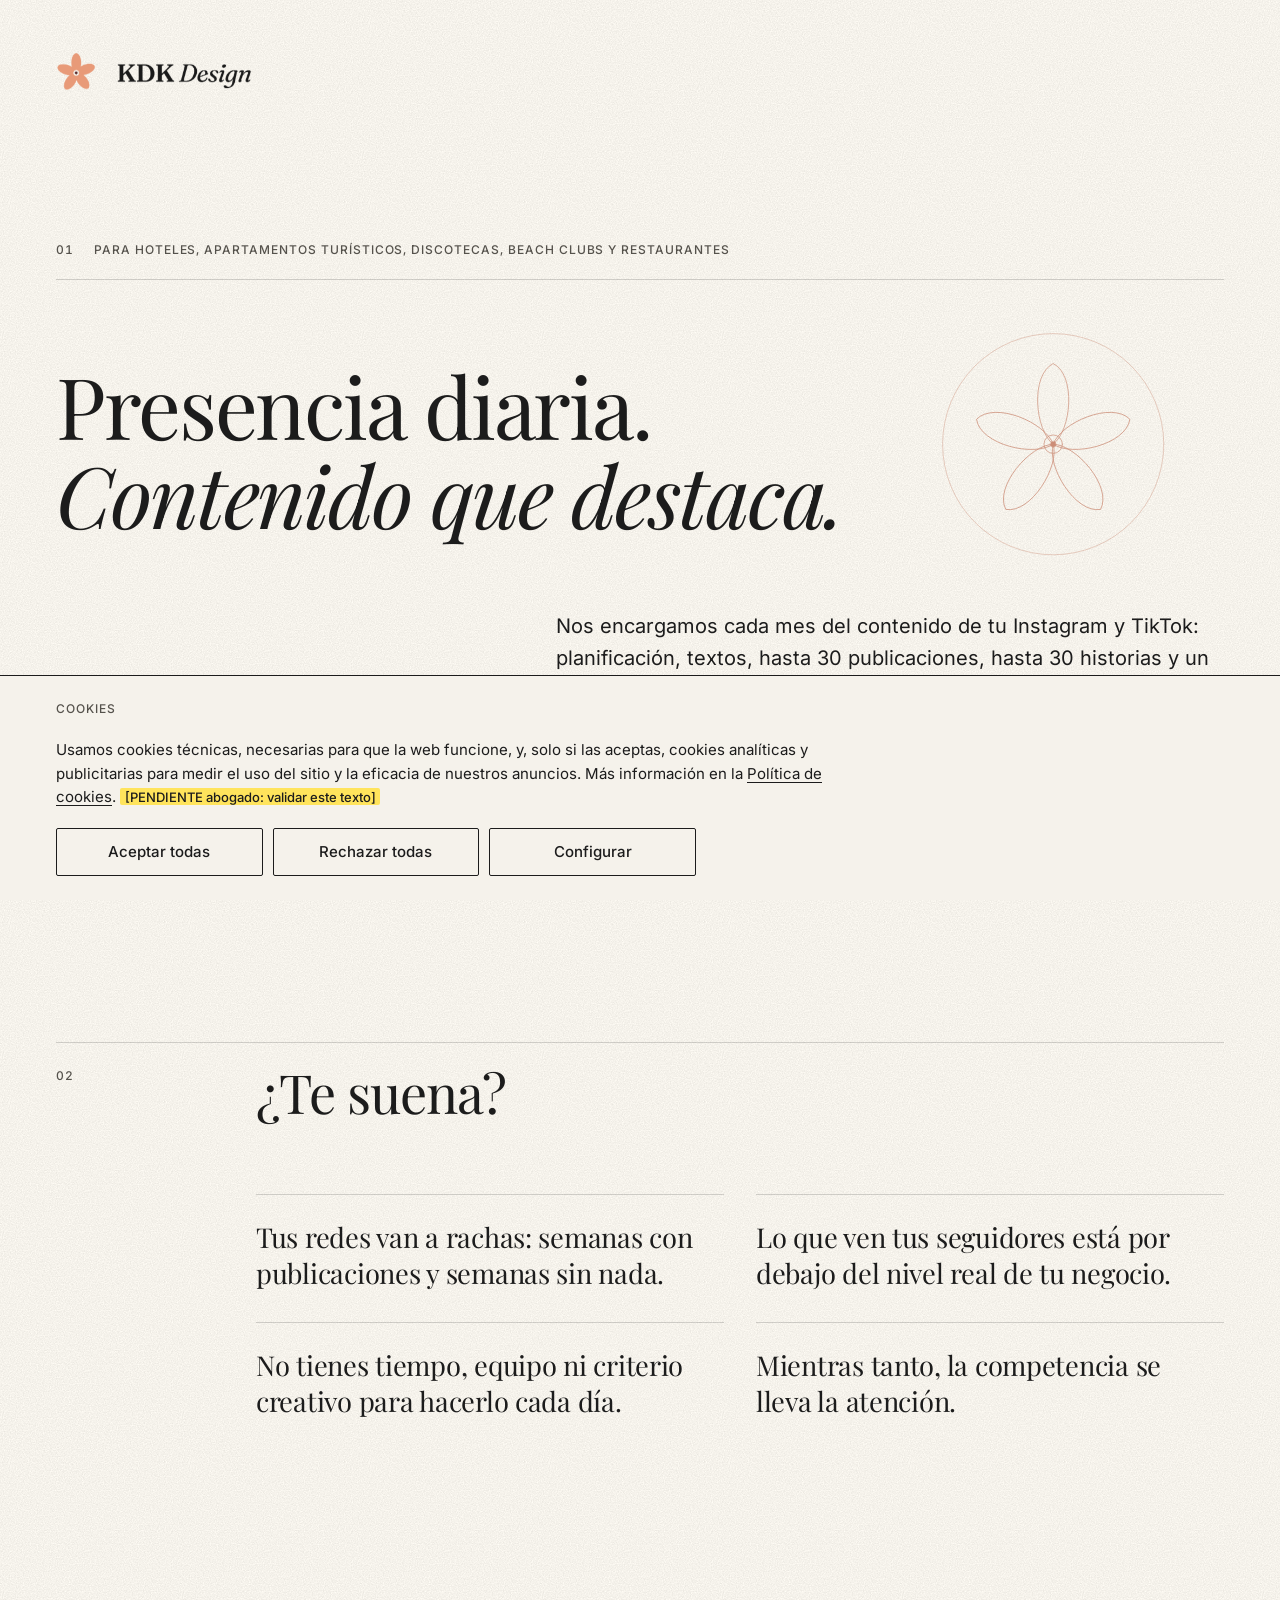
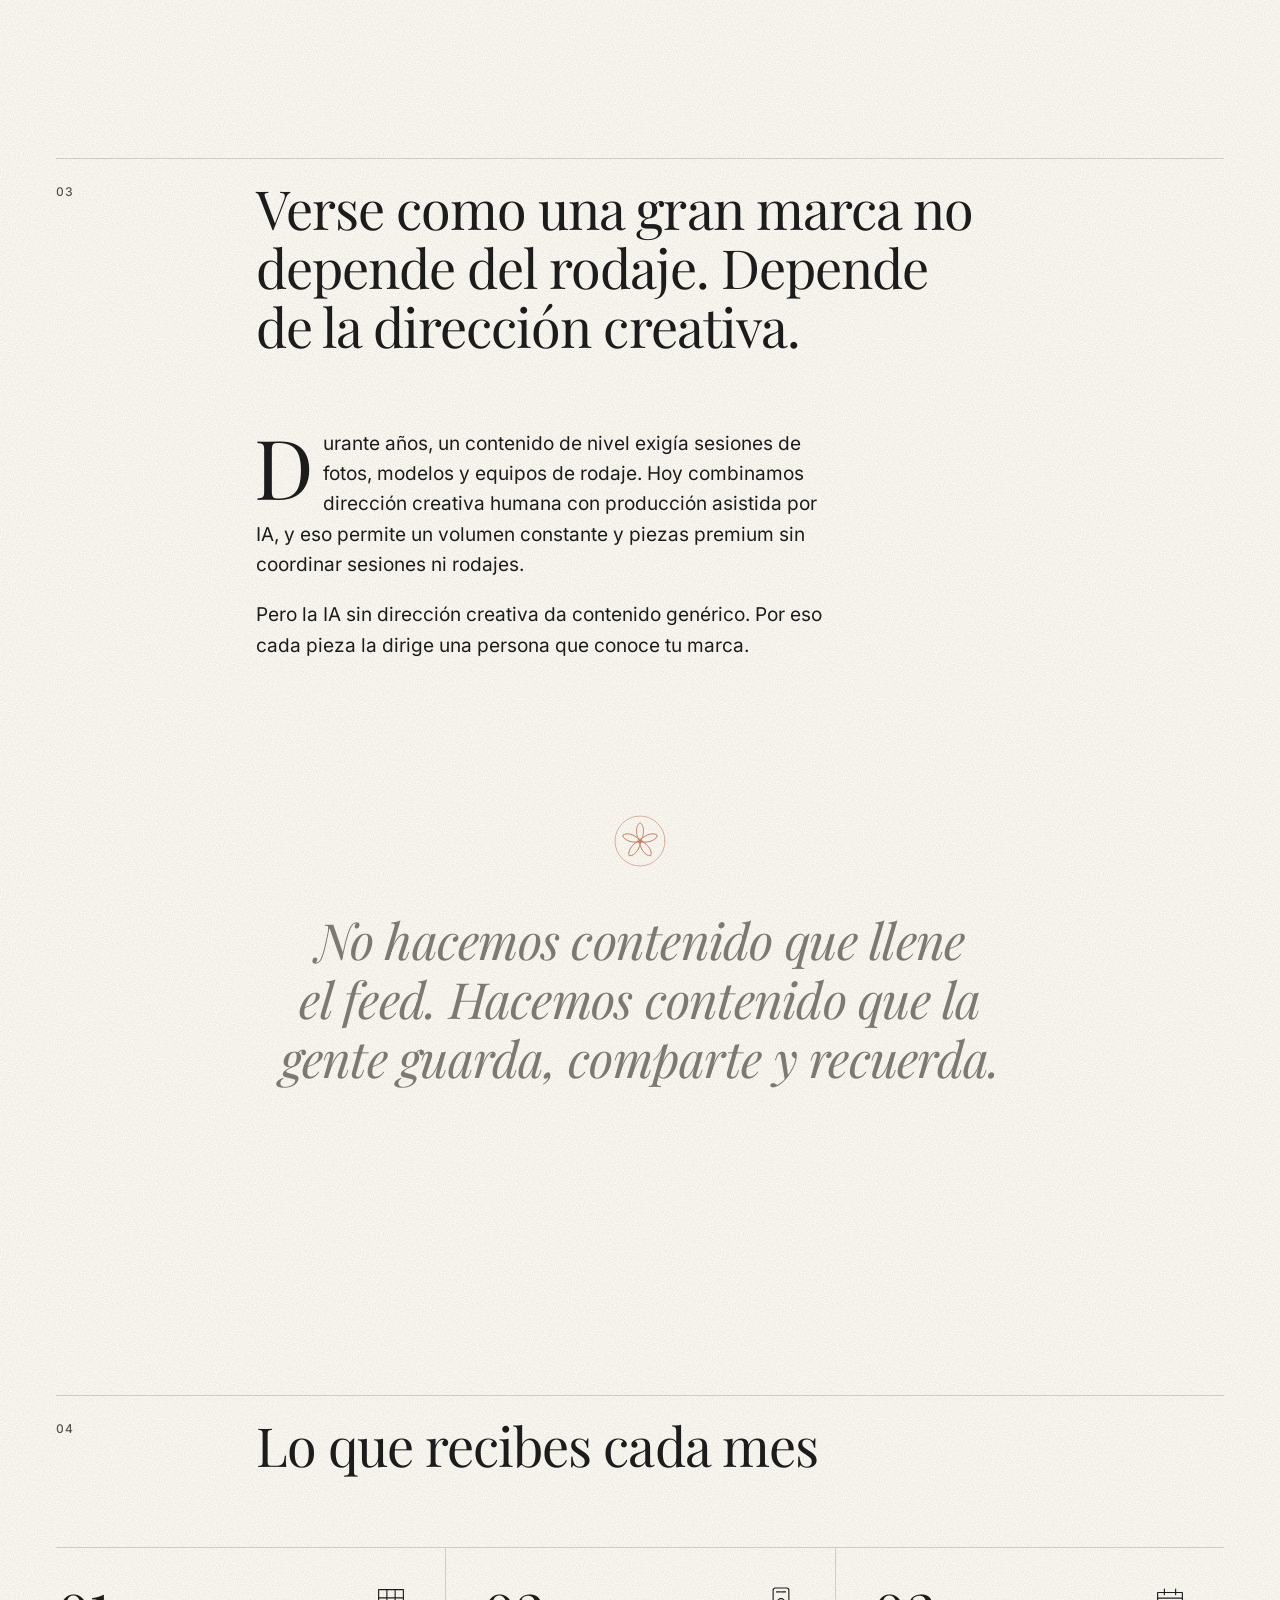
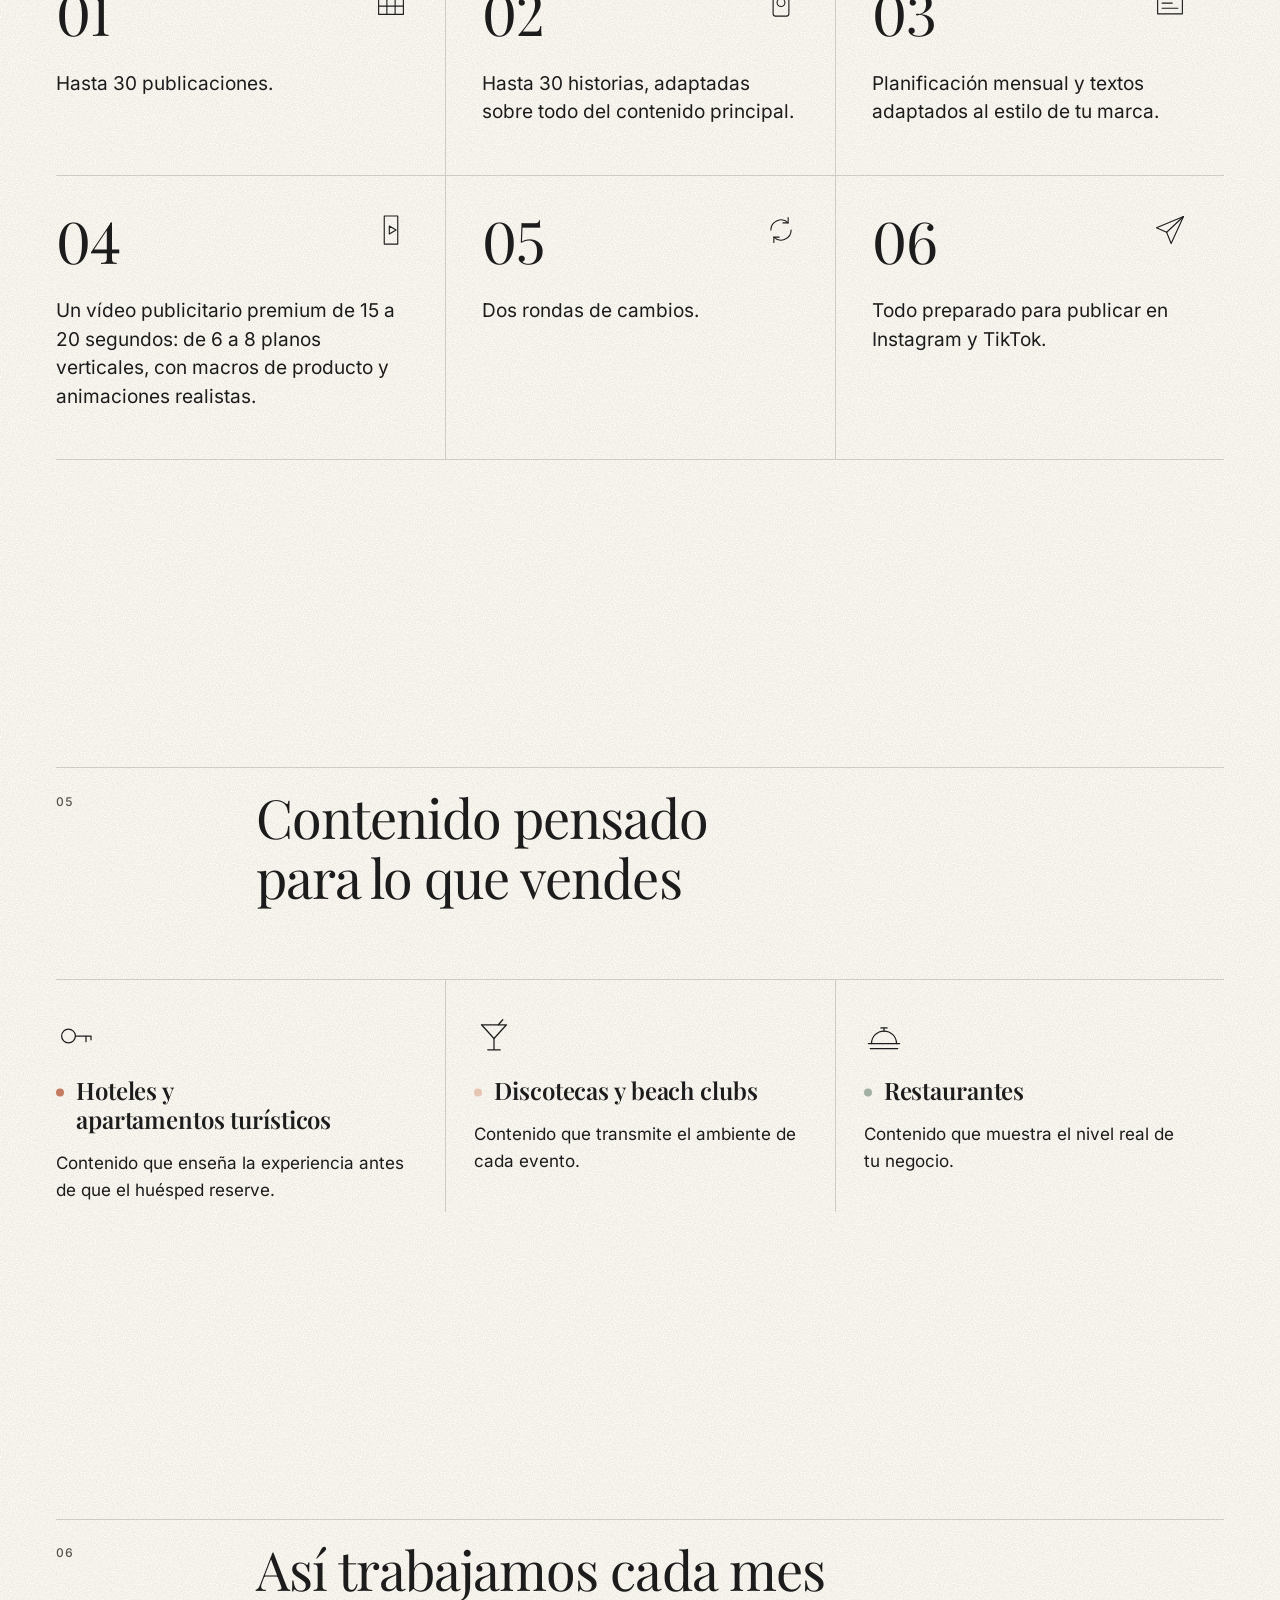
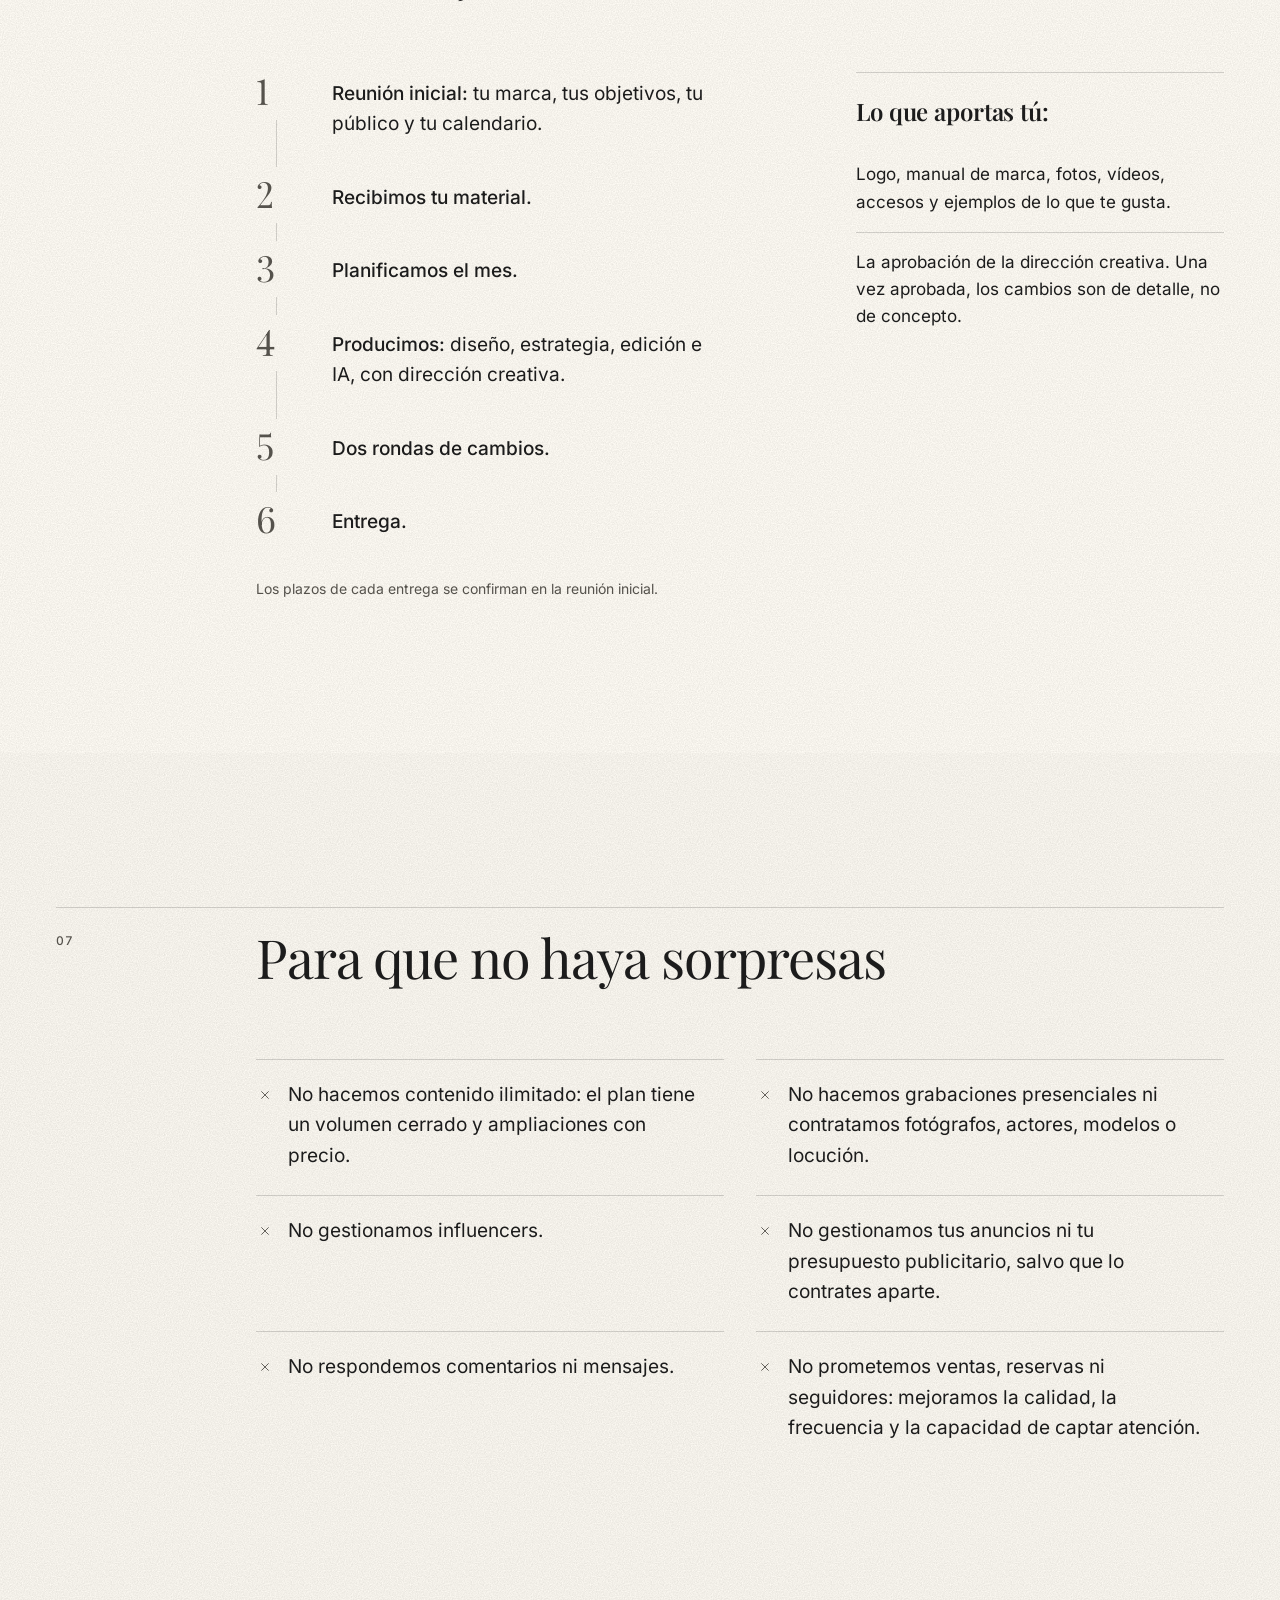
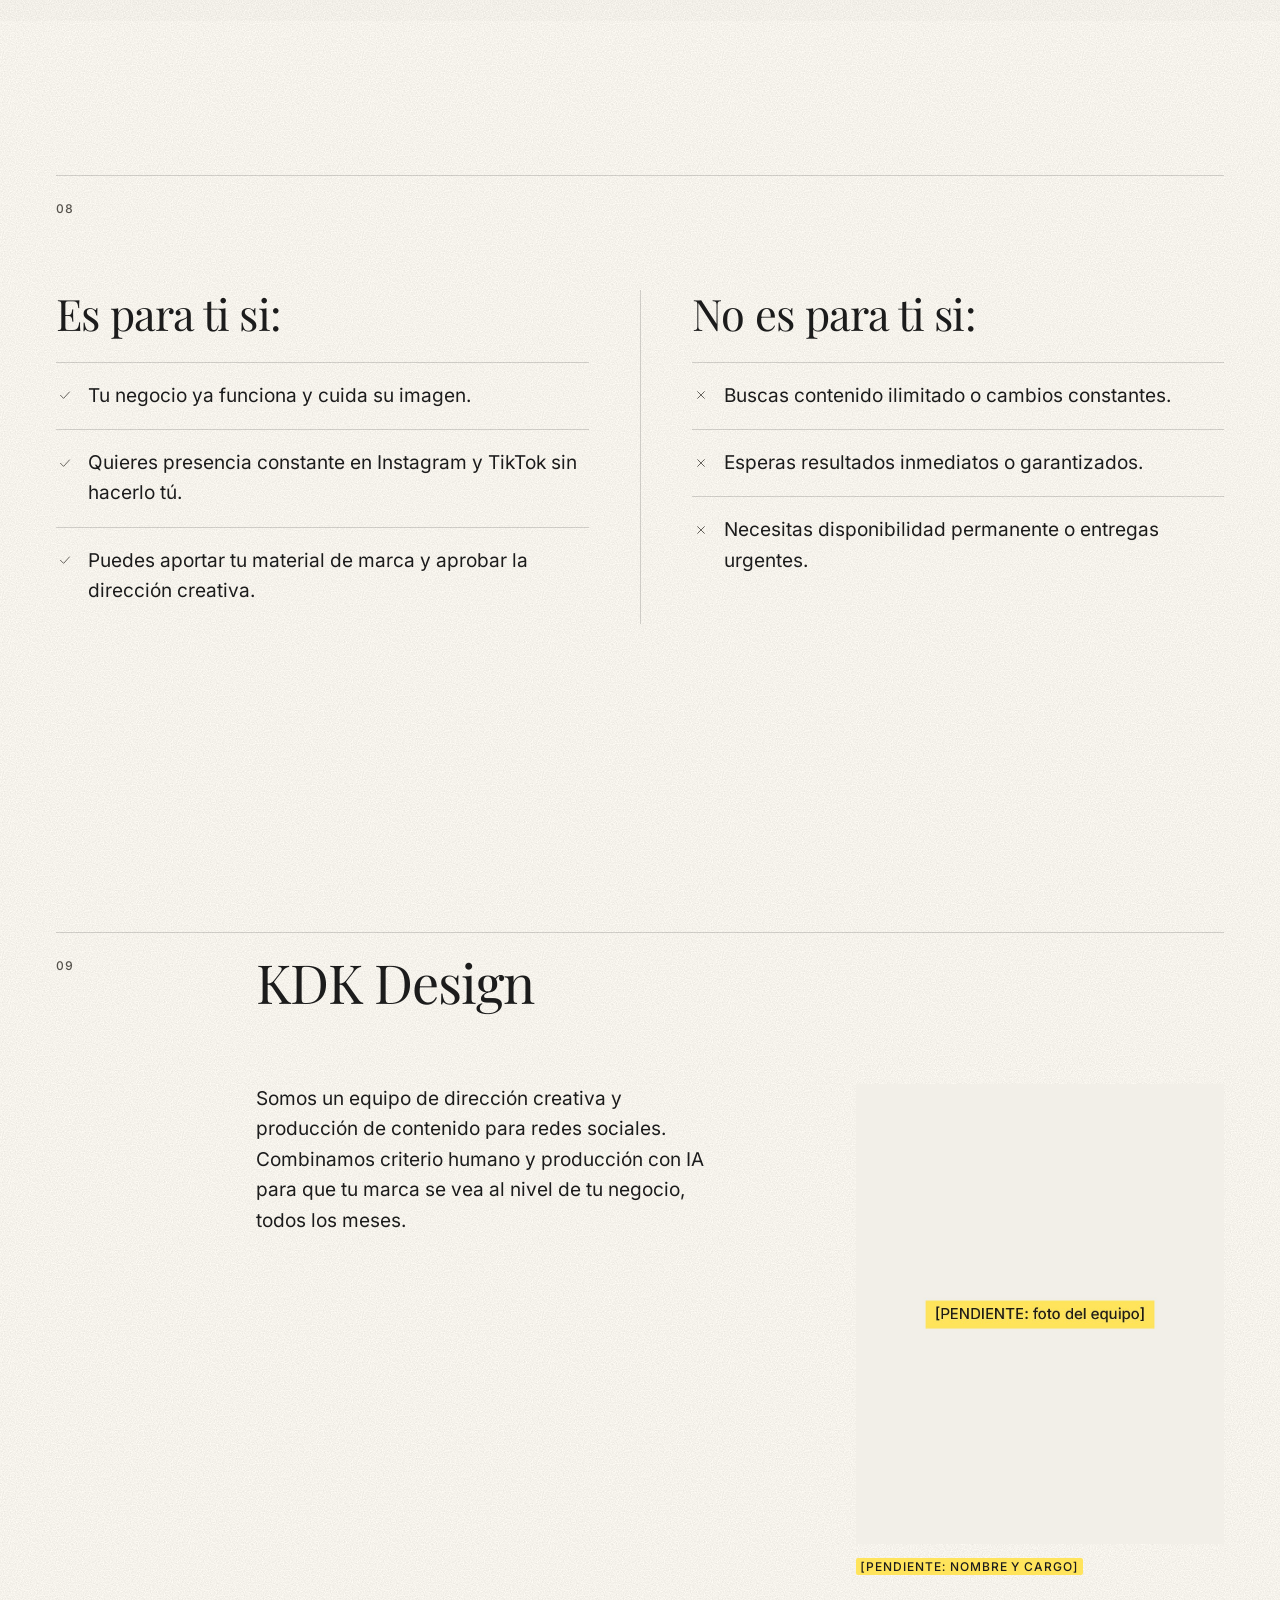
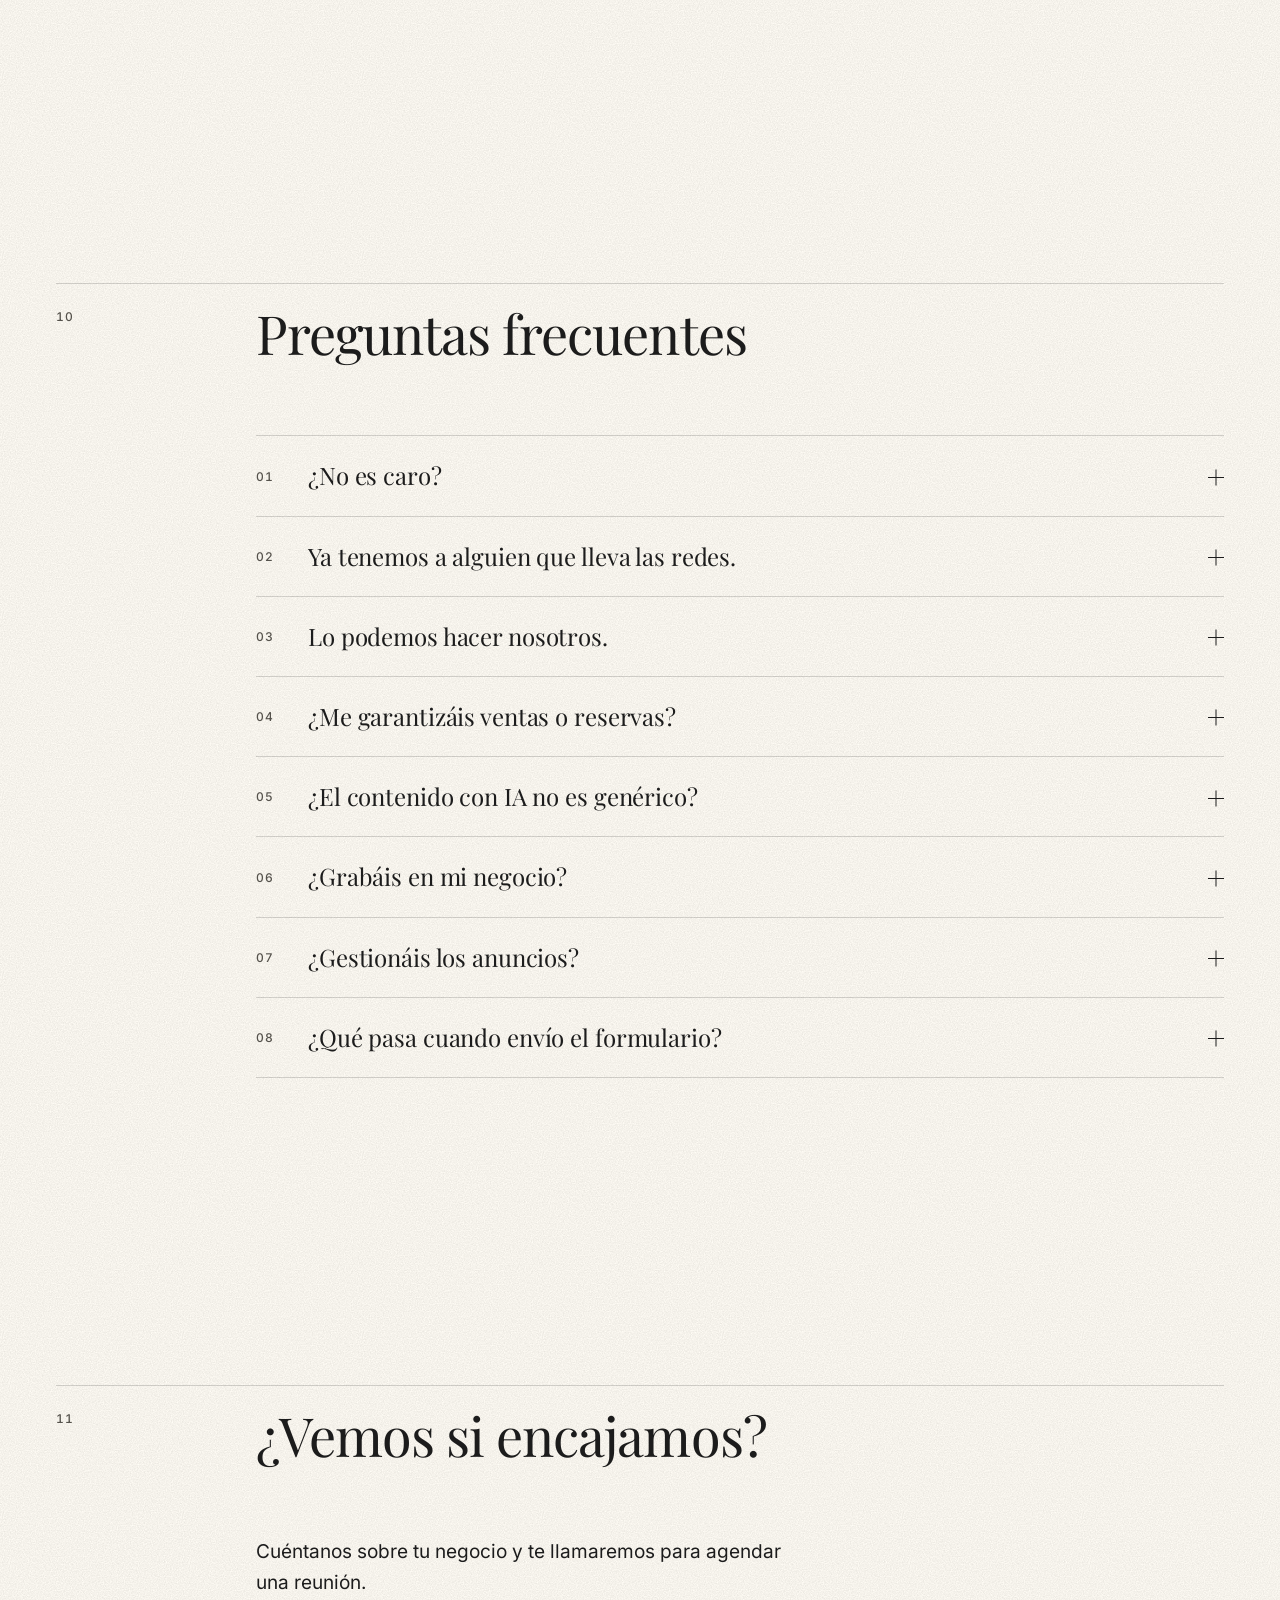
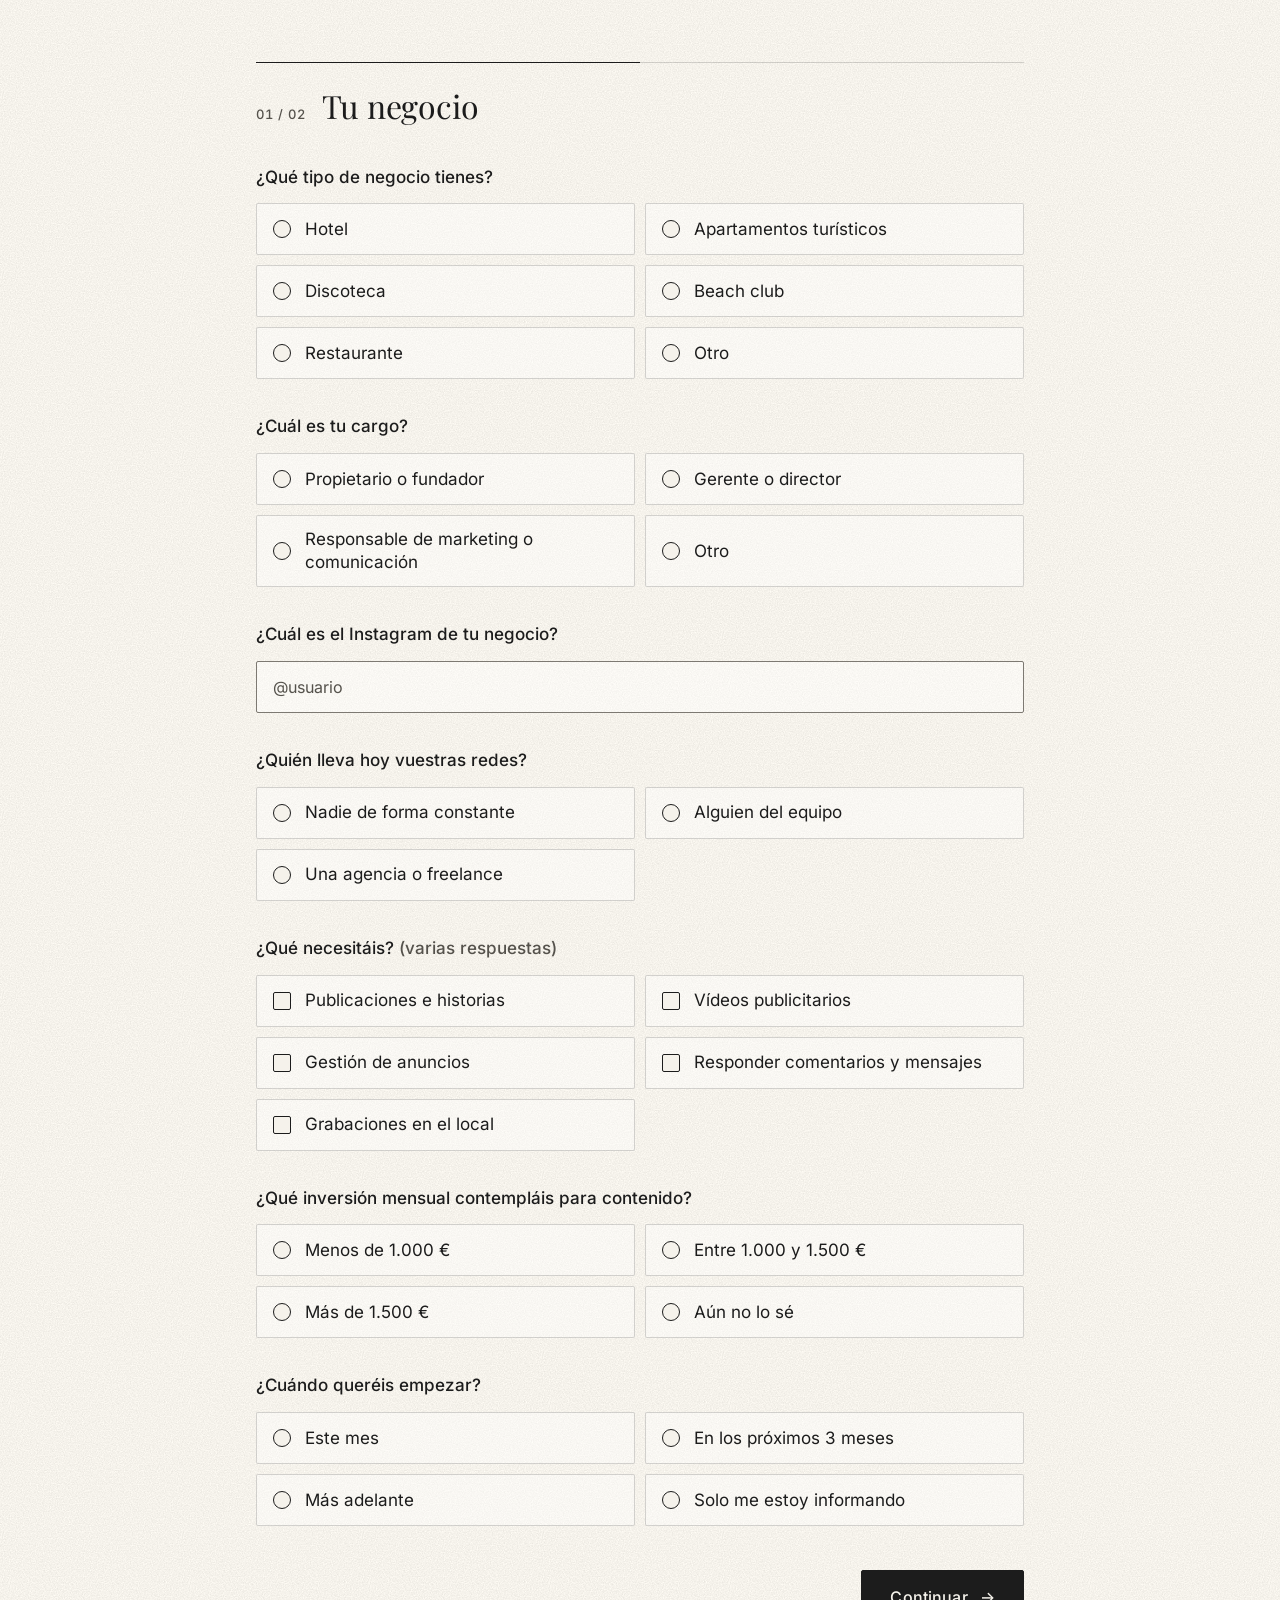
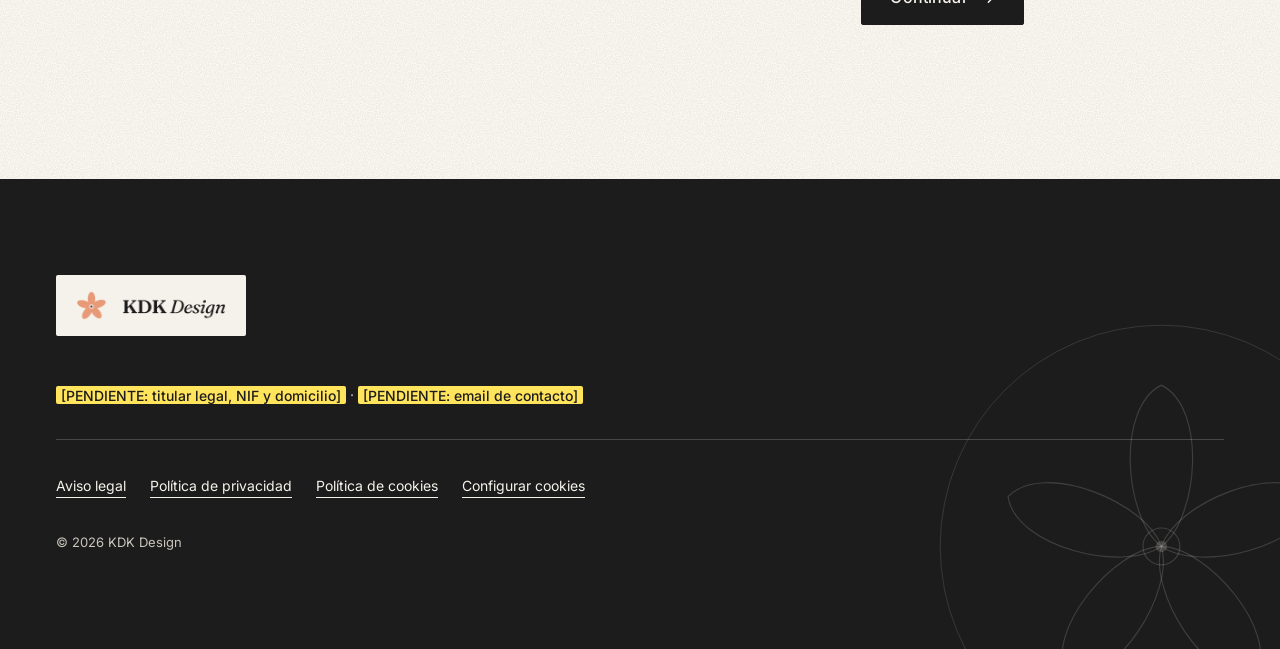
<file: index.html>
<!doctype html>
<html lang="es" data-raiz="">
<head>
  <meta charset="utf-8">
  <meta name="viewport" content="width=device-width, initial-scale=1, viewport-fit=cover">
  <title>KDK Design · Presencia diaria. Contenido que destaca.</title>
  <meta name="description" content="Nos encargamos cada mes del contenido de tu Instagram y TikTok: planificación, textos, hasta 30 publicaciones, hasta 30 historias y un vídeo publicitario premium. Tú apruebas la dirección creativa y nosotros producimos, sin que tengas que dedicarle tu día a día.">
  <!-- Landing de pauta: no se indexa, pero se siguen los enlaces. -->
  <meta name="robots" content="noindex, follow">
  <meta name="theme-color" content="#F5F2EB">
  <link rel="icon" type="image/png" sizes="64x64" href="assets/img/favicon.png">
  <link rel="apple-touch-icon" href="assets/img/apple-touch-icon.png">
  <link rel="preload" href="assets/fonts/playfair-display-400.woff2" as="font" type="font/woff2" crossorigin>
  <link rel="preload" href="assets/fonts/playfair-display-400-italic.woff2" as="font" type="font/woff2" crossorigin>
  <link rel="preload" href="assets/fonts/inter-400.woff2" as="font" type="font/woff2" crossorigin>
  <link rel="stylesheet" href="assets/css/styles.css?v=20261012">
  <script>document.documentElement.classList.add("js");</script>
  <!-- Scripts diferidos, en este orden: config.js y consent.js (consentimiento denegado
       por defecto antes de cargar GTM) van primero; el resto solo enriquece la página. -->
  <script src="assets/js/config.js?v=20261012" defer></script>
  <script src="assets/js/consent.js?v=20261012" defer></script>
  <script src="assets/js/datalayer.js?v=20261012" defer></script>
  <script src="assets/js/portafolio.js?v=20261012" defer></script>
  <script src="assets/js/formulario.js?v=20261012" defer></script>
  <script src="assets/js/main.js?v=20261012" defer></script>
</head>
<body class="con-barra-fija">

  <a class="saltar" href="#contenido">Saltar al contenido</a>
  <div class="progreso-lectura" aria-hidden="true"><span data-progreso-lectura></span></div>

  <header class="barra" id="inicio">
    <div class="contenedor">
      <a class="barra__logo" href="#inicio">
        <img src="assets/img/logo-kdk.webp" alt="KDK Design" width="660" height="131">
      </a>
    </div>
  </header>

  <main id="contenido" tabindex="-1">

    <!-- 01 · Cabecera (tipográfica, sin imágenes) -->
    <section class="cabecera" data-seccion aria-labelledby="titulo-cabecera">
      <div class="contenedor rejilla">
        <svg class="flor flor--cabecera" viewBox="0 0 200 200" aria-hidden="true" focusable="false"><circle class="flor__aro" pathLength="1" cx="100" cy="100" r="96"/><g class="flor__petalos"><path pathLength="1" transform="rotate(0 100 100)" d="M100 100C84 88 80 40 100 30C120 40 116 88 100 100Z"/><path pathLength="1" transform="rotate(72 100 100)" d="M100 100C84 88 80 40 100 30C120 40 116 88 100 100Z"/><path pathLength="1" transform="rotate(144 100 100)" d="M100 100C84 88 80 40 100 30C120 40 116 88 100 100Z"/><path pathLength="1" transform="rotate(216 100 100)" d="M100 100C84 88 80 40 100 30C120 40 116 88 100 100Z"/><path pathLength="1" transform="rotate(288 100 100)" d="M100 100C84 88 80 40 100 30C120 40 116 88 100 100Z"/></g><circle pathLength="1" cx="100" cy="100" r="8"/><circle class="flor__punto" cx="100" cy="100" r="2.5"/></svg>
        <p class="cabecera__antetitulo meta">
          <span class="num" data-num aria-hidden="true">01</span>
          <span>Para hoteles, apartamentos turísticos, discotecas, beach clubs y restaurantes</span>
        </p>
        <h1 id="titulo-cabecera" class="cabecera__titulo">
          <span class="cabecera__linea">Presencia diaria.</span>
          <span class="cabecera__linea italica">Contenido que destaca.</span>
        </h1>
        <div class="cabecera__cuerpo">
          <p class="cabecera__subtitulo">Nos encargamos cada mes del contenido de tu Instagram y TikTok: planificación, textos, hasta 30 publicaciones, hasta 30 historias y un vídeo publicitario premium. Tú apruebas la dirección creativa y nosotros producimos, sin que tengas que dedicarle tu día a día.</p>
          <div class="cabecera__accion">
            <a class="cta" href="#formulario" data-cta="hero"><span class="cta__texto"><span class="cta__linea">Ver si encajamos</span><span class="cta__linea" aria-hidden="true">Ver si encajamos</span></span> <span class="flecha" aria-hidden="true">→</span></a>
            <p class="nota">Unas preguntas sobre tu negocio y te llamamos para agendar una reunión.</p>
          </div>
        </div>
      </div>
    </section>

    <!-- 02 · El problema -->
    <section class="seccion" data-seccion aria-labelledby="titulo-problema">
      <div class="contenedor rejilla">
        <header class="seccion__cabecera" data-reveal>
          <span class="num" data-num aria-hidden="true">02</span>
          <h2 id="titulo-problema">¿Te suena?</h2>
        </header>
        <ul class="problemas col-contenido" role="list" data-reveal data-escalonado>
          <li>Tus redes van a rachas: semanas con publicaciones y semanas sin nada.</li>
          <li>Lo que ven tus seguidores está por debajo del nivel real de tu negocio.</li>
          <li>No tienes tiempo, equipo ni criterio creativo para hacerlo cada día.</li>
          <li>Mientras tanto, la competencia se lleva la atención.</li>
        </ul>
      </div>
    </section>

    <!-- 03 · La idea -->
    <section class="seccion" data-seccion aria-labelledby="titulo-idea">
      <div class="contenedor rejilla">
        <header class="seccion__cabecera" data-reveal>
          <span class="num" data-num aria-hidden="true">03</span>
          <h2 id="titulo-idea">Verse como una gran marca no depende del rodaje. Depende de la dirección creativa.</h2>
        </header>
        <div class="idea__texto col-texto" data-reveal data-capitular>
          <p>Durante años, un contenido de nivel exigía sesiones de fotos, modelos y equipos de rodaje. Hoy combinamos dirección creativa humana con producción asistida por IA, y eso permite un volumen constante y piezas premium sin coordinar sesiones ni rodajes.</p>
          <p>Pero la IA sin dirección creativa da contenido genérico. Por eso cada pieza la dirige una persona que conoce tu marca.</p>
        </div>
        <div class="cita" data-reveal>
          <svg class="flor flor--cita" viewBox="0 0 200 200" aria-hidden="true" focusable="false"><circle class="flor__aro" pathLength="1" cx="100" cy="100" r="96"/><g class="flor__petalos"><path pathLength="1" transform="rotate(0 100 100)" d="M100 100C84 88 80 40 100 30C120 40 116 88 100 100Z"/><path pathLength="1" transform="rotate(72 100 100)" d="M100 100C84 88 80 40 100 30C120 40 116 88 100 100Z"/><path pathLength="1" transform="rotate(144 100 100)" d="M100 100C84 88 80 40 100 30C120 40 116 88 100 100Z"/><path pathLength="1" transform="rotate(216 100 100)" d="M100 100C84 88 80 40 100 30C120 40 116 88 100 100Z"/><path pathLength="1" transform="rotate(288 100 100)" d="M100 100C84 88 80 40 100 30C120 40 116 88 100 100Z"/></g><circle pathLength="1" cx="100" cy="100" r="8"/><circle class="flor__punto" cx="100" cy="100" r="2.5"/></svg>
          <p data-cita-palabras>No hacemos contenido que llene el feed. Hacemos contenido que la gente guarda, comparte y recuerda.</p>
        </div>
      </div>
    </section>

    <!-- 04 · Qué incluye cada mes -->
    <section class="seccion" id="incluye" data-seccion aria-labelledby="titulo-incluye">
      <div class="contenedor rejilla">
        <header class="seccion__cabecera" data-reveal>
          <span class="num" data-num aria-hidden="true">04</span>
          <h2 id="titulo-incluye">Lo que recibes cada mes</h2>
        </header>
        <ol class="incluye" role="list" data-reveal data-escalonado>
          <li><div class="incluye__cabeza"><span class="incluye__num" aria-hidden="true">01</span><svg class="icono" viewBox="0 0 32 32" aria-hidden="true" focusable="false"><path pathLength="1" d="M5 5h22v22H5z"/><path pathLength="1" d="M12.33 5v22M19.67 5v22M5 12.33h22M5 19.67h22"/></svg></div><p>Hasta 30 publicaciones.</p></li>
          <li><div class="incluye__cabeza"><span class="incluye__num" aria-hidden="true">02</span><svg class="icono" viewBox="0 0 32 32" aria-hidden="true" focusable="false"><path pathLength="1" d="M11 3.5h10a2 2 0 0 1 2 2v21a2 2 0 0 1-2 2H11a2 2 0 0 1-2-2v-21a2 2 0 0 1 2-2z"/><path pathLength="1" d="M12 7h3.5M16.5 7H20"/><circle pathLength="1" cx="16" cy="16.5" r="3.5"/></svg></div><p>Hasta 30 historias, adaptadas sobre todo del contenido principal.</p></li>
          <li><div class="incluye__cabeza"><span class="incluye__num" aria-hidden="true">03</span><svg class="icono" viewBox="0 0 32 32" aria-hidden="true" focusable="false"><path pathLength="1" d="M5 7.5h22v19H5z"/><path pathLength="1" d="M5 12.5h22M11 4.5v5M21 4.5v5"/><path pathLength="1" d="M9 17h9M9 21.5h14"/></svg></div><p>Planificación mensual y textos adaptados al estilo de tu marca.</p></li>
          <li><div class="incluye__cabeza"><span class="incluye__num" aria-hidden="true">04</span><svg class="icono" viewBox="0 0 32 32" aria-hidden="true" focusable="false"><path pathLength="1" d="M10 3.5h12v25H10z"/><path pathLength="1" d="M14.5 12.5v7l6-3.5z"/></svg></div><p>Un vídeo publicitario premium de 15 a 20 segundos: de 6 a 8 planos verticales, con macros de producto y animaciones realistas.</p></li>
          <li><div class="incluye__cabeza"><span class="incluye__num" aria-hidden="true">05</span><svg class="icono" viewBox="0 0 32 32" aria-hidden="true" focusable="false"><path pathLength="1" d="M7 16a9 9 0 0 1 15.36-6.36"/><path pathLength="1" d="M22.36 5v4.64H17.7"/><path pathLength="1" d="M25 16a9 9 0 0 1-15.36 6.36"/><path pathLength="1" d="M9.64 27v-4.64h4.66"/></svg></div><p>Dos rondas de cambios.</p></li>
          <li><div class="incluye__cabeza"><span class="incluye__num" aria-hidden="true">06</span><svg class="icono" viewBox="0 0 32 32" aria-hidden="true" focusable="false"><path pathLength="1" d="M28 4 4 14l9 4 4 10z"/><path pathLength="1" d="M13 18 28 4"/></svg></div><p>Todo preparado para publicar en Instagram y TikTok.</p></li>
        </ol>
      </div>
    </section>

    <!-- 05 · El vídeo premium y 06 · Portafolio: los inserta portafolio.js
         solo si hay VIDEO_URL y al menos 3 piezas en PORTAFOLIO (config.js). -->

    <!-- 07 · Por tipo de negocio -->
    <section class="seccion" data-seccion aria-labelledby="titulo-sectores">
      <div class="contenedor rejilla">
        <header class="seccion__cabecera" data-reveal>
          <span class="num" data-num aria-hidden="true">05</span>
          <h2 id="titulo-sectores">Contenido pensado para lo que vendes</h2>
        </header>
        <div class="sectores" data-reveal data-escalonado>
          <article class="sector">
            <svg class="icono icono--sector" viewBox="0 0 32 32" aria-hidden="true" focusable="false"><circle pathLength="1" cx="10" cy="16" r="5.5"/><path pathLength="1" d="M15.5 16H28M24 16v4.5M28 16v3"/></svg>
            <h3><span class="punto punto--terracota" aria-hidden="true"></span>Hoteles y apartamentos turísticos</h3>
            <p>Contenido que enseña la experiencia antes de que el huésped reserve.</p>
          </article>
          <article class="sector">
            <svg class="icono icono--sector" viewBox="0 0 32 32" aria-hidden="true" focusable="false"><path pathLength="1" d="M6 7h20L16 18z"/><path pathLength="1" d="M16 18v9M11 27h10"/><path pathLength="1" d="M19.5 7 23 3"/></svg>
            <h3><span class="punto punto--melocoton" aria-hidden="true"></span>Discotecas y beach clubs</h3>
            <p>Contenido que transmite el ambiente de cada evento.</p>
          </article>
          <article class="sector">
            <svg class="icono icono--sector" viewBox="0 0 32 32" aria-hidden="true" focusable="false"><path pathLength="1" d="M6 22a10 10 0 0 1 20 0"/><path pathLength="1" d="M3.5 22h25M16 12V9.5M13.5 9.5h5M5 26h22"/></svg>
            <h3><span class="punto punto--salvia" aria-hidden="true"></span>Restaurantes</h3>
            <p>Contenido que muestra el nivel real de tu negocio.</p>
          </article>
        </div>
      </div>
    </section>

    <!-- 08 · Cómo trabajamos -->
    <section class="seccion" data-seccion aria-labelledby="titulo-trabajo">
      <div class="contenedor rejilla">
        <header class="seccion__cabecera" data-reveal>
          <span class="num" data-num aria-hidden="true">06</span>
          <h2 id="titulo-trabajo">Así trabajamos cada mes</h2>
        </header>
        <div class="pasos-bloque col-contenido" data-reveal>
          <ol class="pasos" role="list" data-pasos>
            <li><span class="paso__num" aria-hidden="true">1</span><p><strong>Reunión inicial:</strong> tu marca, tus objetivos, tu público y tu calendario.</p></li>
            <li><span class="paso__num" aria-hidden="true">2</span><p><strong>Recibimos tu material.</strong></p></li>
            <li><span class="paso__num" aria-hidden="true">3</span><p><strong>Planificamos el mes.</strong></p></li>
            <li><span class="paso__num" aria-hidden="true">4</span><p><strong>Producimos:</strong> diseño, estrategia, edición e IA, con dirección creativa.</p></li>
            <li><span class="paso__num" aria-hidden="true">5</span><p><strong>Dos rondas de cambios.</strong></p></li>
            <li><span class="paso__num" aria-hidden="true">6</span><p><strong>Entrega.</strong></p></li>
          </ol>
          <p class="trabajo__nota nota">Los plazos de cada entrega se confirman en la reunión inicial.</p>
        </div>
        <div class="aportas col-contenido" data-reveal>
          <h3>Lo que aportas tú:</h3>
          <ul role="list">
            <li>Logo, manual de marca, fotos, vídeos, accesos y ejemplos de lo que te gusta.</li>
            <li>La aprobación de la dirección creativa. Una vez aprobada, los cambios son de detalle, no de concepto.</li>
          </ul>
        </div>
      </div>
    </section>

    <!-- 09 · Lo que no hacemos -->
    <section class="seccion seccion--calida" data-seccion aria-labelledby="titulo-no-hacemos">
      <div class="contenedor rejilla">
        <header class="seccion__cabecera" data-reveal>
          <span class="num" data-num aria-hidden="true">07</span>
          <h2 id="titulo-no-hacemos">Para que no haya sorpresas</h2>
        </header>
        <ul class="no-hacemos col-contenido" role="list" data-reveal data-escalonado>
          <li><svg class="icono icono--marca" viewBox="0 0 32 32" aria-hidden="true" focusable="false"><path pathLength="1" d="M10 10l12 12M22 10 10 22"/></svg><span>No hacemos contenido ilimitado: el plan tiene un volumen cerrado y ampliaciones con precio.</span></li>
          <li><svg class="icono icono--marca" viewBox="0 0 32 32" aria-hidden="true" focusable="false"><path pathLength="1" d="M10 10l12 12M22 10 10 22"/></svg><span>No hacemos grabaciones presenciales ni contratamos fotógrafos, actores, modelos o locución.</span></li>
          <li><svg class="icono icono--marca" viewBox="0 0 32 32" aria-hidden="true" focusable="false"><path pathLength="1" d="M10 10l12 12M22 10 10 22"/></svg><span>No gestionamos influencers.</span></li>
          <li><svg class="icono icono--marca" viewBox="0 0 32 32" aria-hidden="true" focusable="false"><path pathLength="1" d="M10 10l12 12M22 10 10 22"/></svg><span>No gestionamos tus anuncios ni tu presupuesto publicitario, salvo que lo contrates aparte.</span></li>
          <li><svg class="icono icono--marca" viewBox="0 0 32 32" aria-hidden="true" focusable="false"><path pathLength="1" d="M10 10l12 12M22 10 10 22"/></svg><span>No respondemos comentarios ni mensajes.</span></li>
          <li><svg class="icono icono--marca" viewBox="0 0 32 32" aria-hidden="true" focusable="false"><path pathLength="1" d="M10 10l12 12M22 10 10 22"/></svg><span>No prometemos ventas, reservas ni seguidores: mejoramos la calidad, la frecuencia y la capacidad de captar atención.</span></li>
        </ul>
      </div>
    </section>

    <!-- 10 · Para quién es y para quién no -->
    <section class="seccion" data-seccion aria-labelledby="titulo-es-para-ti titulo-no-es-para-ti">
      <div class="contenedor rejilla">
        <div class="seccion__cabecera" data-reveal>
          <span class="num" data-num aria-hidden="true">08</span>
        </div>
        <div class="encaje" data-reveal>
          <div class="encaje__columna">
            <h2 id="titulo-es-para-ti">Es para ti si:</h2>
            <ul role="list">
              <li><svg class="icono icono--marca" viewBox="0 0 32 32" aria-hidden="true" focusable="false"><path pathLength="1" d="M8 16.5l5.5 5.5L24 10.5"/></svg><span>Tu negocio ya funciona y cuida su imagen.</span></li>
              <li><svg class="icono icono--marca" viewBox="0 0 32 32" aria-hidden="true" focusable="false"><path pathLength="1" d="M8 16.5l5.5 5.5L24 10.5"/></svg><span>Quieres presencia constante en Instagram y TikTok sin hacerlo tú.</span></li>
              <li><svg class="icono icono--marca" viewBox="0 0 32 32" aria-hidden="true" focusable="false"><path pathLength="1" d="M8 16.5l5.5 5.5L24 10.5"/></svg><span>Puedes aportar tu material de marca y aprobar la dirección creativa.</span></li>
            </ul>
          </div>
          <div class="encaje__columna">
            <h2 id="titulo-no-es-para-ti">No es para ti si:</h2>
            <ul role="list">
              <li><svg class="icono icono--marca" viewBox="0 0 32 32" aria-hidden="true" focusable="false"><path pathLength="1" d="M10 10l12 12M22 10 10 22"/></svg><span>Buscas contenido ilimitado o cambios constantes.</span></li>
              <li><svg class="icono icono--marca" viewBox="0 0 32 32" aria-hidden="true" focusable="false"><path pathLength="1" d="M10 10l12 12M22 10 10 22"/></svg><span>Esperas resultados inmediatos o garantizados.</span></li>
              <li><svg class="icono icono--marca" viewBox="0 0 32 32" aria-hidden="true" focusable="false"><path pathLength="1" d="M10 10l12 12M22 10 10 22"/></svg><span>Necesitas disponibilidad permanente o entregas urgentes.</span></li>
            </ul>
          </div>
        </div>
      </div>
    </section>

    <!-- 11 · Quiénes somos -->
    <section class="seccion" data-seccion aria-labelledby="titulo-equipo">
      <div class="contenedor rejilla">
        <header class="seccion__cabecera" data-reveal>
          <span class="num" data-num aria-hidden="true">09</span>
          <h2 id="titulo-equipo">KDK Design</h2>
        </header>
        <div class="equipo__texto col-contenido" data-reveal>
          <p>Somos un equipo de dirección creativa y producción de contenido para redes sociales. Combinamos criterio humano y producción con IA para que tu marca se vea al nivel de tu negocio, todos los meses.</p>
        </div>
        <figure class="equipo__foto" data-reveal>
          <!-- Sustituye assets/img/foto-equipo.jpg por la foto real y ajusta width/height a sus medidas. -->
          <div class="foto">
            <img src="assets/img/foto-equipo.jpg" alt="Equipo de KDK Design" width="1200" height="1500" loading="lazy" decoding="async" data-parallax>
          </div>
          <figcaption class="meta" data-pie-foto><span class="pendiente">[PENDIENTE: nombre y cargo]</span></figcaption>
        </figure>
      </div>
    </section>

    <!-- 12 · Preguntas frecuentes -->
    <section class="seccion" data-seccion aria-labelledby="titulo-faq">
      <div class="contenedor rejilla">
        <header class="seccion__cabecera" data-reveal>
          <span class="num" data-num aria-hidden="true">10</span>
          <h2 id="titulo-faq">Preguntas frecuentes</h2>
        </header>
        <div class="faq col-contenido" data-reveal>
          <details>
            <summary><span class="faq__num" aria-hidden="true">01</span><span class="faq__pregunta">¿No es caro?</span><span class="faq__icono" aria-hidden="true"></span></summary>
            <p class="faq__respuesta">Incluye planificación, hasta 30 publicaciones, hasta 30 historias, textos, adaptación a tu marca y un vídeo premium al mes. Sustituye coordinar a varias personas, con un coste controlado.</p>
          </details>
          <details>
            <summary><span class="faq__num" aria-hidden="true">02</span><span class="faq__pregunta">Ya tenemos a alguien que lleva las redes.</span><span class="faq__icono" aria-hidden="true"></span></summary>
            <p class="faq__respuesta">Complementamos, no sustituimos: más capacidad, dirección creativa y piezas premium.</p>
          </details>
          <details>
            <summary><span class="faq__num" aria-hidden="true">03</span><span class="faq__pregunta">Lo podemos hacer nosotros.</span><span class="faq__icono" aria-hidden="true"></span></summary>
            <p class="faq__respuesta">Pregúntate cuánto tiempo os consume, con qué frecuencia publicáis y si lo que publicáis refleja el nivel de vuestro negocio.</p>
          </details>
          <details>
            <summary><span class="faq__num" aria-hidden="true">04</span><span class="faq__pregunta">¿Me garantizáis ventas o reservas?</span><span class="faq__icono" aria-hidden="true"></span></summary>
            <p class="faq__respuesta">No prometemos ventas ni reservas. Mejoramos la calidad, la frecuencia y la capacidad de captar atención. El resultado depende también de tu oferta, tu reputación, tus precios y cómo vendes.</p>
          </details>
          <details>
            <summary><span class="faq__num" aria-hidden="true">05</span><span class="faq__pregunta">¿El contenido con IA no es genérico?</span><span class="faq__icono" aria-hidden="true"></span></summary>
            <p class="faq__respuesta">Solo si se usa sin dirección creativa. Cada pieza la dirige una persona que conoce tu marca.</p>
          </details>
          <details>
            <summary><span class="faq__num" aria-hidden="true">06</span><span class="faq__pregunta">¿Grabáis en mi negocio?</span><span class="faq__icono" aria-hidden="true"></span></summary>
            <p class="faq__respuesta">No hacemos grabaciones presenciales. Trabajamos con tu material y con producción asistida por IA.</p>
          </details>
          <details>
            <summary><span class="faq__num" aria-hidden="true">07</span><span class="faq__pregunta">¿Gestionáis los anuncios?</span><span class="faq__icono" aria-hidden="true"></span></summary>
            <p class="faq__respuesta">No están incluidos. Se pueden contratar aparte.</p>
          </details>
          <details>
            <summary><span class="faq__num" aria-hidden="true">08</span><span class="faq__pregunta">¿Qué pasa cuando envío el formulario?</span><span class="faq__icono" aria-hidden="true"></span></summary>
            <p class="faq__respuesta">En unos minutos te llamará el asistente de inteligencia artificial de KDK Design para confirmar tu interés y agendar una reunión con nuestro equipo.</p>
          </details>
        </div>
      </div>
    </section>

    <!-- 13 · Cierre y formulario -->
    <section class="seccion" id="formulario" data-seccion aria-labelledby="titulo-formulario">
      <div class="contenedor rejilla">
        <header class="seccion__cabecera">
          <span class="num" data-num aria-hidden="true">11</span>
          <h2 id="titulo-formulario">¿Vemos si encajamos?</h2>
        </header>
        <div class="formulario__intro col-contenido">
          <p>Cuéntanos sobre tu negocio y te llamaremos para agendar una reunión.</p>
        </div>

        <div class="formulario__caja" data-form-caja>
          <template data-plantilla-flor><svg class="flor flor--gracias" viewBox="0 0 200 200" aria-hidden="true" focusable="false"><circle class="flor__aro" pathLength="1" cx="100" cy="100" r="96"/><g class="flor__petalos"><path pathLength="1" transform="rotate(0 100 100)" d="M100 100C84 88 80 40 100 30C120 40 116 88 100 100Z"/><path pathLength="1" transform="rotate(72 100 100)" d="M100 100C84 88 80 40 100 30C120 40 116 88 100 100Z"/><path pathLength="1" transform="rotate(144 100 100)" d="M100 100C84 88 80 40 100 30C120 40 116 88 100 100Z"/><path pathLength="1" transform="rotate(216 100 100)" d="M100 100C84 88 80 40 100 30C120 40 116 88 100 100Z"/><path pathLength="1" transform="rotate(288 100 100)" d="M100 100C84 88 80 40 100 30C120 40 116 88 100 100Z"/></g><circle pathLength="1" cx="100" cy="100" r="8"/><circle class="flor__punto" cx="100" cy="100" r="2.5"/></svg></template>
          <noscript>
            <p class="formulario__error-envio">Para enviar el formulario necesitas activar JavaScript en tu navegador.</p>
          </noscript>

          <form id="form-lead" class="formulario" novalidate data-paso-actual="1">
            <div class="formulario__progreso" aria-hidden="true"><span></span></div>

            <!-- Paso 1 · Tu negocio -->
            <div class="formulario__paso" data-paso="1" data-activo="true">
              <h3 class="formulario__paso-titulo" tabindex="-1"><span class="num">01 / 02</span>Tu negocio</h3>

              <fieldset class="campo" data-campo="tipo_negocio">
                <legend class="campo__etiqueta">¿Qué tipo de negocio tienes?</legend>
                <div class="opciones">
                  <label class="opcion"><input type="radio" name="tipo_negocio" value="hotel" required><span>Hotel</span></label>
                  <label class="opcion"><input type="radio" name="tipo_negocio" value="apartamentos-turisticos"><span>Apartamentos turísticos</span></label>
                  <label class="opcion"><input type="radio" name="tipo_negocio" value="discoteca"><span>Discoteca</span></label>
                  <label class="opcion"><input type="radio" name="tipo_negocio" value="beach-club"><span>Beach club</span></label>
                  <label class="opcion"><input type="radio" name="tipo_negocio" value="restaurante"><span>Restaurante</span></label>
                  <label class="opcion"><input type="radio" name="tipo_negocio" value="otro"><span>Otro</span></label>
                </div>
                <p class="campo__error" id="error-tipo_negocio"></p>
              </fieldset>

              <fieldset class="campo" data-campo="cargo">
                <legend class="campo__etiqueta">¿Cuál es tu cargo?</legend>
                <div class="opciones">
                  <label class="opcion"><input type="radio" name="cargo" value="propietario-fundador" required><span>Propietario o fundador</span></label>
                  <label class="opcion"><input type="radio" name="cargo" value="gerente-director"><span>Gerente o director</span></label>
                  <label class="opcion"><input type="radio" name="cargo" value="responsable-marketing"><span>Responsable de marketing o comunicación</span></label>
                  <label class="opcion"><input type="radio" name="cargo" value="otro"><span>Otro</span></label>
                </div>
                <p class="campo__error" id="error-cargo"></p>
              </fieldset>

              <div class="campo" data-campo="instagram">
                <label class="campo__etiqueta" for="f-instagram">¿Cuál es el Instagram de tu negocio?</label>
                <input class="campo__control" id="f-instagram" name="instagram" type="text" placeholder="@usuario" autocomplete="off" autocapitalize="none" autocorrect="off" spellcheck="false" maxlength="200" required>
                <p class="campo__error" id="error-instagram"></p>
              </div>

              <fieldset class="campo" data-campo="gestion_actual">
                <legend class="campo__etiqueta">¿Quién lleva hoy vuestras redes?</legend>
                <div class="opciones">
                  <label class="opcion"><input type="radio" name="gestion_actual" value="nadie" required><span>Nadie de forma constante</span></label>
                  <label class="opcion"><input type="radio" name="gestion_actual" value="alguien-del-equipo"><span>Alguien del equipo</span></label>
                  <label class="opcion"><input type="radio" name="gestion_actual" value="agencia-freelance"><span>Una agencia o freelance</span></label>
                </div>
                <p class="campo__error" id="error-gestion_actual"></p>
              </fieldset>

              <fieldset class="campo" data-campo="necesidades">
                <legend class="campo__etiqueta">¿Qué necesitáis? <span class="texto-suave">(varias respuestas)</span></legend>
                <div class="opciones">
                  <label class="opcion"><input type="checkbox" name="necesidades" value="publicaciones-historias"><span>Publicaciones e historias</span></label>
                  <label class="opcion"><input type="checkbox" name="necesidades" value="videos-publicitarios"><span>Vídeos publicitarios</span></label>
                  <label class="opcion"><input type="checkbox" name="necesidades" value="gestion-anuncios"><span>Gestión de anuncios</span></label>
                  <label class="opcion"><input type="checkbox" name="necesidades" value="responder-comentarios-mensajes"><span>Responder comentarios y mensajes</span></label>
                  <label class="opcion"><input type="checkbox" name="necesidades" value="grabaciones-local"><span>Grabaciones en el local</span></label>
                </div>
                <p class="campo__error" id="error-necesidades"></p>
              </fieldset>

              <fieldset class="campo" data-campo="inversion_mensual">
                <legend class="campo__etiqueta">¿Qué inversión mensual contempláis para contenido?</legend>
                <div class="opciones">
                  <label class="opcion"><input type="radio" name="inversion_mensual" value="menos-1000" required><span>Menos de 1.000 €</span></label>
                  <label class="opcion"><input type="radio" name="inversion_mensual" value="1000-1500"><span>Entre 1.000 y 1.500 €</span></label>
                  <label class="opcion"><input type="radio" name="inversion_mensual" value="mas-1500"><span>Más de 1.500 €</span></label>
                  <label class="opcion"><input type="radio" name="inversion_mensual" value="no-lo-se"><span>Aún no lo sé</span></label>
                </div>
                <p class="campo__error" id="error-inversion_mensual"></p>
              </fieldset>

              <fieldset class="campo" data-campo="plazo_inicio">
                <legend class="campo__etiqueta">¿Cuándo queréis empezar?</legend>
                <div class="opciones">
                  <label class="opcion"><input type="radio" name="plazo_inicio" value="este-mes" required><span>Este mes</span></label>
                  <label class="opcion"><input type="radio" name="plazo_inicio" value="proximos-3-meses"><span>En los próximos 3 meses</span></label>
                  <label class="opcion"><input type="radio" name="plazo_inicio" value="mas-adelante"><span>Más adelante</span></label>
                  <label class="opcion"><input type="radio" name="plazo_inicio" value="solo-informando"><span>Solo me estoy informando</span></label>
                </div>
                <p class="campo__error" id="error-plazo_inicio"></p>
              </fieldset>

              <div class="formulario__acciones formulario__acciones--fin">
                <button class="cta" type="button" data-accion="continuar"><span class="cta__texto"><span class="cta__linea">Continuar</span><span class="cta__linea" aria-hidden="true">Continuar</span></span> <span class="flecha" aria-hidden="true">→</span></button>
              </div>
            </div>

            <!-- Paso 2 · Contacto -->
            <div class="formulario__paso" data-paso="2" data-activo="false">
              <h3 class="formulario__paso-titulo" tabindex="-1"><span class="num">02 / 02</span>Contacto</h3>

              <div class="campo" data-campo="nombre">
                <label class="campo__etiqueta" for="f-nombre">Nombre</label>
                <input class="campo__control" id="f-nombre" name="nombre" type="text" autocomplete="name" maxlength="120" required>
                <p class="campo__error" id="error-nombre"></p>
              </div>

              <div class="campo" data-campo="negocio">
                <label class="campo__etiqueta" for="f-negocio">Negocio</label>
                <input class="campo__control" id="f-negocio" name="negocio" type="text" autocomplete="organization" maxlength="160" required>
                <p class="campo__error" id="error-negocio"></p>
              </div>

              <div class="campo" data-campo="email">
                <label class="campo__etiqueta" for="f-email">Email</label>
                <input class="campo__control" id="f-email" name="email" type="email" inputmode="email" autocomplete="email" autocapitalize="none" spellcheck="false" maxlength="254" required>
                <p class="campo__error" id="error-email"></p>
              </div>

              <div class="campo" data-campo="telefono">
                <label class="campo__etiqueta" for="f-telefono">Teléfono móvil</label>
                <div class="telefono">
                  <label class="visualmente-oculto" for="f-prefijo">Prefijo del teléfono</label>
                  <select class="campo__control campo__control--select" id="f-prefijo" name="telefono_prefijo" autocomplete="tel-country-code">
                    <option value="+34" selected>+34 · España</option>
                    <option value="+351">+351 · Portugal</option>
                    <option value="+376">+376 · Andorra</option>
                    <option value="+33">+33 · Francia</option>
                    <option value="+39">+39 · Italia</option>
                    <option value="+49">+49 · Alemania</option>
                    <option value="+44">+44 · Reino Unido</option>
                    <option value="+353">+353 · Irlanda</option>
                    <option value="+31">+31 · Países Bajos</option>
                    <option value="+32">+32 · Bélgica</option>
                    <option value="+41">+41 · Suiza</option>
                    <option value="+43">+43 · Austria</option>
                    <option value="+45">+45 · Dinamarca</option>
                    <option value="+46">+46 · Suecia</option>
                    <option value="+47">+47 · Noruega</option>
                    <option value="+30">+30 · Grecia</option>
                    <option value="+356">+356 · Malta</option>
                    <option value="+1">+1 · EE. UU. y Canadá</option>
                    <option value="+52">+52 · México</option>
                    <option value="+54">+54 · Argentina</option>
                    <option value="+56">+56 · Chile</option>
                    <option value="+57">+57 · Colombia</option>
                    <option value="+51">+51 · Perú</option>
                    <option value="+593">+593 · Ecuador</option>
                    <option value="+598">+598 · Uruguay</option>
                    <option value="+58">+58 · Venezuela</option>
                    <option value="+971">+971 · Emiratos Árabes Unidos</option>
                  </select>
                  <input class="campo__control" id="f-telefono" name="telefono" type="tel" inputmode="tel" autocomplete="tel-national" maxlength="20" required>
                </div>
                <p class="campo__error" id="error-telefono"></p>
              </div>

              <div class="campo" data-campo="comentario">
                <label class="campo__etiqueta" for="f-comentario">¿Algo más que debamos saber? <span class="opcional">(opcional)</span></label>
                <textarea class="campo__control" id="f-comentario" name="comentario" maxlength="500" rows="4" aria-describedby="contador-comentario"></textarea>
                <span class="campo__contador nota" id="contador-comentario">0 / 500 caracteres</span>
              </div>

              <div class="casillas">
                <p class="pendiente">[PENDIENTE abogado: validar los textos de las casillas]</p>

                <div class="casilla" data-campo="acepta_privacidad">
                  <input type="checkbox" id="f-acepta_privacidad" name="acepta_privacidad" value="true" required>
                  <label for="f-acepta_privacidad">He leído y acepto la <a href="legal/politica-privacidad.html" target="_blank" rel="noopener">política de privacidad</a>.</label>
                  <p class="campo__error" id="error-acepta_privacidad"></p>
                </div>

                <div class="casilla" data-campo="acepta_llamada_ia">
                  <input type="checkbox" id="f-acepta_llamada_ia" name="acepta_llamada_ia" value="true" required>
                  <label for="f-acepta_llamada_ia">Acepto recibir una llamada de KDK Design, realizada por un asistente de inteligencia artificial, para confirmar mi interés y agendar una reunión.</label>
                  <p class="campo__error" id="error-acepta_llamada_ia"></p>
                </div>

                <div class="casilla" data-campo="acepta_comunicaciones">
                  <input type="checkbox" id="f-acepta_comunicaciones" name="acepta_comunicaciones" value="true">
                  <label for="f-acepta_comunicaciones">Quiero recibir comunicaciones comerciales de KDK Design por email. Puedo darme de baja cuando quiera. <span class="opcional">(opcional)</span></label>
                </div>

                <div class="casilla" data-campo="acepta_medicion_publicitaria">
                  <input type="checkbox" id="f-acepta_medicion_publicitaria" name="acepta_medicion_publicitaria" value="true">
                  <label for="f-acepta_medicion_publicitaria">Acepto que mis datos de contacto se compartan cifrados con Meta para medir la eficacia de los anuncios. <span class="opcional">(opcional)</span> <span class="pendiente">[PENDIENTE abogado: mantener o eliminar]</span></label>
                </div>
              </div>

              <!-- Campos ocultos: se rellenan con formulario.js al enviar. -->
              <input type="hidden" name="utm_source">
              <input type="hidden" name="utm_medium">
              <input type="hidden" name="utm_campaign">
              <input type="hidden" name="utm_content">
              <input type="hidden" name="utm_term">
              <input type="hidden" name="fbclid">
              <input type="hidden" name="event_id">
              <input type="hidden" name="prioridad">
              <input type="hidden" name="revisar_expectativas">
              <input type="hidden" name="landing_url">
              <input type="hidden" name="timestamp">

              <!-- Campo trampa anti-spam: si llega relleno, se simula el éxito y no se envía nada. -->
              <div class="campo-trampa" aria-hidden="true">
                <label for="f-website">Web</label>
                <input type="text" id="f-website" name="website" tabindex="-1" autocomplete="off">
              </div>

              <div class="formulario__acciones">
                <button class="boton-volver" type="button" data-accion="volver"><span class="flecha" aria-hidden="true">←</span> Volver</button>
                <div class="formulario__envio">
                  <button class="cta" type="submit" aria-describedby="aviso-ia"><span class="cta__texto"><span class="cta__linea">Enviar</span><span class="cta__linea" aria-hidden="true">Enviar</span></span> <span class="flecha" aria-hidden="true">→</span></button>
                  <p class="nota" id="aviso-ia">Al enviar, te llamará un asistente de inteligencia artificial, no una persona.</p>
                </div>
              </div>

              <p class="formulario__error-envio" data-error-envio role="alert" hidden></p>
            </div>
          </form>
        </div>
      </div>
    </section>

  </main>

  <footer class="pie">
    <svg class="flor flor--pie" viewBox="0 0 200 200" aria-hidden="true" focusable="false"><circle class="flor__aro" pathLength="1" cx="100" cy="100" r="96"/><g class="flor__petalos"><path pathLength="1" transform="rotate(0 100 100)" d="M100 100C84 88 80 40 100 30C120 40 116 88 100 100Z"/><path pathLength="1" transform="rotate(72 100 100)" d="M100 100C84 88 80 40 100 30C120 40 116 88 100 100Z"/><path pathLength="1" transform="rotate(144 100 100)" d="M100 100C84 88 80 40 100 30C120 40 116 88 100 100Z"/><path pathLength="1" transform="rotate(216 100 100)" d="M100 100C84 88 80 40 100 30C120 40 116 88 100 100Z"/><path pathLength="1" transform="rotate(288 100 100)" d="M100 100C84 88 80 40 100 30C120 40 116 88 100 100Z"/></g><circle pathLength="1" cx="100" cy="100" r="8"/><circle class="flor__punto" cx="100" cy="100" r="2.5"/></svg>
    <div class="contenedor">
      <div class="pie__logo">
        <img src="assets/img/logo-kdk.webp" alt="KDK Design" width="660" height="131" loading="lazy" decoding="async">
      </div>
      <p class="pie__datos">
        <span class="pendiente">[PENDIENTE: titular legal, NIF y domicilio]</span>
        <span aria-hidden="true"> · </span>
        <span data-email-contacto><span class="pendiente">[PENDIENTE: email de contacto]</span></span>
      </p>
      <nav class="pie__legal" aria-label="Información legal">
        <a href="legal/aviso-legal.html">Aviso legal</a>
        <a href="legal/politica-privacidad.html">Política de privacidad</a>
        <a href="legal/politica-cookies.html">Política de cookies</a>
        <button type="button" data-abrir-cookies>Configurar cookies</button>
      </nav>
      <p class="pie__copy">© <span data-anio>2026</span> KDK Design</p>
    </div>
  </footer>

  <!-- Barra fija inferior (solo móvil). Se oculta cuando el formulario está a la vista. -->
  <a class="barra-fija" href="#formulario" data-cta="sticky" data-barra-fija>Ver si encajamos <span class="flecha" aria-hidden="true">→</span></a>

</body>
</html>
</file>
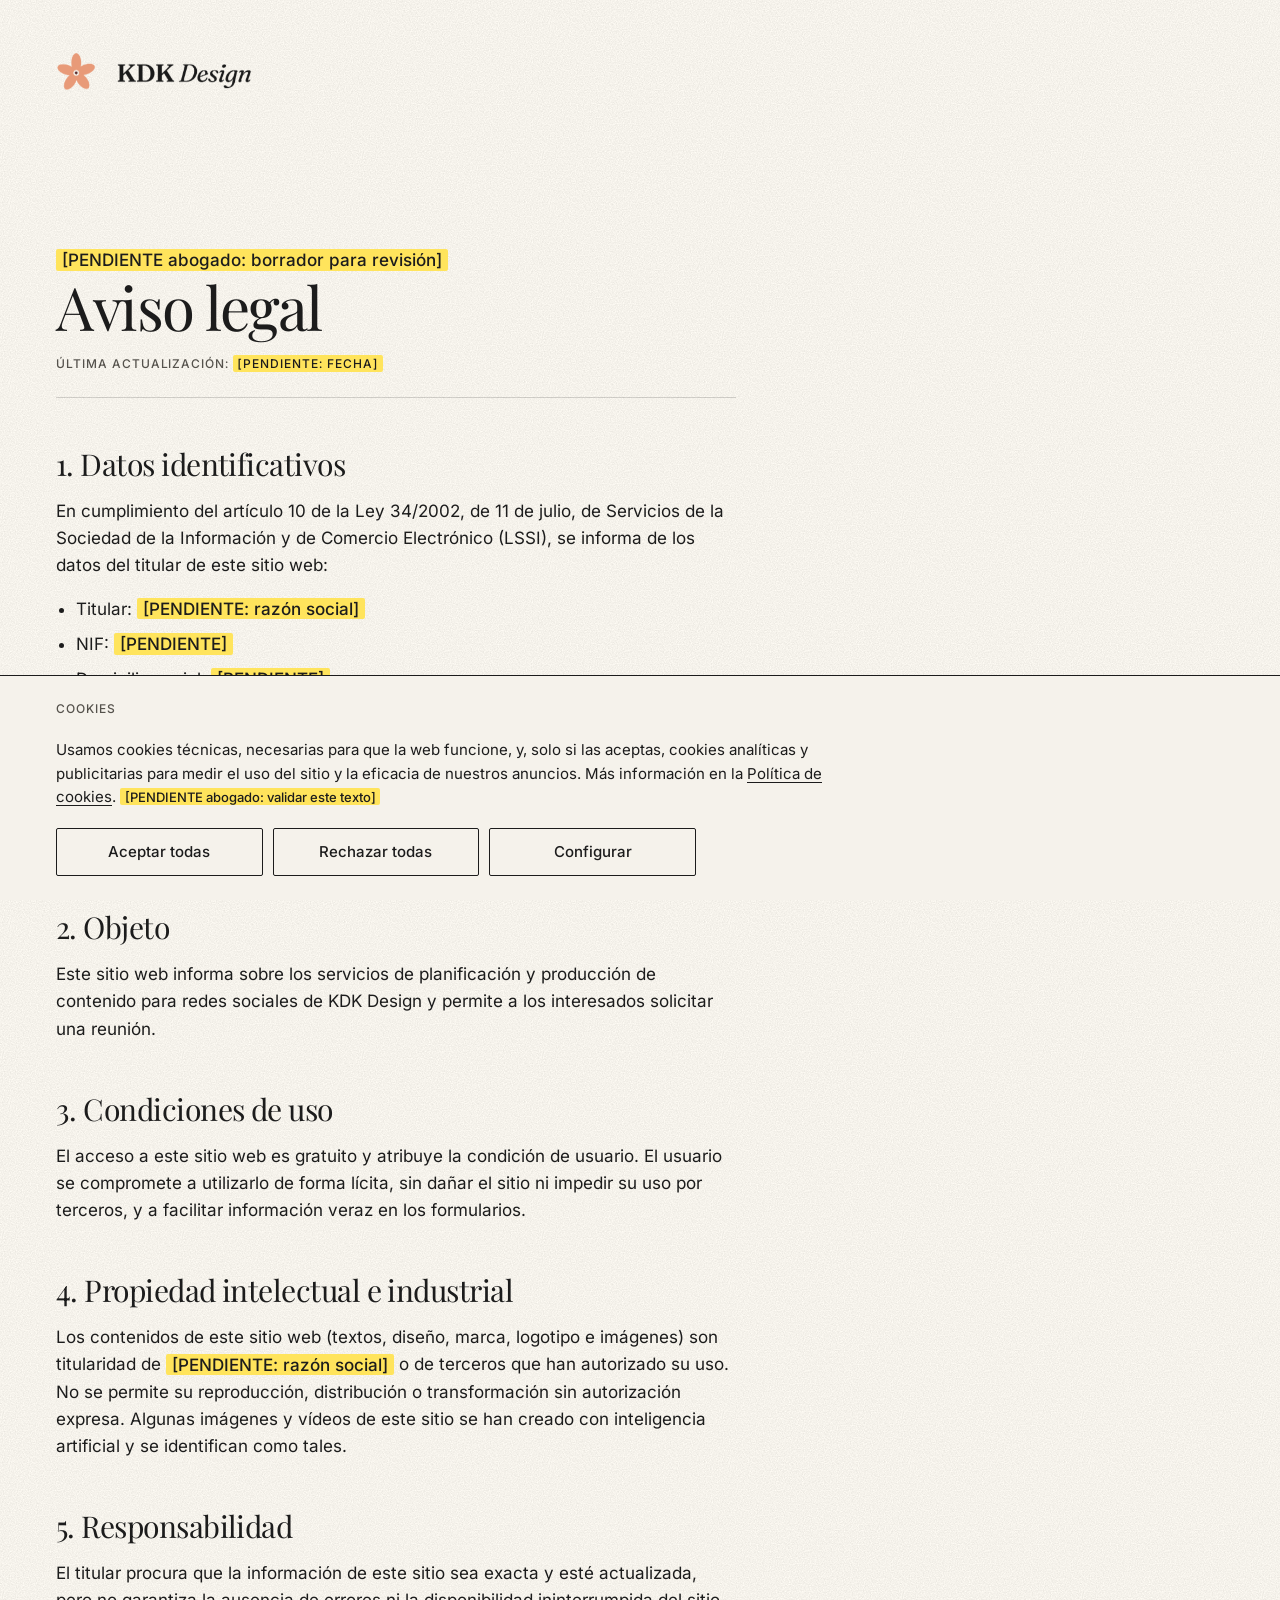
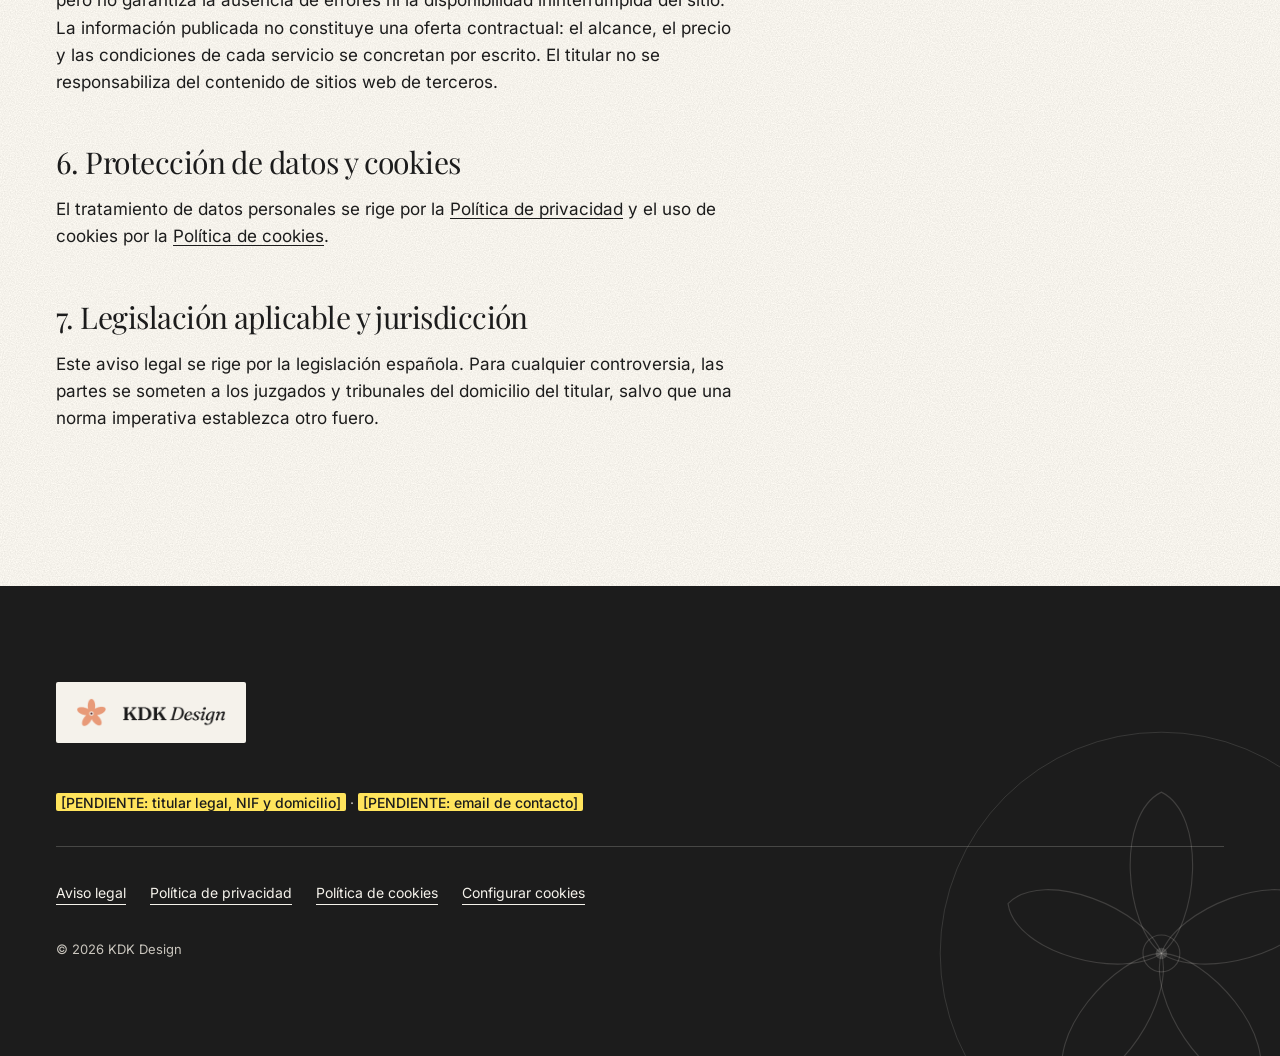
<file: legal/aviso-legal.html>
<!doctype html>
<html lang="es" data-raiz="../">
<head>
  <meta charset="utf-8">
  <meta name="viewport" content="width=device-width, initial-scale=1, viewport-fit=cover">
  <title>Aviso legal · KDK Design</title>
  <meta name="description" content="Aviso legal del sitio web de KDK Design.">
  <meta name="robots" content="noindex, follow">
  <meta name="theme-color" content="#F5F2EB">
  <link rel="icon" type="image/png" sizes="64x64" href="../assets/img/favicon.png">
  <link rel="apple-touch-icon" href="../assets/img/apple-touch-icon.png">
  <link rel="preload" href="../assets/fonts/playfair-display-400.woff2" as="font" type="font/woff2" crossorigin>
  <link rel="preload" href="../assets/fonts/inter-400.woff2" as="font" type="font/woff2" crossorigin>
  <link rel="stylesheet" href="../assets/css/styles.css?v=20261012">
  <script>document.documentElement.classList.add("js");</script>
  <script src="../assets/js/config.js?v=20261012" defer></script>
  <script src="../assets/js/consent.js?v=20261012" defer></script>
  <script src="../assets/js/datalayer.js?v=20261012" defer></script>
  <script src="../assets/js/main.js?v=20261012" defer></script>
</head>
<body>

  <a class="saltar" href="#contenido">Saltar al contenido</a>
  <div class="progreso-lectura" aria-hidden="true"><span data-progreso-lectura></span></div>

  <header class="barra" id="inicio">
    <div class="contenedor">
      <a class="barra__logo" href="../index.html">
        <img src="../assets/img/logo-kdk.webp" alt="KDK Design" width="660" height="131">
      </a>
    </div>
  </header>

  <main class="legal" id="contenido" tabindex="-1">
    <div class="contenedor">
      <article class="legal__columna">
        <p><span class="pendiente">[PENDIENTE abogado: borrador para revisión]</span></p>
        <h1>Aviso legal</h1>
        <p class="legal__fecha meta">Última actualización: <span class="pendiente">[PENDIENTE: fecha]</span></p>

        <h2>1. Datos identificativos</h2>
        <p>En cumplimiento del artículo 10 de la Ley 34/2002, de 11 de julio, de Servicios de la Sociedad de la Información y de Comercio Electrónico (LSSI), se informa de los datos del titular de este sitio web:</p>
        <ul>
          <li>Titular: <span class="pendiente">[PENDIENTE: razón social]</span></li>
          <li>NIF: <span class="pendiente">[PENDIENTE]</span></li>
          <li>Domicilio social: <span class="pendiente">[PENDIENTE]</span></li>
          <li>Email: <span class="pendiente">[PENDIENTE: email de contacto]</span></li>
          <li>Teléfono: <span class="pendiente">[PENDIENTE]</span></li>
          <li>Datos registrales: inscrita en el Registro Mercantil de <span class="pendiente">[PENDIENTE: provincia]</span>, tomo <span class="pendiente">[PENDIENTE]</span>, folio <span class="pendiente">[PENDIENTE]</span>, hoja <span class="pendiente">[PENDIENTE]</span>.</li>
          <li>Nombre comercial: KDK Design.</li>
        </ul>

        <h2>2. Objeto</h2>
        <p>Este sitio web informa sobre los servicios de planificación y producción de contenido para redes sociales de KDK Design y permite a los interesados solicitar una reunión.</p>

        <h2>3. Condiciones de uso</h2>
        <p>El acceso a este sitio web es gratuito y atribuye la condición de usuario. El usuario se compromete a utilizarlo de forma lícita, sin dañar el sitio ni impedir su uso por terceros, y a facilitar información veraz en los formularios.</p>

        <h2>4. Propiedad intelectual e industrial</h2>
        <p>Los contenidos de este sitio web (textos, diseño, marca, logotipo e imágenes) son titularidad de <span class="pendiente">[PENDIENTE: razón social]</span> o de terceros que han autorizado su uso. No se permite su reproducción, distribución o transformación sin autorización expresa. Algunas imágenes y vídeos de este sitio se han creado con inteligencia artificial y se identifican como tales.</p>

        <h2>5. Responsabilidad</h2>
        <p>El titular procura que la información de este sitio sea exacta y esté actualizada, pero no garantiza la ausencia de errores ni la disponibilidad ininterrumpida del sitio. La información publicada no constituye una oferta contractual: el alcance, el precio y las condiciones de cada servicio se concretan por escrito. El titular no se responsabiliza del contenido de sitios web de terceros.</p>

        <h2>6. Protección de datos y cookies</h2>
        <p>El tratamiento de datos personales se rige por la <a href="politica-privacidad.html">Política de privacidad</a> y el uso de cookies por la <a href="politica-cookies.html">Política de cookies</a>.</p>

        <h2>7. Legislación aplicable y jurisdicción</h2>
        <p>Este aviso legal se rige por la legislación española. Para cualquier controversia, las partes se someten a los juzgados y tribunales del domicilio del titular, salvo que una norma imperativa establezca otro fuero.</p>
      </article>
    </div>
  </main>

  <footer class="pie">
    <svg class="flor flor--pie" viewBox="0 0 200 200" aria-hidden="true" focusable="false"><circle class="flor__aro" pathLength="1" cx="100" cy="100" r="96"/><g class="flor__petalos"><path pathLength="1" transform="rotate(0 100 100)" d="M100 100C84 88 80 40 100 30C120 40 116 88 100 100Z"/><path pathLength="1" transform="rotate(72 100 100)" d="M100 100C84 88 80 40 100 30C120 40 116 88 100 100Z"/><path pathLength="1" transform="rotate(144 100 100)" d="M100 100C84 88 80 40 100 30C120 40 116 88 100 100Z"/><path pathLength="1" transform="rotate(216 100 100)" d="M100 100C84 88 80 40 100 30C120 40 116 88 100 100Z"/><path pathLength="1" transform="rotate(288 100 100)" d="M100 100C84 88 80 40 100 30C120 40 116 88 100 100Z"/></g><circle pathLength="1" cx="100" cy="100" r="8"/><circle class="flor__punto" cx="100" cy="100" r="2.5"/></svg>
    <div class="contenedor">
      <div class="pie__logo">
        <img src="../assets/img/logo-kdk.webp" alt="KDK Design" width="660" height="131" loading="lazy" decoding="async">
      </div>
      <p class="pie__datos">
        <span class="pendiente">[PENDIENTE: titular legal, NIF y domicilio]</span>
        <span aria-hidden="true"> · </span>
        <span data-email-contacto><span class="pendiente">[PENDIENTE: email de contacto]</span></span>
      </p>
      <nav class="pie__legal" aria-label="Información legal">
        <a href="aviso-legal.html" aria-current="page">Aviso legal</a>
        <a href="politica-privacidad.html">Política de privacidad</a>
        <a href="politica-cookies.html">Política de cookies</a>
        <button type="button" data-abrir-cookies>Configurar cookies</button>
      </nav>
      <p class="pie__copy">© <span data-anio>2026</span> KDK Design</p>
    </div>
  </footer>

</body>
</html>
</file>
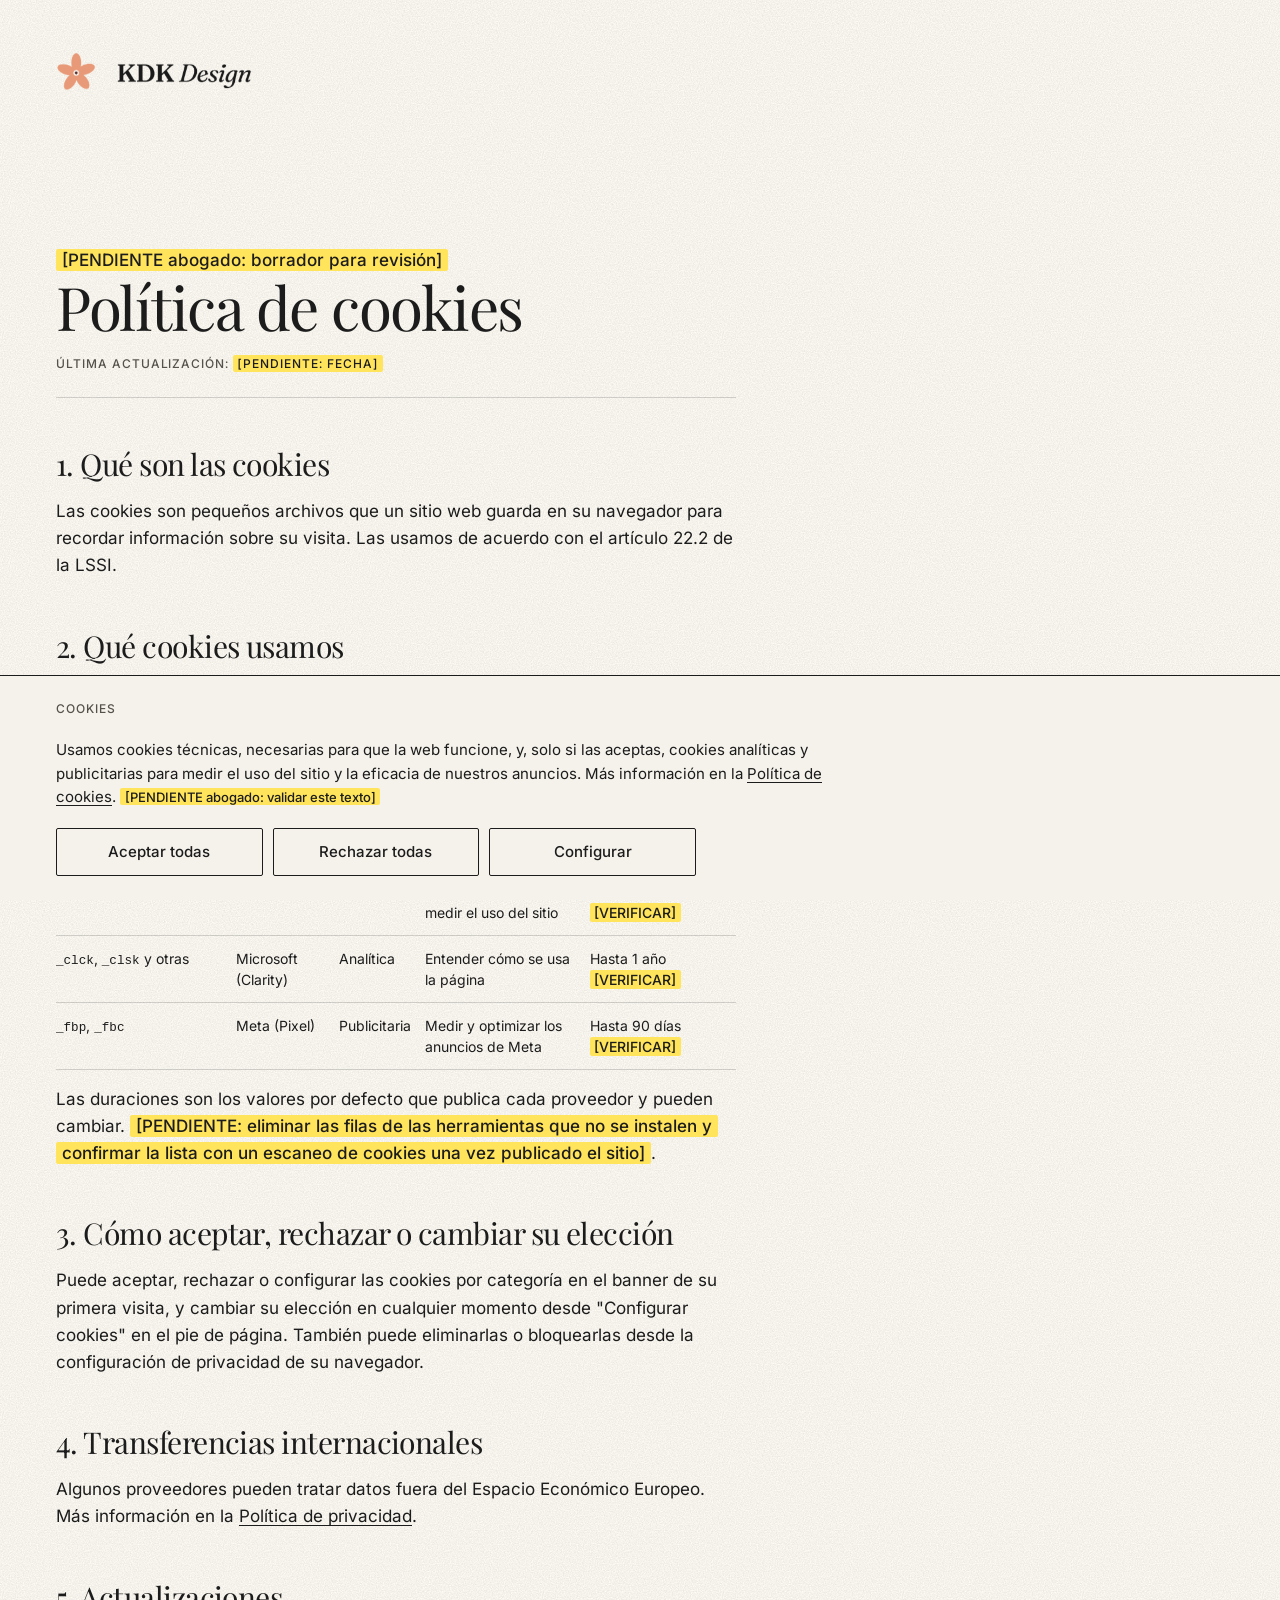
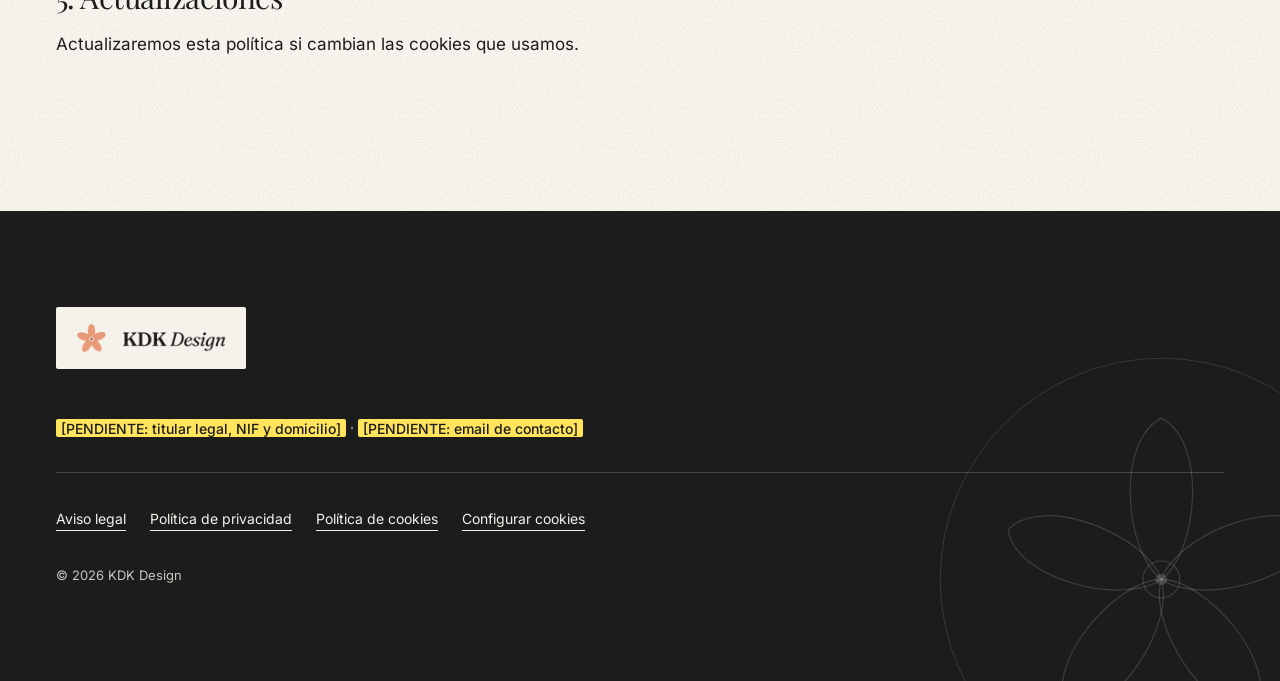
<file: legal/politica-cookies.html>
<!doctype html>
<html lang="es" data-raiz="../">
<head>
  <meta charset="utf-8">
  <meta name="viewport" content="width=device-width, initial-scale=1, viewport-fit=cover">
  <title>Política de cookies · KDK Design</title>
  <meta name="description" content="Política de cookies del sitio web de KDK Design.">
  <meta name="robots" content="noindex, follow">
  <meta name="theme-color" content="#F5F2EB">
  <link rel="icon" type="image/png" sizes="64x64" href="../assets/img/favicon.png">
  <link rel="apple-touch-icon" href="../assets/img/apple-touch-icon.png">
  <link rel="preload" href="../assets/fonts/playfair-display-400.woff2" as="font" type="font/woff2" crossorigin>
  <link rel="preload" href="../assets/fonts/inter-400.woff2" as="font" type="font/woff2" crossorigin>
  <link rel="stylesheet" href="../assets/css/styles.css?v=20261012">
  <script>document.documentElement.classList.add("js");</script>
  <script src="../assets/js/config.js?v=20261012" defer></script>
  <script src="../assets/js/consent.js?v=20261012" defer></script>
  <script src="../assets/js/datalayer.js?v=20261012" defer></script>
  <script src="../assets/js/main.js?v=20261012" defer></script>
</head>
<body>

  <a class="saltar" href="#contenido">Saltar al contenido</a>
  <div class="progreso-lectura" aria-hidden="true"><span data-progreso-lectura></span></div>

  <header class="barra" id="inicio">
    <div class="contenedor">
      <a class="barra__logo" href="../index.html">
        <img src="../assets/img/logo-kdk.webp" alt="KDK Design" width="660" height="131">
      </a>
    </div>
  </header>

  <main class="legal" id="contenido" tabindex="-1">
    <div class="contenedor">
      <article class="legal__columna">
        <p><span class="pendiente">[PENDIENTE abogado: borrador para revisión]</span></p>
        <h1>Política de cookies</h1>
        <p class="legal__fecha meta">Última actualización: <span class="pendiente">[PENDIENTE: fecha]</span></p>

        <h2>1. Qué son las cookies</h2>
        <p>Las cookies son pequeños archivos que un sitio web guarda en su navegador para recordar información sobre su visita. Las usamos de acuerdo con el artículo 22.2 de la LSSI.</p>

        <h2>2. Qué cookies usamos</h2>
        <p>Solo usamos cookies no técnicas si usted las acepta en el banner o en el panel de configuración.</p>
        <div class="tabla-desplazable" role="region" aria-label="Cookies que usamos" tabindex="0">
          <table>
            <thead>
              <tr>
                <th scope="col">Cookie</th>
                <th scope="col">Proveedor</th>
                <th scope="col">Tipo</th>
                <th scope="col">Finalidad</th>
                <th scope="col">Duración</th>
              </tr>
            </thead>
            <tbody>
              <tr>
                <td><code>kdk_consent</code> (almacenamiento local)</td>
                <td>Propia</td>
                <td>Técnica</td>
                <td>Recordar su elección de cookies</td>
                <td>12 meses</td>
              </tr>
              <tr>
                <td><code>_ga</code>, <code>_ga_&lt;ID&gt;</code></td>
                <td>Google (GA4)</td>
                <td>Analítica</td>
                <td>Distinguir usuarios y medir el uso del sitio</td>
                <td>Hasta 2 años <span class="pendiente">[VERIFICAR]</span></td>
              </tr>
              <tr>
                <td><code>_clck</code>, <code>_clsk</code> y otras</td>
                <td>Microsoft (Clarity)</td>
                <td>Analítica</td>
                <td>Entender cómo se usa la página</td>
                <td>Hasta 1 año <span class="pendiente">[VERIFICAR]</span></td>
              </tr>
              <tr>
                <td><code>_fbp</code>, <code>_fbc</code></td>
                <td>Meta (Pixel)</td>
                <td>Publicitaria</td>
                <td>Medir y optimizar los anuncios de Meta</td>
                <td>Hasta 90 días <span class="pendiente">[VERIFICAR]</span></td>
              </tr>
            </tbody>
          </table>
        </div>
        <p>Las duraciones son los valores por defecto que publica cada proveedor y pueden cambiar. <span class="pendiente">[PENDIENTE: eliminar las filas de las herramientas que no se instalen y confirmar la lista con un escaneo de cookies una vez publicado el sitio]</span>.</p>

        <h2>3. Cómo aceptar, rechazar o cambiar su elección</h2>
        <p>Puede aceptar, rechazar o configurar las cookies por categoría en el banner de su primera visita, y cambiar su elección en cualquier momento desde "Configurar cookies" en el pie de página. También puede eliminarlas o bloquearlas desde la configuración de privacidad de su navegador.</p>

        <h2>4. Transferencias internacionales</h2>
        <p>Algunos proveedores pueden tratar datos fuera del Espacio Económico Europeo. Más información en la <a href="politica-privacidad.html">Política de privacidad</a>.</p>

        <h2>5. Actualizaciones</h2>
        <p>Actualizaremos esta política si cambian las cookies que usamos.</p>
      </article>
    </div>
  </main>

  <footer class="pie">
    <svg class="flor flor--pie" viewBox="0 0 200 200" aria-hidden="true" focusable="false"><circle class="flor__aro" pathLength="1" cx="100" cy="100" r="96"/><g class="flor__petalos"><path pathLength="1" transform="rotate(0 100 100)" d="M100 100C84 88 80 40 100 30C120 40 116 88 100 100Z"/><path pathLength="1" transform="rotate(72 100 100)" d="M100 100C84 88 80 40 100 30C120 40 116 88 100 100Z"/><path pathLength="1" transform="rotate(144 100 100)" d="M100 100C84 88 80 40 100 30C120 40 116 88 100 100Z"/><path pathLength="1" transform="rotate(216 100 100)" d="M100 100C84 88 80 40 100 30C120 40 116 88 100 100Z"/><path pathLength="1" transform="rotate(288 100 100)" d="M100 100C84 88 80 40 100 30C120 40 116 88 100 100Z"/></g><circle pathLength="1" cx="100" cy="100" r="8"/><circle class="flor__punto" cx="100" cy="100" r="2.5"/></svg>
    <div class="contenedor">
      <div class="pie__logo">
        <img src="../assets/img/logo-kdk.webp" alt="KDK Design" width="660" height="131" loading="lazy" decoding="async">
      </div>
      <p class="pie__datos">
        <span class="pendiente">[PENDIENTE: titular legal, NIF y domicilio]</span>
        <span aria-hidden="true"> · </span>
        <span data-email-contacto><span class="pendiente">[PENDIENTE: email de contacto]</span></span>
      </p>
      <nav class="pie__legal" aria-label="Información legal">
        <a href="aviso-legal.html">Aviso legal</a>
        <a href="politica-privacidad.html">Política de privacidad</a>
        <a href="politica-cookies.html" aria-current="page">Política de cookies</a>
        <button type="button" data-abrir-cookies>Configurar cookies</button>
      </nav>
      <p class="pie__copy">© <span data-anio>2026</span> KDK Design</p>
    </div>
  </footer>

</body>
</html>
</file>
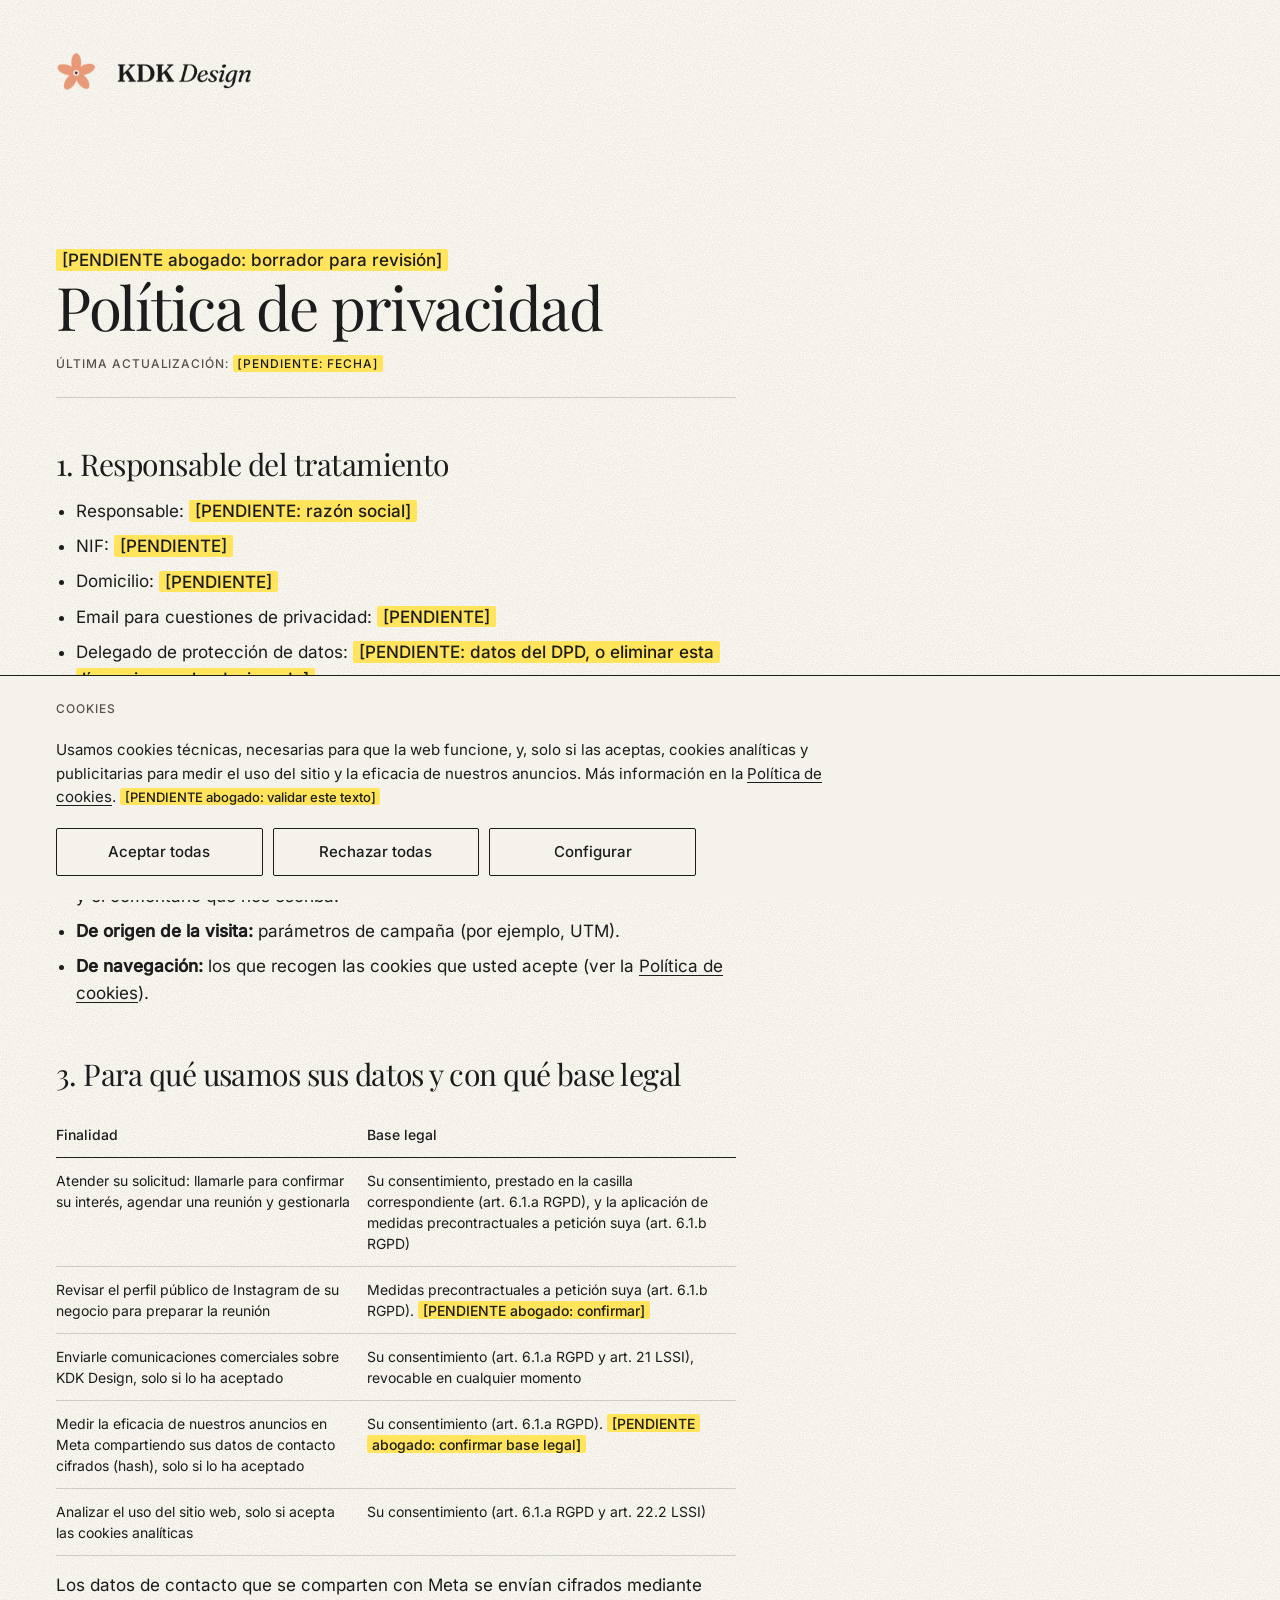
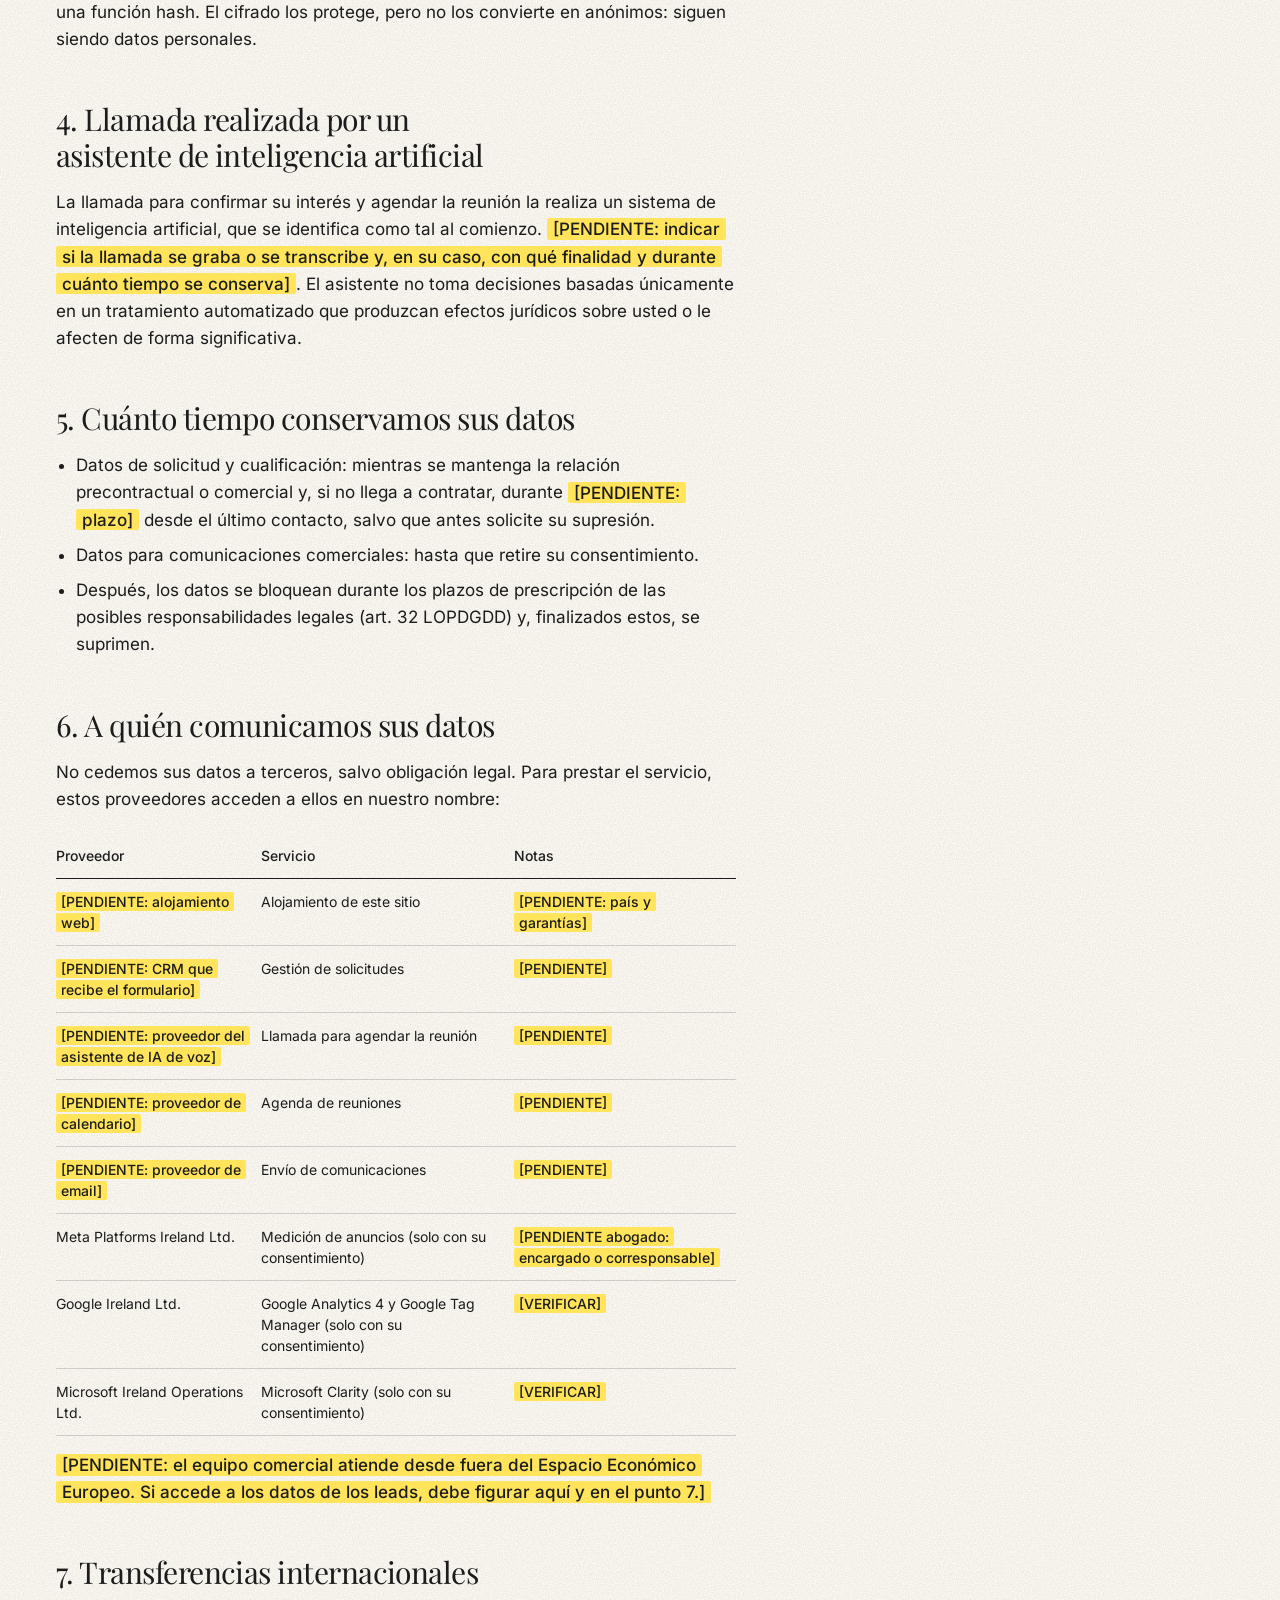
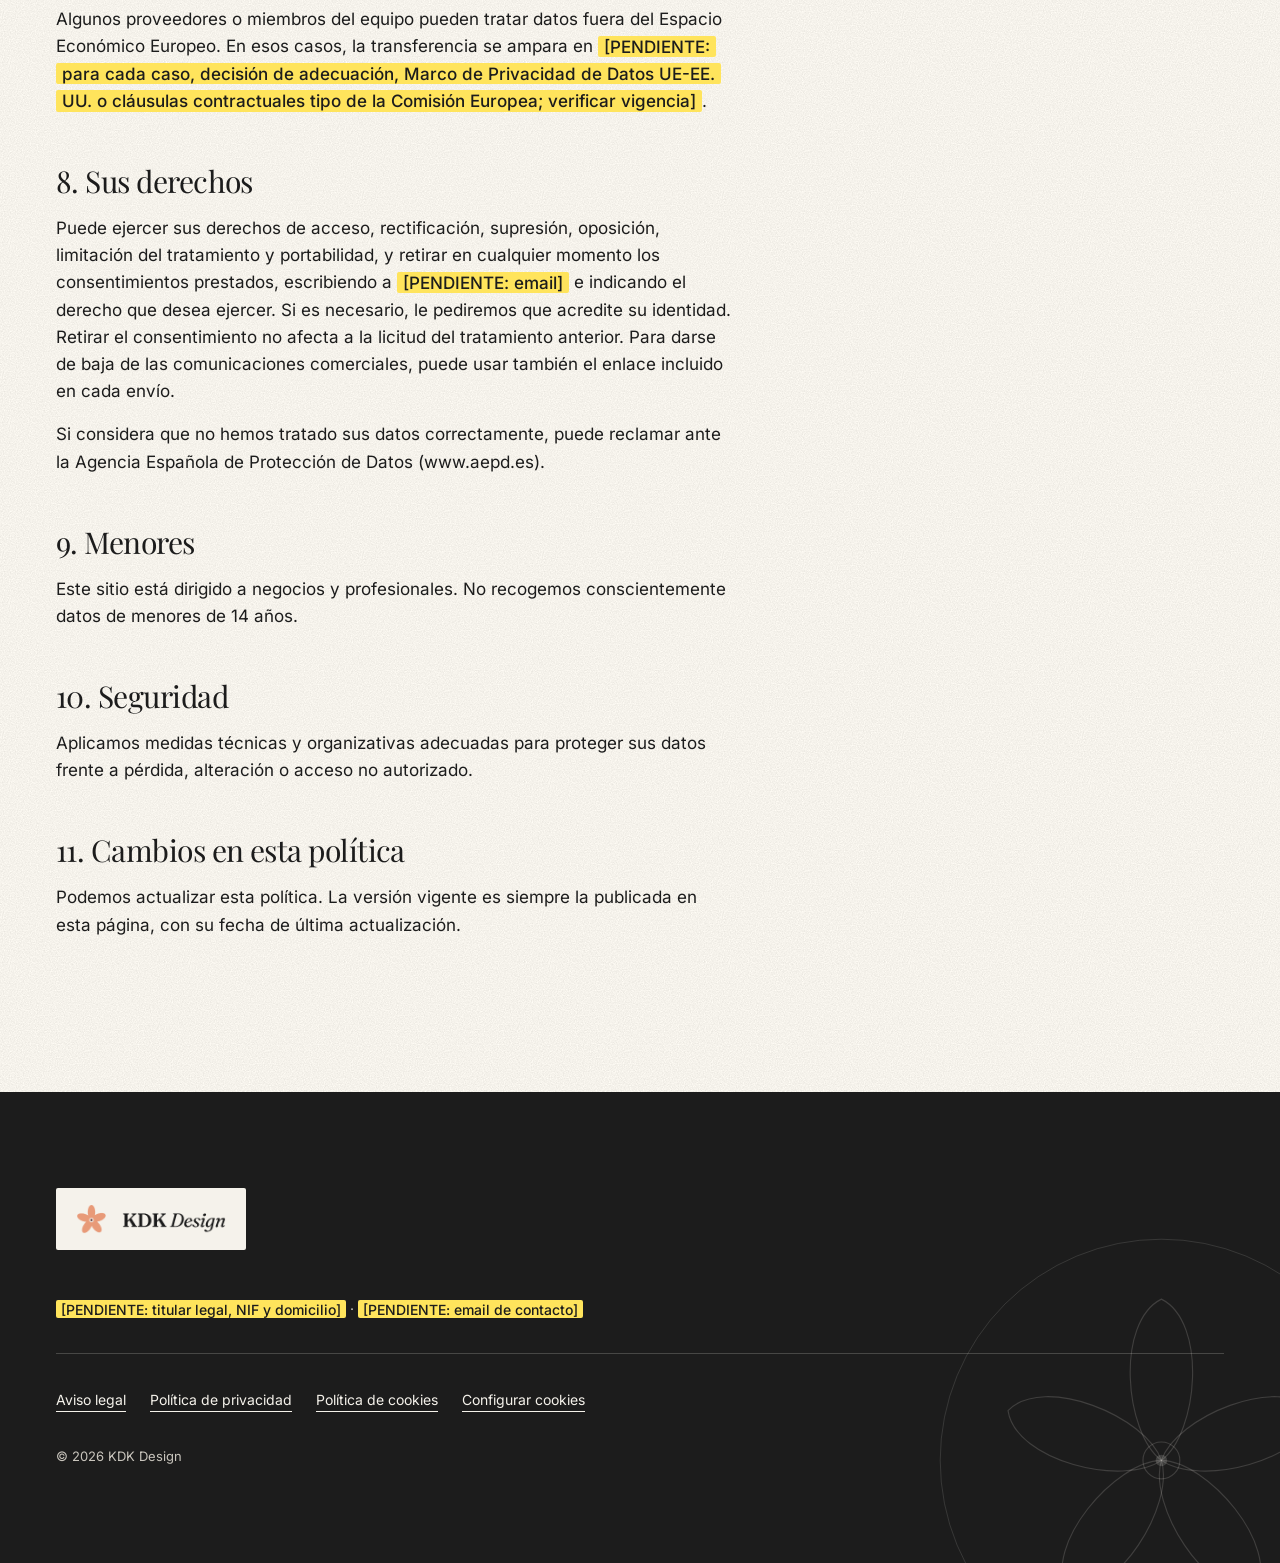
<file: legal/politica-privacidad.html>
<!doctype html>
<html lang="es" data-raiz="../">
<head>
  <meta charset="utf-8">
  <meta name="viewport" content="width=device-width, initial-scale=1, viewport-fit=cover">
  <title>Política de privacidad · KDK Design</title>
  <meta name="description" content="Política de privacidad del sitio web de KDK Design.">
  <meta name="robots" content="noindex, follow">
  <meta name="theme-color" content="#F5F2EB">
  <link rel="icon" type="image/png" sizes="64x64" href="../assets/img/favicon.png">
  <link rel="apple-touch-icon" href="../assets/img/apple-touch-icon.png">
  <link rel="preload" href="../assets/fonts/playfair-display-400.woff2" as="font" type="font/woff2" crossorigin>
  <link rel="preload" href="../assets/fonts/inter-400.woff2" as="font" type="font/woff2" crossorigin>
  <link rel="stylesheet" href="../assets/css/styles.css?v=20261012">
  <script>document.documentElement.classList.add("js");</script>
  <script src="../assets/js/config.js?v=20261012" defer></script>
  <script src="../assets/js/consent.js?v=20261012" defer></script>
  <script src="../assets/js/datalayer.js?v=20261012" defer></script>
  <script src="../assets/js/main.js?v=20261012" defer></script>
</head>
<body>

  <a class="saltar" href="#contenido">Saltar al contenido</a>
  <div class="progreso-lectura" aria-hidden="true"><span data-progreso-lectura></span></div>

  <header class="barra" id="inicio">
    <div class="contenedor">
      <a class="barra__logo" href="../index.html">
        <img src="../assets/img/logo-kdk.webp" alt="KDK Design" width="660" height="131">
      </a>
    </div>
  </header>

  <main class="legal" id="contenido" tabindex="-1">
    <div class="contenedor">
      <article class="legal__columna">
        <p><span class="pendiente">[PENDIENTE abogado: borrador para revisión]</span></p>
        <h1>Política de privacidad</h1>
        <p class="legal__fecha meta">Última actualización: <span class="pendiente">[PENDIENTE: fecha]</span></p>

        <h2>1. Responsable del tratamiento</h2>
        <ul>
          <li>Responsable: <span class="pendiente">[PENDIENTE: razón social]</span></li>
          <li>NIF: <span class="pendiente">[PENDIENTE]</span></li>
          <li>Domicilio: <span class="pendiente">[PENDIENTE]</span></li>
          <li>Email para cuestiones de privacidad: <span class="pendiente">[PENDIENTE]</span></li>
          <li>Delegado de protección de datos: <span class="pendiente">[PENDIENTE: datos del DPD, o eliminar esta línea si no se ha designado]</span></li>
        </ul>

        <h2>2. Qué datos tratamos</h2>
        <ul>
          <li><strong>Identificativos y de contacto:</strong> nombre, negocio, email y teléfono.</li>
          <li><strong>Profesionales y de cualificación:</strong> tipo de negocio, cargo, cuenta de Instagram del negocio, quién gestiona las redes, necesidades, inversión prevista, plazo previsto y el comentario que nos escriba.</li>
          <li><strong>De origen de la visita:</strong> parámetros de campaña (por ejemplo, UTM).</li>
          <li><strong>De navegación:</strong> los que recogen las cookies que usted acepte (ver la <a href="politica-cookies.html">Política de cookies</a>).</li>
        </ul>

        <h2>3. Para qué usamos sus datos y con qué base legal</h2>
        <div class="tabla-desplazable" role="region" aria-label="Finalidades y bases legales" tabindex="0">
          <table>
            <thead>
              <tr>
                <th scope="col">Finalidad</th>
                <th scope="col">Base legal</th>
              </tr>
            </thead>
            <tbody>
              <tr>
                <td>Atender su solicitud: llamarle para confirmar su interés, agendar una reunión y gestionarla</td>
                <td>Su consentimiento, prestado en la casilla correspondiente (art. 6.1.a RGPD), y la aplicación de medidas precontractuales a petición suya (art. 6.1.b RGPD)</td>
              </tr>
              <tr>
                <td>Revisar el perfil público de Instagram de su negocio para preparar la reunión</td>
                <td>Medidas precontractuales a petición suya (art. 6.1.b RGPD). <span class="pendiente">[PENDIENTE abogado: confirmar]</span></td>
              </tr>
              <tr>
                <td>Enviarle comunicaciones comerciales sobre KDK Design, solo si lo ha aceptado</td>
                <td>Su consentimiento (art. 6.1.a RGPD y art. 21 LSSI), revocable en cualquier momento</td>
              </tr>
              <tr>
                <td>Medir la eficacia de nuestros anuncios en Meta compartiendo sus datos de contacto cifrados (hash), solo si lo ha aceptado</td>
                <td>Su consentimiento (art. 6.1.a RGPD). <span class="pendiente">[PENDIENTE abogado: confirmar base legal]</span></td>
              </tr>
              <tr>
                <td>Analizar el uso del sitio web, solo si acepta las cookies analíticas</td>
                <td>Su consentimiento (art. 6.1.a RGPD y art. 22.2 LSSI)</td>
              </tr>
            </tbody>
          </table>
        </div>
        <p>Los datos de contacto que se comparten con Meta se envían cifrados mediante una función hash. El cifrado los protege, pero no los convierte en anónimos: siguen siendo datos personales.</p>

        <h2>4. Llamada realizada por un asistente de inteligencia artificial</h2>
        <p>La llamada para confirmar su interés y agendar la reunión la realiza un sistema de inteligencia artificial, que se identifica como tal al comienzo. <span class="pendiente">[PENDIENTE: indicar si la llamada se graba o se transcribe y, en su caso, con qué finalidad y durante cuánto tiempo se conserva]</span>. El asistente no toma decisiones basadas únicamente en un tratamiento automatizado que produzcan efectos jurídicos sobre usted o le afecten de forma significativa.</p>

        <h2>5. Cuánto tiempo conservamos sus datos</h2>
        <ul>
          <li>Datos de solicitud y cualificación: mientras se mantenga la relación precontractual o comercial y, si no llega a contratar, durante <span class="pendiente">[PENDIENTE: plazo]</span> desde el último contacto, salvo que antes solicite su supresión.</li>
          <li>Datos para comunicaciones comerciales: hasta que retire su consentimiento.</li>
          <li>Después, los datos se bloquean durante los plazos de prescripción de las posibles responsabilidades legales (art. 32 LOPDGDD) y, finalizados estos, se suprimen.</li>
        </ul>

        <h2>6. A quién comunicamos sus datos</h2>
        <p>No cedemos sus datos a terceros, salvo obligación legal. Para prestar el servicio, estos proveedores acceden a ellos en nuestro nombre:</p>
        <div class="tabla-desplazable" role="region" aria-label="Proveedores" tabindex="0">
          <table>
            <thead>
              <tr>
                <th scope="col">Proveedor</th>
                <th scope="col">Servicio</th>
                <th scope="col">Notas</th>
              </tr>
            </thead>
            <tbody>
              <tr>
                <td><span class="pendiente">[PENDIENTE: alojamiento web]</span></td>
                <td>Alojamiento de este sitio</td>
                <td><span class="pendiente">[PENDIENTE: país y garantías]</span></td>
              </tr>
              <tr>
                <td><span class="pendiente">[PENDIENTE: CRM que recibe el formulario]</span></td>
                <td>Gestión de solicitudes</td>
                <td><span class="pendiente">[PENDIENTE]</span></td>
              </tr>
              <tr>
                <td><span class="pendiente">[PENDIENTE: proveedor del asistente de IA de voz]</span></td>
                <td>Llamada para agendar la reunión</td>
                <td><span class="pendiente">[PENDIENTE]</span></td>
              </tr>
              <tr>
                <td><span class="pendiente">[PENDIENTE: proveedor de calendario]</span></td>
                <td>Agenda de reuniones</td>
                <td><span class="pendiente">[PENDIENTE]</span></td>
              </tr>
              <tr>
                <td><span class="pendiente">[PENDIENTE: proveedor de email]</span></td>
                <td>Envío de comunicaciones</td>
                <td><span class="pendiente">[PENDIENTE]</span></td>
              </tr>
              <tr>
                <td>Meta Platforms Ireland Ltd.</td>
                <td>Medición de anuncios (solo con su consentimiento)</td>
                <td><span class="pendiente">[PENDIENTE abogado: encargado o corresponsable]</span></td>
              </tr>
              <tr>
                <td>Google Ireland Ltd.</td>
                <td>Google Analytics 4 y Google Tag Manager (solo con su consentimiento)</td>
                <td><span class="pendiente">[VERIFICAR]</span></td>
              </tr>
              <tr>
                <td>Microsoft Ireland Operations Ltd.</td>
                <td>Microsoft Clarity (solo con su consentimiento)</td>
                <td><span class="pendiente">[VERIFICAR]</span></td>
              </tr>
            </tbody>
          </table>
        </div>
        <p><span class="pendiente">[PENDIENTE: el equipo comercial atiende desde fuera del Espacio Económico Europeo. Si accede a los datos de los leads, debe figurar aquí y en el punto 7.]</span></p>

        <h2>7. Transferencias internacionales</h2>
        <p>Algunos proveedores o miembros del equipo pueden tratar datos fuera del Espacio Económico Europeo. En esos casos, la transferencia se ampara en <span class="pendiente">[PENDIENTE: para cada caso, decisión de adecuación, Marco de Privacidad de Datos UE-EE. UU. o cláusulas contractuales tipo de la Comisión Europea; verificar vigencia]</span>.</p>

        <h2>8. Sus derechos</h2>
        <p>Puede ejercer sus derechos de acceso, rectificación, supresión, oposición, limitación del tratamiento y portabilidad, y retirar en cualquier momento los consentimientos prestados, escribiendo a <span class="pendiente">[PENDIENTE: email]</span> e indicando el derecho que desea ejercer. Si es necesario, le pediremos que acredite su identidad. Retirar el consentimiento no afecta a la licitud del tratamiento anterior. Para darse de baja de las comunicaciones comerciales, puede usar también el enlace incluido en cada envío.</p>
        <p>Si considera que no hemos tratado sus datos correctamente, puede reclamar ante la Agencia Española de Protección de Datos (www.aepd.es).</p>

        <h2>9. Menores</h2>
        <p>Este sitio está dirigido a negocios y profesionales. No recogemos conscientemente datos de menores de 14 años.</p>

        <h2>10. Seguridad</h2>
        <p>Aplicamos medidas técnicas y organizativas adecuadas para proteger sus datos frente a pérdida, alteración o acceso no autorizado.</p>

        <h2>11. Cambios en esta política</h2>
        <p>Podemos actualizar esta política. La versión vigente es siempre la publicada en esta página, con su fecha de última actualización.</p>
      </article>
    </div>
  </main>

  <footer class="pie">
    <svg class="flor flor--pie" viewBox="0 0 200 200" aria-hidden="true" focusable="false"><circle class="flor__aro" pathLength="1" cx="100" cy="100" r="96"/><g class="flor__petalos"><path pathLength="1" transform="rotate(0 100 100)" d="M100 100C84 88 80 40 100 30C120 40 116 88 100 100Z"/><path pathLength="1" transform="rotate(72 100 100)" d="M100 100C84 88 80 40 100 30C120 40 116 88 100 100Z"/><path pathLength="1" transform="rotate(144 100 100)" d="M100 100C84 88 80 40 100 30C120 40 116 88 100 100Z"/><path pathLength="1" transform="rotate(216 100 100)" d="M100 100C84 88 80 40 100 30C120 40 116 88 100 100Z"/><path pathLength="1" transform="rotate(288 100 100)" d="M100 100C84 88 80 40 100 30C120 40 116 88 100 100Z"/></g><circle pathLength="1" cx="100" cy="100" r="8"/><circle class="flor__punto" cx="100" cy="100" r="2.5"/></svg>
    <div class="contenedor">
      <div class="pie__logo">
        <img src="../assets/img/logo-kdk.webp" alt="KDK Design" width="660" height="131" loading="lazy" decoding="async">
      </div>
      <p class="pie__datos">
        <span class="pendiente">[PENDIENTE: titular legal, NIF y domicilio]</span>
        <span aria-hidden="true"> · </span>
        <span data-email-contacto><span class="pendiente">[PENDIENTE: email de contacto]</span></span>
      </p>
      <nav class="pie__legal" aria-label="Información legal">
        <a href="aviso-legal.html">Aviso legal</a>
        <a href="politica-privacidad.html" aria-current="page">Política de privacidad</a>
        <a href="politica-cookies.html">Política de cookies</a>
        <button type="button" data-abrir-cookies>Configurar cookies</button>
      </nav>
      <p class="pie__copy">© <span data-anio>2026</span> KDK Design</p>
    </div>
  </footer>

</body>
</html>
</file>
<file: assets/css/styles.css>
/* ==========================================================================
   KDK Design · Landing
   Estética: lujo silencioso editorial. Crema 80 % · carbón 15 % · acentos 5 %.
   ========================================================================== */

/* --- Tipografías autoalojadas ---------------------------------------------
   Playfair Display e Inter (Google Fonts, licencia SIL OFL 1.1) se sirven
   desde /assets/fonts para no hacer peticiones a Google sin consentimiento.
   Playfair Display tiene "Reserved Font Name": al recortar la fuente al
   juego de caracteres latino, la licencia obliga a cambiar su nombre interno.
   Por eso aquí se declara como "KDK Display Serif". El diseño es el mismo.
   Licencias: /assets/fonts/OFL-*.txt                                        */
@font-face {
  font-family: "KDK Display Serif";
  src: url("../fonts/playfair-display-400.woff2") format("woff2");
  font-weight: 400;
  font-style: normal;
  font-display: swap;
}
@font-face {
  font-family: "KDK Display Serif";
  src: url("../fonts/playfair-display-600.woff2") format("woff2");
  font-weight: 600;
  font-style: normal;
  font-display: swap;
}
@font-face {
  font-family: "KDK Display Serif";
  src: url("../fonts/playfair-display-400-italic.woff2") format("woff2");
  font-weight: 400;
  font-style: italic;
  font-display: swap;
}
@font-face {
  font-family: "Inter";
  src: url("../fonts/inter-400.woff2") format("woff2");
  font-weight: 400;
  font-style: normal;
  font-display: swap;
}
@font-face {
  font-family: "Inter";
  src: url("../fonts/inter-500.woff2") format("woff2");
  font-weight: 500;
  font-style: normal;
  font-display: swap;
}

/* --- Tokens de marca ------------------------------------------------------ */
:root {
  /* Base (80 %) */
  --crema: #F5F2EB;          /* fondo absoluto */
  --crema-calido: #F2EFE8;   /* secciones alternas */
  /* Contraste (15 %) */
  --carbon: #1C1C1C;         /* titulares, texto, líneas finas, botones. Nunca #000000 */
  --texto-suave: #55524C;    /* texto secundario (derivado) · 6,96:1 sobre crema */
  /* Acento (5 %): solo decorativo */
  --melocoton: #E6C5B3;
  --salvia: #A3B1A5;
  --terracota: #C47B62;
  /* Funcional (derivado) */
  --error: #A3322A;          /* 6,16:1 sobre crema */
  --linea: rgba(28, 28, 28, 0.18);
  --borde-campo: #7D7972;    /* borde de campos de formulario · 3,87:1 sobre crema (WCAG 1.4.11) */
  --crema-suave: #C9C5BD;    /* texto secundario sobre carbón · 9,90:1 */
  --pendiente: #FFE45C;      /* fondo de los marcadores [PENDIENTE] · carbón encima 13,39:1 */

  --fuente-titulos: "KDK Display Serif", "Playfair Display", Georgia, "Times New Roman", serif;
  --fuente-texto: "Inter", system-ui, -apple-system, "Segoe UI", Roboto, "Helvetica Neue", Arial, sans-serif;

  --ancho-contenedor: 1200px;
  --margen: clamp(1.25rem, 5vw, 3.5rem);
  --medianil: clamp(1rem, 2.5vw, 2rem);
  --espacio-seccion: clamp(5rem, 12vw, 10rem);
  --radio: 2px;
  --duracion: 800ms;
  --altura-barra-fija: 3.5rem;

  /* Curvas de animación */
  --ease-out: cubic-bezier(0.16, 1, 0.3, 1);
  --ease-soft: cubic-bezier(0.25, 0.46, 0.45, 0.94);

  /* Textura de papel: ruido fino centrado en el color de fondo. La media del
     ruido es el propio crema, así que el tono de marca no se oscurece. */
  --grano: url("data:image/svg+xml,%3Csvg xmlns='http://www.w3.org/2000/svg' width='180' height='180'%3E%3Cfilter id='n' color-interpolation-filters='sRGB'%3E%3CfeTurbulence type='fractalNoise' baseFrequency='0.85' numOctaves='3' stitchTiles='stitch'/%3E%3CfeColorMatrix values='0.12 0 0 0 0.9008 0.12 0 0 0 0.889 0.12 0 0 0 0.8616 0 0 0 0 1'/%3E%3C/filter%3E%3Crect width='100%25' height='100%25' filter='url(%23n)'/%3E%3C/svg%3E");
  --grano-calido: url("data:image/svg+xml,%3Csvg xmlns='http://www.w3.org/2000/svg' width='180' height='180'%3E%3Cfilter id='n' color-interpolation-filters='sRGB'%3E%3CfeTurbulence type='fractalNoise' baseFrequency='0.85' numOctaves='3' stitchTiles='stitch'/%3E%3CfeColorMatrix values='0.12 0 0 0 0.889 0.12 0 0 0 0.8773 0.12 0 0 0 0.8498 0 0 0 0 1'/%3E%3C/filter%3E%3Crect width='100%25' height='100%25' filter='url(%23n)'/%3E%3C/svg%3E");
}

/* --- Base ----------------------------------------------------------------- */
*,
*::before,
*::after {
  box-sizing: border-box;
}

html {
  -webkit-text-size-adjust: 100%;
  text-size-adjust: 100%;
}

@media (prefers-reduced-motion: no-preference) {
  html {
    scroll-behavior: smooth;
  }
}

body {
  margin: 0;
  background-color: var(--crema);
  background-image: var(--grano);
  background-size: 180px 180px;
  color: var(--carbon);
  font-family: var(--fuente-texto);
  font-size: clamp(1rem, 0.96rem + 0.2vw, 1.0625rem);
  font-weight: 400;
  line-height: 1.6;
  font-feature-settings: "kern";
  -webkit-font-smoothing: antialiased;
  -moz-osx-font-smoothing: grayscale;
}

img,
video {
  display: block;
  max-width: 100%;
  height: auto;
}

h1,
h2,
h3,
p,
ul,
ol,
figure,
blockquote,
dl,
dd {
  margin: 0;
}

ul[role="list"],
ol[role="list"] {
  list-style: none;
  padding: 0;
}

a {
  color: inherit;
  text-decoration-thickness: 1px;
  text-underline-offset: 0.2em;
}

button,
input,
select,
textarea {
  font: inherit;
  color: inherit;
}

:focus-visible {
  outline: 2px solid var(--carbon);
  outline-offset: 3px;
}

::selection {
  background: var(--melocoton);
  color: var(--carbon);
}

.visualmente-oculto {
  position: absolute !important;
  width: 1px;
  height: 1px;
  margin: -1px;
  padding: 0;
  overflow: hidden;
  clip: rect(0 0 0 0);
  white-space: nowrap;
  border: 0;
}

/* Marcador visible de dato pendiente: que nadie lo publique por error. */
.pendiente {
  background: var(--pendiente);
  color: var(--carbon);
  padding: 0.05em 0.35em;
  border-radius: var(--radio);
  font-family: var(--fuente-texto);
  font-style: normal;
  font-weight: 500;
  -webkit-box-decoration-break: clone;
  box-decoration-break: clone;
}

/* --- Tipografía ----------------------------------------------------------- */
h1,
h2,
h3,
.titulo {
  font-family: var(--fuente-titulos);
  font-weight: 400;
  color: var(--carbon);
  text-wrap: balance;
}

h1 {
  font-size: clamp(2.6rem, 1.55rem + 4.7vw, 5.5rem);
  line-height: 1.05;
  letter-spacing: -0.025em;
}

h2 {
  font-size: clamp(2rem, 1.45rem + 2.4vw, 3.5rem);
  line-height: 1.1;
  letter-spacing: -0.018em;
}

h3 {
  font-size: clamp(1.25rem, 1.12rem + 0.55vw, 1.5rem);
  font-weight: 600;
  line-height: 1.2;
  letter-spacing: -0.005em;
}

p {
  text-wrap: pretty;
}

.italica {
  font-style: italic;
}

/* Metadatos: antetítulos, números de sección, etiquetas. */
.meta,
.num {
  font-family: var(--fuente-texto);
  font-size: 0.75rem;
  font-weight: 500;
  line-height: 1.5;
  letter-spacing: 0.08em;
  text-transform: uppercase;
  color: var(--texto-suave);
  font-variant-numeric: tabular-nums;
}

.texto-suave {
  color: var(--texto-suave);
}

.nota {
  font-size: 0.875rem;
  line-height: 1.55;
  color: var(--texto-suave);
}

/* --- Composición ---------------------------------------------------------- */
.contenedor {
  width: 100%;
  max-width: calc(var(--ancho-contenedor) + 2 * var(--margen));
  margin-inline: auto;
  padding-inline: var(--margen);
}

/* Grilla modular y simétrica de 12 columnas. En móvil, todo ocupa el ancho completo. */
.rejilla {
  display: grid;
  grid-template-columns: repeat(12, minmax(0, 1fr));
  column-gap: var(--medianil);
}

.rejilla > * {
  grid-column: 1 / -1;
}

.seccion {
  padding-block: var(--espacio-seccion);
}

.seccion--calida {
  background-color: var(--crema-calido);
  background-image: var(--grano-calido);
  background-size: 180px 180px;
}

/* Cabecera de sección: filete fino, número pequeño y titular. */
.seccion__cabecera {
  position: relative;
  display: grid;
  grid-template-columns: repeat(12, minmax(0, 1fr));
  column-gap: var(--medianil);
  row-gap: 1.5rem;
  padding-top: 1.25rem;
  border-top: 1px solid var(--linea);
  margin-bottom: clamp(2.5rem, 6vw, 4.5rem);
}

.seccion__cabecera > * {
  grid-column: 1 / -1;
}

.seccion__cabecera .num {
  padding-top: 0.35em;
}

@media (min-width: 768px) {
  .seccion__cabecera .num {
    grid-column: 1 / span 2;
  }

  .seccion__cabecera > h2,
  .seccion__cabecera > .seccion__titulos {
    grid-column: 3 / span 9;
  }

  /* Contenido alineado con el titular (sangría editorial). */
  .rejilla > .col-contenido {
    grid-column: 3 / -1;
  }

  .rejilla > .col-texto {
    grid-column: 3 / span 7;
  }
}

@media (min-width: 1024px) {
  .rejilla > .col-texto {
    grid-column: 3 / span 6;
  }
}

/* --- Animación de aparición ---------------------------------------------
   Fundido + 12 px al entrar en pantalla. Los contenedores [data-escalonado]
   no se mueven: sus hijos aparecen uno tras otro. Sin JavaScript, o con
   prefers-reduced-motion: reduce, todo se ve desde el principio. */
@media (prefers-reduced-motion: no-preference) {
  .reveal-activo [data-reveal],
  .reveal-activo [data-reveal][data-escalonado] > * {
    opacity: 0;
    transform: translateY(12px);
    transition:
      opacity var(--duracion) var(--ease-out) var(--retraso, 0ms),
      transform var(--duracion) var(--ease-out) var(--retraso, 0ms);
  }

  .reveal-activo [data-reveal].is-visible,
  .reveal-activo [data-reveal][data-escalonado].is-visible > * {
    opacity: 1;
    transform: none;
  }

  .reveal-activo [data-reveal][data-escalonado] {
    opacity: 1;
    transform: none;
  }

  [data-escalonado] > :nth-child(2) { --retraso: 90ms; }
  [data-escalonado] > :nth-child(3) { --retraso: 180ms; }
  [data-escalonado] > :nth-child(4) { --retraso: 270ms; }
  [data-escalonado] > :nth-child(5) { --retraso: 360ms; }
  [data-escalonado] > :nth-child(6) { --retraso: 450ms; }
  [data-escalonado] > :nth-child(n + 7) { --retraso: 540ms; }

  /* Cabecera de sección: el filete se dibuja, el número aparece y el titular emerge. */
  .reveal-activo .seccion__cabecera[data-reveal] {
    opacity: 1;
    transform: none;
    border-top-color: transparent;
  }

  .reveal-activo .seccion__cabecera[data-reveal]::before {
    content: "";
    position: absolute;
    top: -1px;
    left: 0;
    right: 0;
    height: 1px;
    background: var(--linea);
    transform: scaleX(0);
    transform-origin: left center;
    transition: transform 1.4s var(--ease-out);
  }

  .reveal-activo .seccion__cabecera[data-reveal].is-visible::before {
    transform: scaleX(1);
  }

  .reveal-activo .seccion__cabecera[data-reveal] .num {
    opacity: 0;
    transition: opacity 0.8s var(--ease-soft) 0.3s;
  }

  .reveal-activo .seccion__cabecera[data-reveal].is-visible .num {
    opacity: 1;
  }

  .reveal-activo .seccion__cabecera[data-reveal] > h2,
  .reveal-activo [data-reveal] .encaje__columna > h2 {
    clip-path: inset(100% -0.5em -0.4em -0.5em);
    transform: translateY(0.3em);
    transition:
      clip-path 1.1s var(--ease-out) 0.12s,
      transform 1.1s var(--ease-out) 0.12s;
  }

  .reveal-activo .seccion__cabecera[data-reveal].is-visible > h2,
  .reveal-activo [data-reveal].is-visible .encaje__columna > h2 {
    clip-path: inset(-0.4em -0.5em -0.4em -0.5em);
    transform: none;
  }

  /* Iconos de línea: se trazan al aparecer. */
  .reveal-activo [data-reveal] .icono path,
  .reveal-activo [data-reveal] .icono circle {
    stroke-dasharray: 1 2;
    stroke-dashoffset: 1;
    transition: stroke-dashoffset 1.6s var(--ease-out) calc(var(--retraso, 0ms) + 250ms);
  }

  .reveal-activo [data-reveal].is-visible .icono path,
  .reveal-activo [data-reveal].is-visible .icono circle {
    stroke-dashoffset: 0;
  }
}

/* --- Botones y enlaces ---------------------------------------------------- */
.cta {
  display: inline-flex;
  align-items: center;
  justify-content: center;
  gap: 0.75rem;
  min-height: 3.25rem;
  padding: 1rem 1.75rem;
  background: var(--carbon);
  color: var(--crema);
  border: 1px solid var(--carbon);
  border-radius: var(--radio);
  font-family: var(--fuente-texto);
  font-size: 1rem;
  font-weight: 500;
  line-height: 1.2;
  letter-spacing: 0.01em;
  text-decoration: none;
  cursor: pointer;
  -webkit-tap-highlight-color: transparent;
}

.cta:focus-visible {
  outline: 2px solid var(--carbon);
  outline-offset: 3px;
}

.cta[disabled],
.cta[aria-busy="true"] {
  cursor: progress;
  opacity: 0.75;
}

.flecha {
  display: inline-block;
  transition: transform 200ms ease-out;
}

.cta:hover .flecha,
.cta:focus-visible .flecha,
.enlace-flecha:hover .flecha,
.enlace-flecha:focus-visible .flecha {
  transform: translateX(4px);
}

.boton-volver:hover .flecha,
.boton-volver:focus-visible .flecha {
  transform: translateX(-4px);
}

/* CTA secundario: texto carbón subrayado con flecha. */
.enlace-flecha,
.boton-volver {
  display: inline-flex;
  align-items: center;
  gap: 0.5rem;
  min-height: 2.75rem;
  padding: 0;
  background: none;
  border: 0;
  color: var(--carbon);
  font-family: var(--fuente-texto);
  font-weight: 500;
  text-decoration: none;
  cursor: pointer;
  position: relative;
}

@media (prefers-reduced-motion: reduce) {
  .flecha {
    transition: none;
  }

  .cta:hover .flecha,
  .cta:focus-visible .flecha,
  .enlace-flecha:hover .flecha,
  .enlace-flecha:focus-visible .flecha,
  .boton-volver:hover .flecha,
  .boton-volver:focus-visible .flecha {
    transform: none;
  }
}

/* --- Barra superior ------------------------------------------------------- */
.barra {
  padding-block: clamp(1.75rem, 4.5vw, 3rem);
}

.barra__logo {
  display: inline-block;
  padding: 0.25rem 0;
}

.barra__logo img {
  width: clamp(150px, 12vw + 100px, 196px);
  height: auto;
}

/* --- 01 · Cabecera -------------------------------------------------------- */
.cabecera {
  position: relative;
  isolation: isolate;
  overflow: hidden; /* respaldo para Safari < 16 */
  overflow: clip;
  padding-top: clamp(2.5rem, 7vw, 6rem);
}

.cabecera > .contenedor {
  position: relative;
}

.cabecera__antetitulo {
  position: relative;
  display: grid;
  grid-template-columns: auto 1fr;
  column-gap: 1.25rem;
  align-items: baseline;
  padding-bottom: 1.25rem;
  border-bottom: 1px solid var(--linea);
}

.cabecera__titulo {
  margin-top: clamp(2.5rem, 7vw, 5rem);
}

.cabecera__titulo span {
  display: block;
}

.cabecera__cuerpo {
  margin-top: clamp(2.5rem, 6vw, 4.5rem);
}

.cabecera__subtitulo {
  font-size: clamp(1.0625rem, 1rem + 0.35vw, 1.25rem);
  line-height: 1.6;
  max-width: 36em;
}

.cabecera__accion {
  margin-top: 2.25rem;
}

.cabecera__accion .nota {
  margin-top: 1rem;
  max-width: 30em;
}

@media (min-width: 1024px) {
  .cabecera__cuerpo {
    grid-column: 6 / -1;
  }
}

/* --- 02 · El problema ----------------------------------------------------- */
.problemas {
  display: grid;
  grid-template-columns: 1fr;
  column-gap: var(--medianil);
}

.problemas li {
  padding-block: 1.5rem 2rem;
  border-top: 1px solid var(--linea);
  font-family: var(--fuente-titulos);
  font-size: clamp(1.3rem, 1.15rem + 0.7vw, 1.75rem);
  line-height: 1.3;
  letter-spacing: -0.01em;
}

@media (min-width: 768px) {
  .problemas {
    grid-template-columns: repeat(2, minmax(0, 1fr));
  }

  .problemas li {
    padding-right: 1.5rem;
  }
}

/* --- 03 · La idea ---------------------------------------------------------- */
.idea__texto p + p {
  margin-top: 1.25rem;
}

.idea__texto p {
  font-size: clamp(1.0625rem, 1rem + 0.3vw, 1.1875rem);
}

.cita {
  margin-top: var(--espacio-seccion);
  text-align: center;
  position: relative;
}

.cita p {
  font-family: var(--fuente-titulos);
  font-style: italic;
  font-size: clamp(1.75rem, 1.2rem + 2.4vw, 3.25rem);
  line-height: 1.18;
  letter-spacing: -0.015em;
  max-width: 22em;
  margin-inline: auto;
  text-wrap: balance;
}

@media (min-width: 1024px) {
  .rejilla > .cita {
    grid-column: 2 / span 10;
  }
}

/* --- 04 · Qué incluye ----------------------------------------------------- */
.incluye {
  display: grid;
  grid-template-columns: 1fr;
  border-top: 1px solid var(--linea);
}

.incluye li {
  display: grid;
  grid-template-columns: 1fr;
  align-content: start;
  row-gap: 1.25rem;
  padding-block: 1.75rem 2rem;
  border-bottom: 1px solid var(--linea);
}

.incluye__cabeza {
  display: flex;
  align-items: flex-start;
  justify-content: space-between;
  gap: 1rem;
}

.incluye__num {
  font-family: var(--fuente-titulos);
  font-size: clamp(2.5rem, 2rem + 2vw, 3.75rem);
  line-height: 1;
  letter-spacing: -0.02em;
  font-variant-numeric: lining-nums;
}

.incluye p {
  font-size: clamp(1.0625rem, 1rem + 0.25vw, 1.1875rem);
  line-height: 1.5;
  max-width: 24em;
}

@media (min-width: 768px) {
  .incluye {
    grid-template-columns: repeat(2, minmax(0, 1fr));
  }

  .incluye li {
    row-gap: 1.75rem;
    padding: 2rem 2rem 2.5rem 0;
  }

  .incluye li:nth-child(2n) {
    padding-left: 2rem;
    border-left: 1px solid var(--linea);
  }

  .incluye p {
    max-width: 22em;
  }
}

@media (min-width: 1024px) {
  .incluye {
    grid-template-columns: repeat(3, minmax(0, 1fr));
  }

  .incluye li,
  .incluye li:nth-child(2n) {
    padding: 2.25rem 2.25rem 3rem;
    border-left: 1px solid var(--linea);
  }

  .incluye li:nth-child(3n + 1) {
    padding-left: 0;
    border-left: 0;
  }
}

/* --- 05 · Vídeo premium (solo si VIDEO_URL) ------------------------------- */
.video__texto p {
  margin-top: 0;
  max-width: 30em;
  font-size: clamp(1.0625rem, 1rem + 0.3vw, 1.1875rem);
}

.video__texto .cta {
  margin-top: 2.25rem;
}

.video__pieza {
  margin-top: 3.5rem;
}

.video__pieza video {
  width: 100%;
  aspect-ratio: 9 / 16;
  max-height: 80vh;
  object-fit: contain;
  background: var(--carbon);
}

@media (min-width: 768px) {
  .rejilla > .video__texto {
    grid-column: 3 / span 5;
    align-self: center;
  }

  .rejilla > .video__pieza {
    grid-column: 8 / -1;
    margin-top: 0;
  }
}

@media (min-width: 1024px) {
  .rejilla > .video__pieza {
    grid-column: 9 / span 4;
  }
}

/* --- Marco editorial de piezas (vídeo y portafolio) ----------------------- */
.marco {
  padding: clamp(0.875rem, 2vw, 1.5rem);
  border: 1px solid var(--linea);
  background: var(--crema);
}

.marco__pie {
  display: flex;
  flex-wrap: wrap;
  align-items: center;
  gap: 0.5rem 0.75rem;
  margin-top: 0.875rem;
}

.etiqueta {
  display: inline-block;
  padding: 0.2em 0.6em;
  border-radius: var(--radio);
  background: var(--melocoton);       /* acento solo de fondo, texto carbón (10,55:1) */
  color: var(--carbon);
  font-size: 0.75rem;
  font-weight: 500;
  letter-spacing: 0.04em;
  line-height: 1.5;
}

.etiqueta--concepto {
  background: var(--salvia);          /* texto carbón (7,62:1) */
}

/* --- 06 · Portafolio (solo si hay 3 piezas o más) ------------------------ */
.portafolio {
  display: grid;
  grid-template-columns: 1fr;
  gap: clamp(1.5rem, 4vw, 3rem);
  align-items: start;
}

.portafolio img {
  width: 100%;
  height: auto;
}

@media (min-width: 768px) {
  .portafolio {
    grid-template-columns: repeat(12, minmax(0, 1fr));
    column-gap: var(--medianil);
  }

  /* Ritmo asimétrico: 7/5, 5/7, 4/4/4 */
  .portafolio > :nth-child(7n + 1) { grid-column: 1 / span 7; }
  .portafolio > :nth-child(7n + 2) { grid-column: 8 / span 5; margin-top: clamp(3rem, 10vw, 8rem); }
  .portafolio > :nth-child(7n + 3) { grid-column: 1 / span 5; }
  .portafolio > :nth-child(7n + 4) { grid-column: 6 / span 7; margin-top: clamp(2rem, 6vw, 5rem); }
  .portafolio > :nth-child(7n + 5) { grid-column: 1 / span 4; }
  .portafolio > :nth-child(7n + 6) { grid-column: 5 / span 4; margin-top: clamp(2rem, 6vw, 4rem); }
  .portafolio > :nth-child(7n + 7) { grid-column: 9 / span 4; }
}

/* --- 07 · Por tipo de negocio ------------------------------------------- */
.sectores {
  display: grid;
  grid-template-columns: 1fr;
}

.sector {
  padding-block: 2rem 2.25rem;
  border-top: 1px solid var(--linea);
}

.sector h3 {
  display: flex;
  align-items: baseline;
  gap: 0.75rem;
}

.sector p {
  margin-top: 1rem;
  max-width: 24em;
}

.punto {
  flex: none;
  display: inline-block;
  width: 0.5rem;
  height: 0.5rem;
  border-radius: 50%;
  transform: translateY(-0.15em);
}

.punto--terracota { background: var(--terracota); }
.punto--melocoton { background: var(--melocoton); }
.punto--salvia { background: var(--salvia); }

@media (min-width: 768px) {
  .sectores {
    grid-template-columns: repeat(3, minmax(0, 1fr));
    border-top: 1px solid var(--linea);
  }

  .sector {
    border-top: 0;
    padding: 2.25rem 1.75rem 0.5rem;
    border-left: 1px solid var(--linea);
  }

  .sector:first-child {
    padding-left: 0;
    border-left: 0;
  }

  .sector:last-child {
    padding-right: 0;
  }
}

/* --- 08 · Cómo trabajamos -------------------------------------------------- */
.pasos {
  position: relative;
}

.pasos li {
  position: relative;
  display: grid;
  grid-template-columns: 3.5rem 1fr;
  column-gap: 1.25rem;
  padding-bottom: 2.25rem;
}

/* Línea vertical que une los pasos. */
.pasos li::before {
  content: "";
  position: absolute;
  left: 1.25rem;
  top: 3rem;
  bottom: 0.5rem;
  width: 1px;
  background: var(--linea);
}

.pasos li:last-child {
  padding-bottom: 0;
}

.pasos li:last-child::before,
.pasos li:last-child::after {
  display: none;
}

/* Relleno de la línea según avanza la lectura (main.js fija --llenado). */
.pasos li::after {
  content: "";
  position: absolute;
  left: 1.25rem;
  top: 3rem;
  bottom: 0.5rem;
  width: 1px;
  background: var(--carbon);
  transform: scaleY(var(--llenado, 0));
  transform-origin: top center;
}

.pasos--completos li::after {
  transform: scaleY(1);
}

.pasos--vivos .paso__num {
  color: var(--texto-suave);
  transition: color 0.6s var(--ease-soft);
}

.pasos--vivos li.is-activo .paso__num {
  color: var(--carbon);
}

.paso__num {
  font-family: var(--fuente-titulos);
  font-size: 2.25rem;
  line-height: 1;
  letter-spacing: -0.02em;
  font-variant-numeric: lining-nums;
}

.pasos p {
  padding-top: 0.45rem;
  font-size: clamp(1.0625rem, 1rem + 0.3vw, 1.1875rem);
}

.pasos strong {
  font-weight: 500;
}

.aportas {
  margin-top: clamp(3.5rem, 8vw, 5rem);
  padding-top: 1.5rem;
  border-top: 1px solid var(--linea);
}

.aportas h3 {
  margin-bottom: 1.25rem;
}

.aportas li {
  padding-block: 1rem;
  border-bottom: 1px solid var(--linea);
}

.aportas li:last-child {
  border-bottom: 0;
}

.trabajo__nota {
  margin-top: 2.5rem;
}

@media (min-width: 1024px) {
  .rejilla > .pasos-bloque {
    grid-column: 3 / span 5;
  }

  .rejilla > .aportas {
    grid-column: 9 / -1;
    margin-top: 0;
    align-self: start;
  }
}

/* --- 09 · Lo que no hacemos ---------------------------------------------- */
.no-hacemos {
  display: grid;
  grid-template-columns: 1fr;
  column-gap: var(--medianil);
}

.no-hacemos li {
  display: grid;
  grid-template-columns: 1.125rem 1fr;
  column-gap: 0.875rem;
  align-items: start;
  padding-block: 1.25rem 1.5rem;
  border-top: 1px solid var(--linea);
  font-size: clamp(1.0625rem, 1rem + 0.25vw, 1.1875rem);
}

@media (min-width: 768px) {
  .no-hacemos {
    grid-template-columns: repeat(2, minmax(0, 1fr));
  }

  .no-hacemos li {
    padding-right: 1.5rem;
  }
}

/* --- 10 · Para quién es y para quién no ---------------------------------- */
.encaje {
  display: grid;
  grid-template-columns: 1fr;
  row-gap: 3.5rem;
}

.encaje__columna h2 {
  font-size: clamp(1.75rem, 1.35rem + 1.7vw, 2.75rem);
  margin-bottom: 1.5rem;
}

.encaje__columna li {
  display: grid;
  grid-template-columns: 1.125rem 1fr;
  column-gap: 0.875rem;
  align-items: start;
  padding-block: 1.125rem;
  border-top: 1px solid var(--linea);
  font-size: clamp(1.0625rem, 1rem + 0.25vw, 1.1875rem);
}

@media (min-width: 768px) {
  .encaje {
    grid-template-columns: repeat(2, minmax(0, 1fr));
    column-gap: 0;
  }

  .encaje__columna {
    padding-right: clamp(1.5rem, 4vw, 3.5rem);
  }

  .encaje__columna + .encaje__columna {
    padding-right: 0;
    padding-left: clamp(1.5rem, 4vw, 3.5rem);
    border-left: 1px solid var(--linea);
  }
}

/* --- 11 · Quiénes somos --------------------------------------------------- */
.equipo__texto p {
  font-size: clamp(1.0625rem, 1rem + 0.3vw, 1.1875rem);
  max-width: 30em;
}

.equipo__foto {
  margin-top: 3.5rem;
}

.equipo__foto figcaption {
  margin-top: 0.875rem;
}

@media (min-width: 768px) {
  .rejilla > .equipo__texto {
    grid-column: 3 / span 5;
  }

  .rejilla > .equipo__foto {
    grid-column: 8 / -1;
    margin-top: 0;
  }
}

@media (min-width: 1024px) {
  .rejilla > .equipo__foto {
    grid-column: 9 / span 4;
  }
}

/* --- 12 · Preguntas frecuentes ------------------------------------------- */
.faq {
  border-top: 1px solid var(--linea);
}

.faq details {
  border-bottom: 1px solid var(--linea);
}

.faq summary {
  display: grid;
  grid-template-columns: 2.25rem minmax(0, 1fr) auto;
  align-items: start;
  gap: 0 1rem;
  padding-block: 1.5rem;
  cursor: pointer;
  list-style: none;
  font-family: var(--fuente-titulos);
  font-size: clamp(1.2rem, 1.08rem + 0.55vw, 1.5rem);
  line-height: 1.3;
  letter-spacing: -0.005em;
}

.faq summary::-webkit-details-marker {
  display: none;
}

.faq summary::marker {
  content: "";
}

.faq summary:focus-visible {
  outline-offset: 4px;
}

/* "+" dibujado con dos filetes; al abrir gira 45° y se convierte en "×". */
.faq__icono {
  position: relative;
  flex: none;
  width: 1rem;
  height: 1rem;
  margin-top: 0.35em;
  transition: transform 300ms ease-out;
}

.faq__icono::before,
.faq__icono::after {
  content: "";
  position: absolute;
  top: 50%;
  left: 0;
  width: 100%;
  height: 1px;
  background: var(--carbon);
}

.faq__icono::after {
  transform: rotate(90deg);
}

.faq details[open] .faq__icono {
  transform: rotate(45deg);
}

.faq__num {
  padding-top: 0.6em;
  font-family: var(--fuente-texto);
  font-size: 0.75rem;
  font-weight: 500;
  line-height: 1.5;
  letter-spacing: 0.08em;
  color: var(--texto-suave);
  font-variant-numeric: tabular-nums;
}

.faq__pregunta {
  transition: transform 0.5s var(--ease-out);
}

@media (hover: hover) {
  .faq summary:hover .faq__pregunta {
    transform: translateX(6px);
  }
}

.faq__respuesta {
  padding: 0 0 1.75rem calc(2.25rem + 1rem);
  max-width: 42em;
}

@media (prefers-reduced-motion: reduce) {
  .faq__icono {
    transition: none;
  }
}

/* --- 13 · Formulario ------------------------------------------------------ */
.formulario__intro p {
  font-size: clamp(1.0625rem, 1rem + 0.3vw, 1.1875rem);
  max-width: 30em;
}

.formulario__caja {
  margin-top: clamp(2.5rem, 6vw, 4rem);
}

@media (min-width: 768px) {
  .rejilla > .formulario__caja {
    grid-column: 3 / span 9;
  }
}

@media (min-width: 1024px) {
  .rejilla > .formulario__caja {
    grid-column: 3 / span 8;
  }
}

.formulario__progreso {
  height: 1px;
  margin-bottom: 1.5rem;
  background: var(--linea);
  overflow: hidden;
}

.formulario__progreso span {
  display: block;
  height: 100%;
  background: var(--carbon);
  transform: scaleX(0.5);
  transform-origin: left center;
  transition: transform 0.9s var(--ease-out);
}

.formulario[data-paso-actual="2"] .formulario__progreso span {
  transform: scaleX(1);
}

.formulario__paso-titulo {
  display: flex;
  align-items: baseline;
  gap: 1rem;
  margin-bottom: 2.5rem;
  font-size: clamp(1.5rem, 1.3rem + 0.9vw, 2rem);
  font-weight: 400;
}

.formulario__paso-titulo:focus {
  outline: none;
}

.formulario__paso-titulo:focus-visible {
  outline: 2px solid var(--carbon);
  outline-offset: 4px;
}

.formulario__paso-titulo .num {
  font-size: 0.8125rem;
}

/* Sin JavaScript se ven los dos pasos; con JavaScript, solo el activo. */
.js .formulario__paso[data-activo="false"] {
  display: none;
}

.campo {
  margin: 0 0 2.25rem;
  padding: 0;
  border: 0;
  min-width: 0;
}

.campo__etiqueta {
  display: block;
  margin-bottom: 0.875rem;
  padding: 0;
  font-weight: 500;
  line-height: 1.4;
}

.campo__ayuda {
  display: block;
  margin-top: -0.5rem;
  margin-bottom: 0.875rem;
}

.campo__control {
  display: block;
  width: 100%;
  min-height: 3.25rem;
  padding: 0.8rem 1rem;
  background-color: rgba(255, 255, 255, 0.4);
  border: 1px solid var(--borde-campo);
  border-radius: var(--radio);
  font-size: 1rem;      /* 16 px: evita el zoom automático en iOS */
  line-height: 1.4;
  appearance: none;
  transition: border-color 0.3s var(--ease-soft), background-color 0.3s var(--ease-soft);
}

.campo__control:hover {
  border-color: var(--carbon);
}

.campo__control::placeholder {
  color: var(--texto-suave);
  opacity: 1;
}

.campo__control:focus-visible {
  outline: 2px solid var(--carbon);
  outline-offset: 1px;
  border-color: var(--carbon);
}

textarea.campo__control {
  min-height: 8rem;
  resize: vertical;
}

.campo__contador {
  display: block;
  margin-top: 0.5rem;
  text-align: right;
  font-variant-numeric: tabular-nums;
}

.telefono {
  display: grid;
  grid-template-columns: minmax(7.5rem, 9.5rem) minmax(0, 1fr);
  gap: 0.625rem;
}

.campo__control--select {
  padding-right: 2.25rem;
  /* Flecha del desplegable dibujada en carbón (#1C1C1C). */
  background-image: url("data:image/svg+xml,%3Csvg xmlns='http://www.w3.org/2000/svg' width='10' height='6' viewBox='0 0 10 6'%3E%3Cpath d='M1 1l4 4 4-4' fill='none' stroke='%231C1C1C' stroke-width='1.2'/%3E%3C/svg%3E");
  background-position: calc(100% - 0.9rem) 50%;
  background-size: 0.625rem 0.375rem;
  background-repeat: no-repeat;
  text-overflow: ellipsis;
  white-space: nowrap;
  overflow: hidden;
}

/* Opciones de respuesta: casillas y botones de opción en filas finas. */
.opciones {
  display: grid;
  grid-template-columns: 1fr;
  gap: 0.625rem;
}

@media (min-width: 480px) {
  .opciones {
    grid-template-columns: repeat(2, minmax(0, 1fr));
  }
}

.opcion {
  display: flex;
  align-items: center;
  gap: 0.875rem;
  min-height: 3.25rem;
  padding: 0.75rem 1rem;
  border: 1px solid var(--linea);
  border-radius: var(--radio);
  background-color: rgba(255, 255, 255, 0.4);
  cursor: pointer;
  line-height: 1.35;
  transition: border-color 0.3s var(--ease-soft), background-color 0.3s var(--ease-soft);
}

.opcion:hover {
  border-color: var(--borde-campo);
}

.opcion:has(input:checked) {
  border-color: var(--carbon);
  background: var(--crema-calido);
}

.opcion:has(input:focus-visible) {
  outline: 2px solid var(--carbon);
  outline-offset: 2px;
}

.opcion input,
.casilla input {
  flex: none;
  appearance: none;
  -webkit-appearance: none;
  display: grid;
  place-content: center;
  width: 1.125rem;
  height: 1.125rem;
  margin: 0;
  border: 1px solid var(--carbon);
  background: var(--crema);
  cursor: pointer;
}

.opcion input:focus-visible,
.casilla input:focus-visible {
  outline: 2px solid var(--carbon);
  outline-offset: 2px;
}

.opcion input[type="radio"] {
  border-radius: 50%;
}

.opcion input[type="radio"]::before {
  content: "";
  width: 0.5rem;
  height: 0.5rem;
  border-radius: 50%;
  background: var(--carbon);
  transform: scale(0);
  transition: transform 0.3s var(--ease-out);
}

.opcion input[type="radio"]:checked::before {
  transform: scale(1);
}

.opcion input[type="checkbox"],
.casilla input[type="checkbox"] {
  border-radius: var(--radio);
}

.opcion input[type="checkbox"]::before,
.casilla input[type="checkbox"]::before {
  content: "";
  width: 0.55rem;
  height: 0.3rem;
  border-left: 2px solid var(--crema);
  border-bottom: 2px solid var(--crema);
  transform: rotate(-45deg) translate(0.03rem, -0.05rem) scale(0);
  transition: transform 0.25s var(--ease-out);
}

.opcion input,
.casilla input {
  transition: background-color 0.2s var(--ease-soft), border-color 0.2s var(--ease-soft);
}

.opcion input[type="checkbox"]:checked,
.casilla input[type="checkbox"]:checked {
  background: var(--carbon);
}

.opcion input[type="checkbox"]:checked::before,
.casilla input[type="checkbox"]:checked::before {
  transform: rotate(-45deg) translate(0.03rem, -0.05rem) scale(1);
}

.casillas {
  margin-bottom: 2.25rem;
  padding-top: 1.5rem;
  border-top: 1px solid var(--linea);
}

.casillas > .pendiente {
  display: inline-block;
  margin-bottom: 1.25rem;
  font-size: 0.8125rem;
}

.casilla {
  display: grid;
  grid-template-columns: 1.125rem 1fr;
  column-gap: 0.875rem;
  align-items: start;
  margin-bottom: 1.125rem;
}

.casilla input {
  margin-top: 0.2rem;
}

.casilla label {
  font-size: 0.9375rem;
  line-height: 1.55;
  cursor: pointer;
}

.casilla .campo__error {
  grid-column: 2;
}

.casilla .pendiente {
  font-size: 0.8125rem;
}

.opcional {
  color: var(--texto-suave);
}

.campo__error {
  margin-top: 0.625rem;
  color: var(--error);
  font-size: 0.875rem;
  font-weight: 500;
  line-height: 1.45;
}

.campo__error:empty {
  display: none;
}

.campo--error .campo__control {
  border-color: var(--error);
}

.campo--error .opcion {
  border-color: var(--error);
}

.casilla--error input {
  border-color: var(--error);
}

/* Campo trampa anti-spam: fuera de la vista y del orden de tabulación. */
.campo-trampa {
  position: absolute !important;
  left: -10000px !important;
  top: auto !important;
  width: 1px !important;
  height: 1px !important;
  overflow: hidden !important;
}

.formulario__acciones {
  display: flex;
  flex-wrap: wrap;
  align-items: flex-start;
  justify-content: space-between;
  gap: 1.5rem;
  padding-top: 0.5rem;
}

.formulario__acciones--fin {
  justify-content: flex-end;
}

.formulario__envio {
  display: flex;
  flex-direction: column;
  align-items: flex-end;
  gap: 0.875rem;
  text-align: right;
  max-width: 22rem;
}

.formulario__envio .nota {
  color: var(--carbon);
}

.formulario__error-envio {
  margin-top: 1.5rem;
  padding: 1rem 1.25rem;
  border: 1px solid var(--error);
  border-radius: var(--radio);
  color: var(--error);
  font-weight: 500;
}

@media (max-width: 479px) {
  .formulario__acciones {
    flex-direction: column-reverse;
    align-items: stretch;
  }

  .formulario__acciones .cta {
    width: 100%;
  }

  .formulario__envio {
    align-items: stretch;
    text-align: left;
    max-width: none;
  }

  .boton-volver {
    align-self: flex-start;
  }
}

/* Página de gracias, en el mismo contenedor que el formulario. */
.gracias {
  padding-top: 1.5rem;
  border-top: 1px solid var(--linea);
}

.gracias:focus {
  outline: none;
}

.gracias h3 {
  font-size: clamp(2rem, 1.45rem + 2.4vw, 3.25rem);
  font-weight: 400;
  line-height: 1.1;
  letter-spacing: -0.018em;
}

.gracias p {
  margin-top: 1.5rem;
  max-width: 34em;
  font-size: clamp(1.0625rem, 1rem + 0.3vw, 1.1875rem);
}

.gracias .enlace-flecha {
  margin-top: 1.75rem;
}

/* --- Pie --------------------------------------------------------------------- */
.pie {
  position: relative;
  isolation: isolate;
  overflow: hidden; /* respaldo para Safari < 16 */
  overflow: clip;
  background: var(--carbon);
  color: var(--crema);
  padding-block: clamp(3.5rem, 8vw, 6rem);
}

.pie > .contenedor {
  position: relative;
}

.pie a,
.pie button {
  color: var(--crema);
}

.pie :focus-visible {
  outline-color: var(--crema);
}

.pie .pendiente {
  color: var(--carbon);
}

/* El logo es a color: se coloca sobre una placa crema. */
.pie__logo {
  display: inline-block;
  padding: 1rem 1.25rem;
  background: var(--crema);
  border-radius: var(--radio);
}

.pie__logo img {
  width: 150px;
  height: auto;
}

.pie__datos {
  margin-top: 2.5rem;
  color: var(--crema-suave);
  font-size: 0.875rem;
}

.pie__datos a {
  color: var(--crema);
}

.pie__legal {
  display: flex;
  flex-wrap: wrap;
  gap: 0.25rem 1.5rem;
  margin-top: 2rem;
  padding-top: 1.5rem;
  border-top: 1px solid rgba(245, 242, 235, 0.2);
  font-size: 0.875rem;
}

.pie__legal a,
.pie__legal button {
  position: relative;
  display: inline-flex;
  align-items: center;
  min-height: 2.75rem;
  padding: 0;
  background: none;
  border: 0;
  font-size: inherit;
  text-decoration: none;
  cursor: pointer;
}

.pie__copy {
  margin-top: 1.5rem;
  color: var(--crema-suave);
  font-size: 0.8125rem;
}

/* --- Barra fija inferior (móvil) ---------------------------------------- */
.barra-fija {
  display: none;
}

@media (max-width: 767px) {
  .con-barra-fija .pie {
    padding-bottom: calc(clamp(3.5rem, 8vw, 6rem) + var(--altura-barra-fija) + env(safe-area-inset-bottom));
  }

  .barra-fija {
    position: fixed;
    z-index: 40;
    left: 0;
    right: 0;
    bottom: 0;
    display: flex;
    align-items: center;
    justify-content: center;
    gap: 0.75rem;
    min-height: calc(var(--altura-barra-fija) + env(safe-area-inset-bottom));
    padding: 0.75rem var(--margen) calc(0.75rem + env(safe-area-inset-bottom));
    background: var(--carbon);
    color: var(--crema);
    font-weight: 500;
    text-decoration: none;
    transform: translateY(0);
    visibility: visible;
    transition:
      transform 300ms ease-out,
      visibility 0s linear 0s;
  }

  .barra-fija:focus-visible {
    outline: 2px solid var(--crema);
    outline-offset: -6px;
  }

  .barra-fija.is-oculta,
  .consent-abierto .barra-fija,
  .lead-enviado .barra-fija {
    transform: translateY(100%);
    visibility: hidden;
    transition:
      transform 300ms ease-out,
      visibility 0s linear 300ms;
  }
}

@media (max-width: 767px) and (prefers-reduced-motion: reduce) {
  .barra-fija,
  .barra-fija.is-oculta,
  .consent-abierto .barra-fija,
  .lead-enviado .barra-fija {
    transition: none;
  }
}

/* --- Banner y panel de cookies ------------------------------------------ */
.consent {
  position: fixed;
  z-index: 60;
  left: 0;
  right: 0;
  bottom: 0;
  max-height: 85vh;
  overflow-y: auto;
  background: var(--crema);
  border-top: 1px solid var(--carbon);
  padding-block: 1.5rem calc(1.5rem + env(safe-area-inset-bottom));
}

.consent[hidden] {
  display: none;
}

.consent__interior {
  display: grid;
  gap: 1.25rem;
}

.consent__cabecera {
  display: flex;
  align-items: baseline;
  justify-content: space-between;
  gap: 1rem;
}

.consent__titulo {
  margin: 0;
}

.consent__texto {
  max-width: 52em;
  font-size: 0.9375rem;
  line-height: 1.55;
}

.consent__texto .pendiente {
  font-size: 0.8125rem;
}

.consent__botones {
  display: grid;
  grid-template-columns: 1fr;
  gap: 0.625rem;
}

@media (min-width: 640px) {
  .consent__botones {
    grid-template-columns: repeat(3, minmax(0, 1fr));
    max-width: 40rem;
  }
}

/* Los tres botones tienen exactamente el mismo tamaño y peso visual. */
.boton-consent {
  min-height: 3rem;
  padding: 0.75rem 1rem;
  background: var(--crema);
  border: 1px solid var(--carbon);
  border-radius: var(--radio);
  color: var(--carbon);
  font-family: var(--fuente-texto);
  font-size: 0.9375rem;
  font-weight: 500;
  line-height: 1.2;
  cursor: pointer;
}

.boton-consent:hover {
  background: var(--carbon);
  color: var(--crema);
}

.boton-cerrar-consent {
  min-height: 2.75rem;
  padding: 0 0.25rem;
  background: none;
  border: 0;
  color: var(--carbon);
  font-size: 0.875rem;
  font-weight: 500;
  text-decoration: underline;
  text-underline-offset: 0.25em;
  cursor: pointer;
}

.consent__panel {
  max-width: 52em;
  padding-top: 1.25rem;
  border-top: 1px solid var(--linea);
}

.consent__panel[hidden] {
  display: none;
}

.consent__panel fieldset {
  margin: 0;
  padding: 0;
  border: 0;
  min-width: 0;
}

.consent__categoria {
  display: grid;
  grid-template-columns: 1.125rem 1fr;
  column-gap: 0.875rem;
  padding-block: 0.875rem;
  border-bottom: 1px solid var(--linea);
}

.consent__categoria input {
  appearance: none;
  -webkit-appearance: none;
  display: grid;
  place-content: center;
  width: 1.125rem;
  height: 1.125rem;
  margin: 0.2rem 0 0;
  border: 1px solid var(--carbon);
  border-radius: var(--radio);
  background: var(--crema);
  cursor: pointer;
}

.consent__categoria input::before {
  content: "";
  width: 0.55rem;
  height: 0.3rem;
  border-left: 2px solid var(--crema);
  border-bottom: 2px solid var(--crema);
  transform: rotate(-45deg) translate(0.03rem, -0.05rem) scale(0);
}

.consent__categoria input:checked {
  background: var(--carbon);
}

.consent__categoria input:checked::before {
  transform: rotate(-45deg) translate(0.03rem, -0.05rem) scale(1);
}

.consent__categoria input:disabled {
  cursor: not-allowed;
  opacity: 0.6;
}

.consent__categoria label {
  font-weight: 500;
  cursor: pointer;
}

.consent__categoria p {
  grid-column: 2;
  font-size: 0.875rem;
  color: var(--texto-suave);
}

.consent__panel .boton-consent {
  margin-top: 1.25rem;
  min-width: 14rem;
}

/* --- Páginas legales ------------------------------------------------------ */
.legal {
  padding-block: clamp(2.5rem, 7vw, 5rem) var(--espacio-seccion);
}

.legal__columna {
  max-width: 680px;
}

.legal h1 {
  font-size: clamp(2.25rem, 1.6rem + 2.8vw, 3.75rem);
  line-height: 1.08;
}

.legal__fecha {
  margin-top: 1.25rem;
  padding-bottom: 1.5rem;
  border-bottom: 1px solid var(--linea);
}

.legal h2 {
  margin-top: 3rem;
  margin-bottom: 1rem;
  font-size: clamp(1.4rem, 1.2rem + 0.9vw, 1.875rem);
  line-height: 1.2;
}

.legal p,
.legal ul {
  margin-top: 1rem;
}

.legal ul {
  padding-left: 1.25rem;
}

.legal li + li {
  margin-top: 0.5rem;
}

.tabla-desplazable {
  margin-top: 1.25rem;
  overflow-x: auto;
  -webkit-overflow-scrolling: touch;
}

.legal table {
  width: 100%;
  min-width: 34rem;
  border-collapse: collapse;
  font-size: 0.875rem;
  line-height: 1.5;
}

.legal th,
.legal td {
  padding: 0.75rem 0.875rem 0.75rem 0;
  border-bottom: 1px solid var(--linea);
  text-align: left;
  vertical-align: top;
}

.legal th {
  font-weight: 500;
  border-bottom-color: var(--carbon);
}

.legal code {
  font-family: ui-monospace, SFMono-Regular, Menlo, Consolas, monospace;
  font-size: 0.9em;
}

/* --- 404 ------------------------------------------------------------------- */
.no-encontrada {
  padding-block: clamp(3rem, 10vw, 8rem) var(--espacio-seccion);
}

.no-encontrada h1 {
  margin-top: 2rem;
}

.no-encontrada .enlace-flecha {
  margin-top: 2.5rem;
}

/* ==========================================================================
   Capa editorial: ornamentos, iconos y movimiento
   Regla: el contenido se ve siempre. Con prefers-reduced-motion: reduce no hay
   desplazamientos, parallax ni dibujos animados; solo cambios de color y
   pequeños gestos al pasar el ratón.
   ========================================================================== */

/* --- Saltar al contenido -------------------------------------------------- */
.saltar {
  position: absolute;
  z-index: 300;
  top: 0.75rem;
  left: 0.75rem;
  padding: 0.75rem 1.125rem;
  background: var(--carbon);
  color: var(--crema);
  border-radius: var(--radio);
  font-weight: 500;
  text-decoration: none;
  transform: translateY(-200%);
}

.saltar:focus {
  transform: none;
}

.saltar:focus-visible {
  outline: 2px solid var(--carbon);
  outline-offset: 3px;
}

main:focus {
  outline: none;
}

/* --- Barra de progreso de lectura (filete terracota, decorativo) -------- */
.progreso-lectura {
  position: fixed;
  z-index: 70;
  top: 0;
  left: 0;
  right: 0;
  height: 2px;
  pointer-events: none;
}

.progreso-lectura span {
  display: block;
  height: 100%;
  background: var(--terracota);
  transform: scaleX(0);
  transform-origin: 0 50%;
}

/* --- La flor de la marca, dibujada a línea ------------------------------ */
.flor {
  display: block;
  overflow: visible;
  fill: none;
  stroke: var(--terracota);
  stroke-width: 0.6;
  stroke-linecap: round;
  stroke-linejoin: round;
  pointer-events: none;
}

.flor .flor__punto {
  fill: var(--terracota);
  stroke: none;
}

.flor .flor__aro {
  stroke-width: 0.35;
}

.flor--cabecera {
  position: absolute;
  z-index: -1;
  top: 5.5rem;
  right: -4.5rem;
  width: 10rem;
  height: auto;
  opacity: 0.45;
}

@media (min-width: 768px) {
  .flor--cabecera {
    top: 6rem;
    right: var(--margen);
    width: clamp(11rem, 18vw, 16rem);
    opacity: 0.85;
  }
}

@media (min-width: 1024px) {
  .flor--cabecera {
    top: 5.5rem;
  }
}

.flor--cita {
  width: 3.25rem;
  height: 3.25rem;
  margin: 0 auto clamp(2rem, 4vw, 2.75rem);
  stroke-width: 3.4;
}

.flor--cita .flor__aro {
  stroke-width: 2.2;
}

.flor--gracias {
  width: 3.5rem;
  height: 3.5rem;
  margin-bottom: 1.75rem;
  stroke-width: 3.2;
}

.flor--gracias .flor__aro {
  stroke-width: 2;
}

.flor--pie {
  position: absolute;
  z-index: -1;
  right: -7rem;
  bottom: -8rem;
  width: clamp(18rem, 36vw, 30rem);
  height: auto;
  stroke: rgba(245, 242, 235, 0.16);
  stroke-width: 0.5;
}

.flor--pie .flor__punto {
  fill: rgba(245, 242, 235, 0.16);
}

.flor--404 {
  width: 5rem;
  height: 5rem;
  stroke-width: 2.6;
}

/* --- Iconos de línea ------------------------------------------------------ */
.icono {
  display: block;
  flex: none;
  width: 2.25rem;
  height: 2.25rem;
  fill: none;
  stroke: currentColor;
  stroke-width: 1;
  stroke-linecap: round;
  stroke-linejoin: round;
  overflow: visible;
}

.icono--sector {
  width: 2.5rem;
  height: 2.5rem;
  margin-bottom: 1.25rem;
}

.icono--marca {
  width: 1.125rem;
  height: 1.125rem;
  margin-top: 0.3em;
  stroke-width: 1.6;
  color: var(--texto-suave);
}

/* --- Fotos: máscara al aparecer y parallax sutil ------------------------- */
.foto {
  overflow: hidden;
}

.foto img {
  width: 100%;
  height: auto;
}

@media (prefers-reduced-motion: no-preference) {
  .reveal-activo [data-reveal] .foto {
    clip-path: inset(100% 0 0 0);
    transition: clip-path 1.3s var(--ease-out) 0.1s;
  }

  .reveal-activo [data-reveal].is-visible .foto {
    clip-path: inset(0 0 0 0);
  }

  .reveal-activo [data-reveal] .foto img {
    scale: 1.12;
    transition: scale 1.8s var(--ease-out) 0.1s;
  }

  .reveal-activo [data-reveal].is-visible .foto img {
    scale: 1;
  }
}

@media (min-width: 960px) and (prefers-reduced-motion: no-preference) {
  .foto img[data-parallax],
  .reveal-activo [data-reveal].is-visible .foto img[data-parallax] {
    scale: 1.06;
  }
}

@media (hover: hover) and (prefers-reduced-motion: no-preference) {
  .portafolio .foto img {
    transition: scale 1.2s var(--ease-out);
  }

  .portafolio figure:hover .foto img {
    scale: 1.1;
  }
}

/* --- Letra capitular (La idea) ------------------------------------------- */
[data-capitular] > p:first-child::first-letter {
  float: left;
  margin: 0.06em 0.12em 0 -0.03em;
  font-family: var(--fuente-titulos);
  font-size: 4.35em;
  font-weight: 400;
  line-height: 0.8;
  color: var(--carbon);
}

/* --- Cita que se "imprime" palabra a palabra ------------------------------
   Antes de encenderse, cada palabra está en #7D7972 (3,87:1 sobre crema;
   la cita es texto grande, que exige 3:1). */
.cita--imprimible .cita__palabra {
  color: var(--borde-campo);
  transition: color 0.5s var(--ease-soft);
}

.cita--imprimible .cita__palabra.is-on {
  color: var(--carbon);
}

/* --- Subrayado animado en enlaces de texto -------------------------------- */
.enlace-flecha::after,
.boton-volver::after,
.pie__legal a::after,
.pie__legal button::after {
  content: "";
  position: absolute;
  left: 0;
  right: 0;
  bottom: calc(50% - 0.85em);
  height: 1px;
  background: currentColor;
  transform-origin: left center;
}

@media (hover: hover) {
  .enlace-flecha:hover::after,
  .boton-volver:hover::after,
  .pie__legal a:hover::after,
  .pie__legal button:hover::after {
    animation: subrayado 0.7s var(--ease-out);
  }
}

@keyframes subrayado {
  0% { transform: scaleX(1); transform-origin: right center; }
  45% { transform: scaleX(0); transform-origin: right center; }
  46% { transform: scaleX(0); transform-origin: left center; }
  100% { transform: scaleX(1); transform-origin: left center; }
}

/* --- CTA principal: el texto rueda al pasar el ratón --------------------- */
.cta__texto {
  display: inline-grid;
  overflow: hidden;
  height: 1.3em;
  line-height: 1.3;
}

.cta__linea {
  grid-area: 1 / 1;
  transition: transform 0.55s var(--ease-out);
}

.cta__linea + .cta__linea {
  transform: translateY(105%);
}

@media (hover: hover) and (prefers-reduced-motion: no-preference) {
  .cta:hover .cta__linea:first-child,
  .cta:focus-visible .cta__linea:first-child {
    transform: translateY(-105%);
  }

  .cta:hover .cta__linea + .cta__linea,
  .cta:focus-visible .cta__linea + .cta__linea {
    transform: none;
  }
}

/* --- Cabecera: entrada al cargar (solo CSS, no depende de JavaScript) ---- */
@media (prefers-reduced-motion: no-preference) {
  .barra__logo {
    animation: aparece 1s var(--ease-out) both;
  }

  .cabecera__antetitulo {
    border-bottom-color: transparent;
    animation: aparece 1s var(--ease-out) 0.1s both;
  }

  .cabecera__antetitulo::after {
    content: "";
    position: absolute;
    left: 0;
    right: 0;
    bottom: -1px;
    height: 1px;
    background: var(--linea);
    transform-origin: left center;
    animation: dibuja-filete 1.6s var(--ease-out) 0.2s both;
  }

  /* El titular es el elemento LCP: empieza a emerger sin retardo. */
  .cabecera__linea {
    animation: emerge 1.1s var(--ease-out) both;
  }

  .cabecera__linea + .cabecera__linea {
    animation-delay: 0.1s;
  }

  .cabecera__subtitulo {
    animation: sube 1s var(--ease-out) 0.45s both;
  }

  .cabecera__accion {
    animation: sube 1s var(--ease-out) 0.6s both;
  }

  .flor--cabecera {
    animation: gira 240s linear 2.6s infinite;
  }

  .flor--cabecera path,
  .flor--cabecera circle:not(.flor__punto) {
    stroke-dasharray: 1 2;
    animation: dibuja 2.8s var(--ease-out) 0.35s both;
  }

  .flor--cabecera .flor__petalos path:nth-child(2) { animation-delay: 0.5s; }
  .flor--cabecera .flor__petalos path:nth-child(3) { animation-delay: 0.65s; }
  .flor--cabecera .flor__petalos path:nth-child(4) { animation-delay: 0.8s; }
  .flor--cabecera .flor__petalos path:nth-child(5) { animation-delay: 0.95s; }

  .flor--cabecera .flor__punto {
    animation: aparece 1s var(--ease-out) 1.6s both;
  }

  /* Flor de la cita y de la página de gracias: se dibujan al aparecer. */
  .reveal-activo [data-reveal] .flor--cita path,
  .reveal-activo [data-reveal] .flor--cita circle:not(.flor__punto) {
    stroke-dasharray: 1 2;
    stroke-dashoffset: 1;
    transition: stroke-dashoffset 2.2s var(--ease-out) 0.2s;
  }

  .reveal-activo [data-reveal].is-visible .flor--cita path,
  .reveal-activo [data-reveal].is-visible .flor--cita circle:not(.flor__punto) {
    stroke-dashoffset: 0;
  }

  .flor--gracias path,
  .flor--gracias circle:not(.flor__punto) {
    stroke-dasharray: 1 2;
    animation: dibuja 2.2s var(--ease-out) 0.15s both;
  }

  .gracias h3 {
    animation: emerge 1.1s var(--ease-out) 0.2s both;
  }

  .gracias p,
  .gracias .enlace-flecha {
    animation: sube 1s var(--ease-out) 0.45s both;
  }

  .flor--pie {
    animation: gira 300s linear infinite reverse;
  }

  /* Paso del formulario que entra. */
  .formulario__paso.is-entrando {
    animation: entra-paso 0.7s var(--ease-out) both;
  }

  /* Respuesta de la FAQ al abrirse. */
  .faq details[open]:not(.is-cerrando) .faq__respuesta {
    animation: sube 0.6s var(--ease-out) both;
  }

  /* Banner de cookies: entra desde abajo. */
  .consent:not([hidden]) {
    animation: entra-banner 0.7s var(--ease-out) both;
  }
}

@keyframes aparece {
  from { opacity: 0; }
  to { opacity: 1; }
}

@keyframes sube {
  from { opacity: 0; transform: translateY(12px); }
  to { opacity: 1; transform: none; }
}

@keyframes emerge {
  from {
    clip-path: inset(100% -0.5em -0.4em -0.5em);
    transform: translateY(0.35em);
  }
  to {
    clip-path: inset(-0.4em -0.5em -0.4em -0.5em);
    transform: none;
  }
}

@keyframes dibuja-filete {
  from { transform: scaleX(0); }
  to { transform: scaleX(1); }
}

@keyframes dibuja {
  from { stroke-dashoffset: 1; }
  to { stroke-dashoffset: 0; }
}

@keyframes gira {
  to { transform: rotate(360deg); }
}

@keyframes entra-paso {
  from { opacity: 0; transform: translateX(16px); }
  to { opacity: 1; transform: none; }
}

@keyframes entra-banner {
  from { transform: translateY(100%); }
  to { transform: none; }
}

/* --- Impresión ----------------------------------------------------------- */
@media print {
  .barra-fija,
  .consent {
    display: none !important;
  }
}

.no-encontrada__meta {
  margin-top: 2rem;
}
</file>
